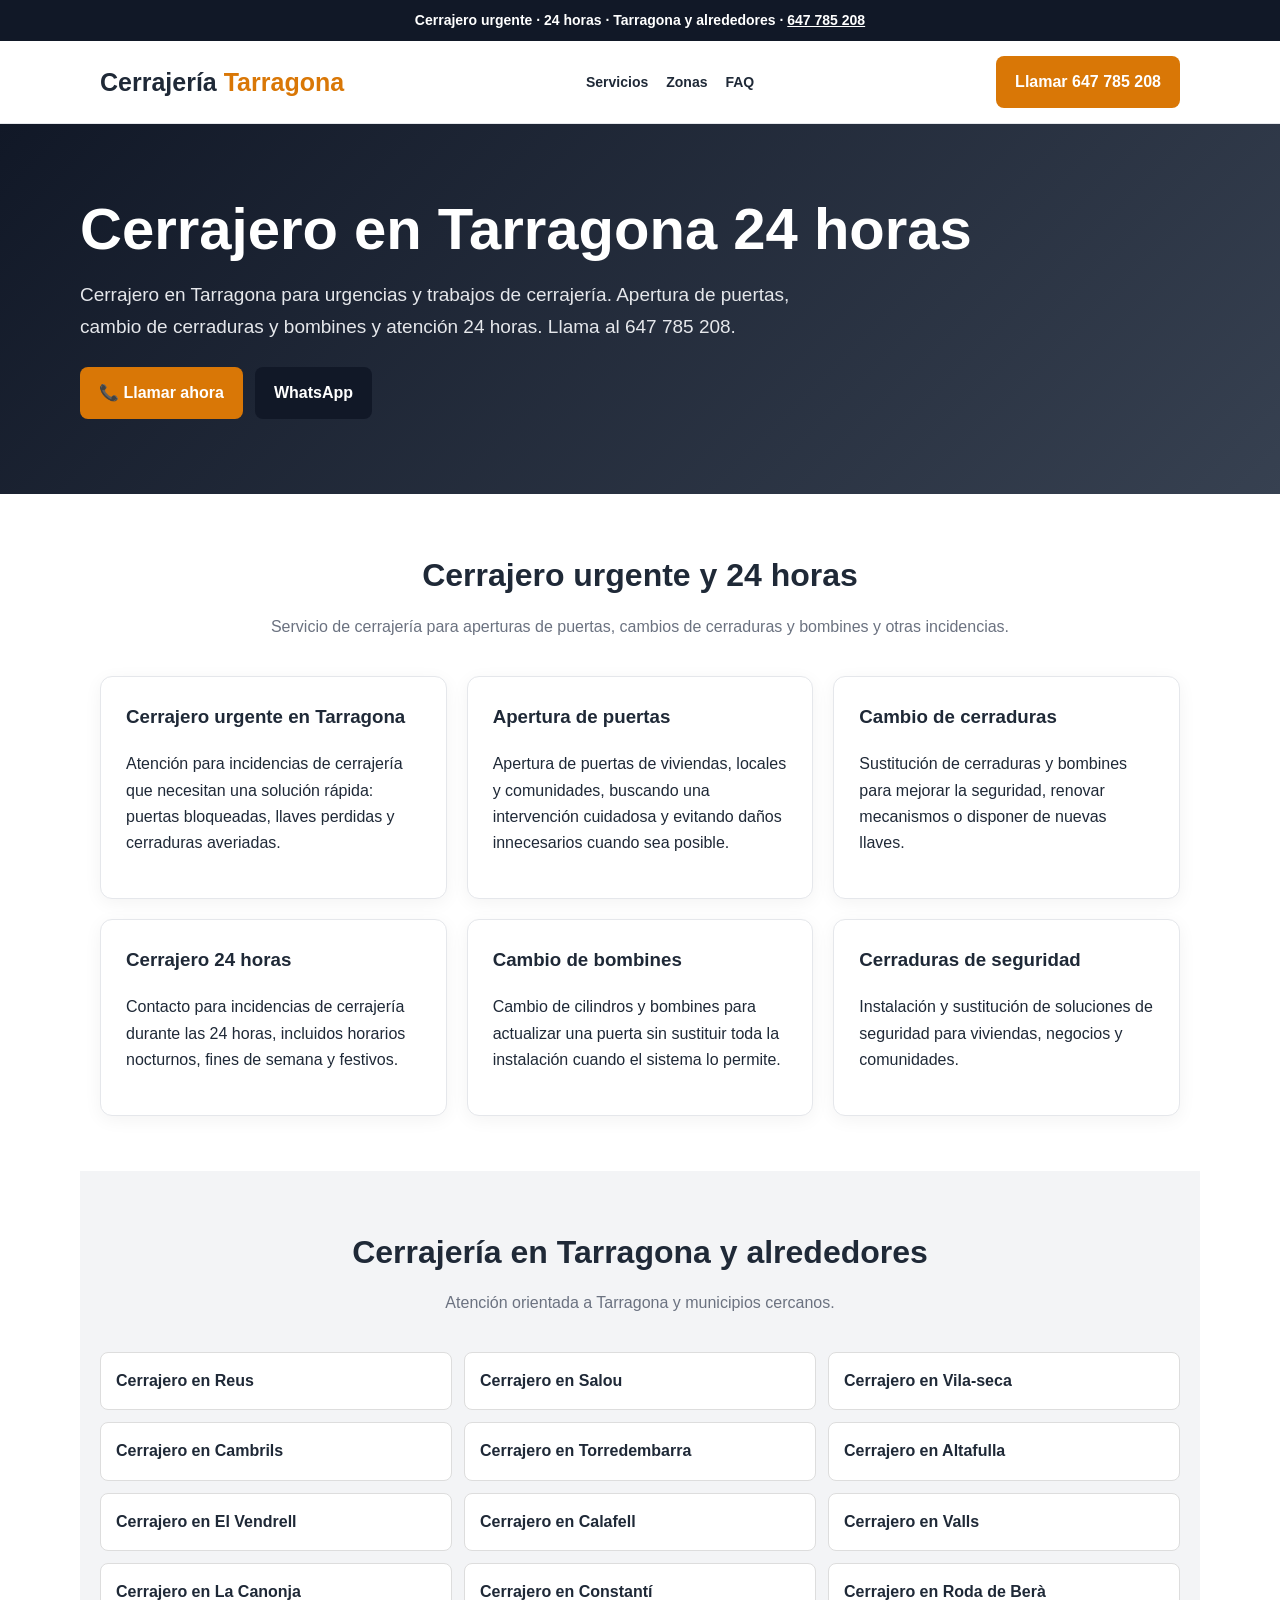
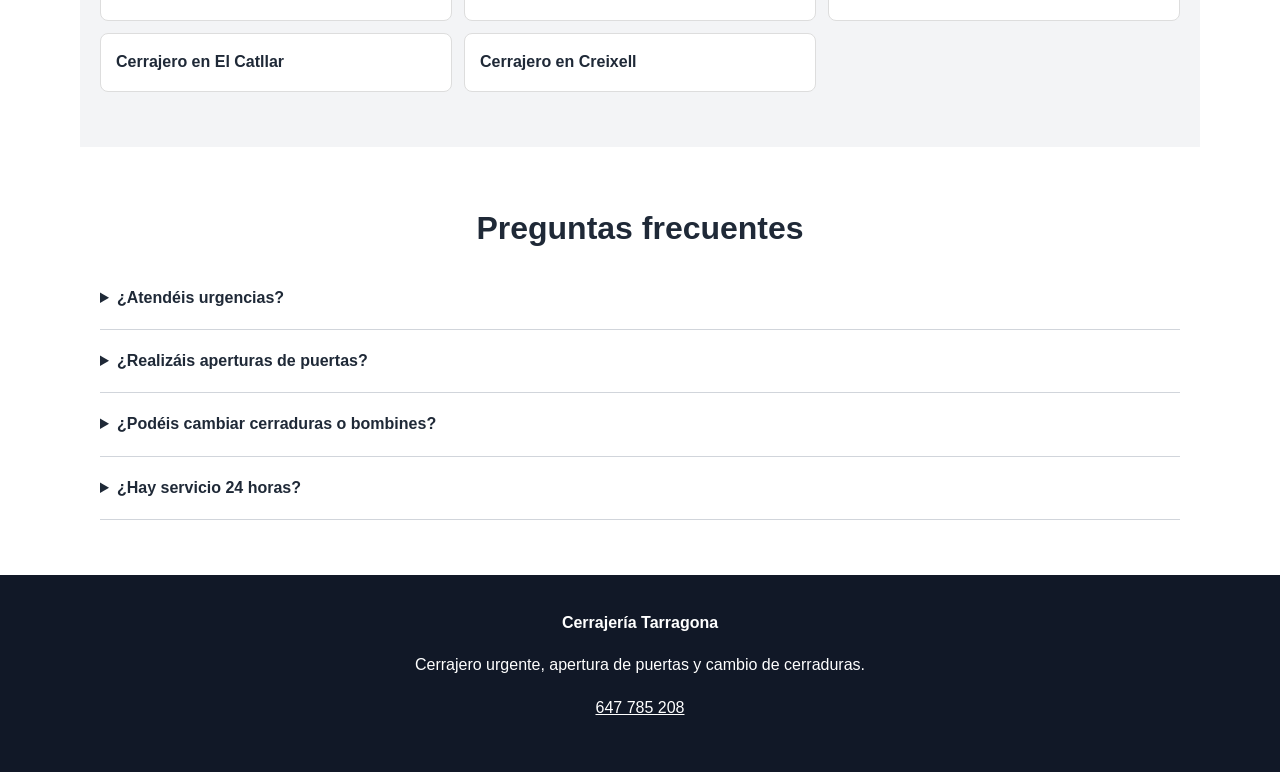
<file: index.html>
<!doctype html><html lang="es"><head>
<meta name="google-site-verification" content="i5IrOB_6kKQhUw2s4oigXmDRr3Qr61N-7sP2UrWyQsE" />
<meta charset="utf-8"><meta name="viewport" content="width=device-width,initial-scale=1"><title>Cerrajero Tarragona 24 horas | Apertura de puertas y cambio de cerraduras</title><meta name="description" content="Cerrajero en Tarragona 24 horas. Servicio urgente de apertura de puertas, cambio de cerraduras y bombines. Teléfono 647 785 208."><link rel="canonical" href="https://cerrajeria-tarragona.github.io/cerrajero/"><meta name="robots" content="index,follow"><meta property="og:title" content="Cerrajero Tarragona 24 horas | Apertura de puertas y cambio de cerraduras"><meta property="og:description" content="Cerrajero en Tarragona 24 horas. Servicio urgente de apertura de puertas, cambio de cerraduras y bombines. Teléfono 647 785 208."><meta property="og:url" content="https://cerrajeria-tarragona.github.io/cerrajero/"><link rel="stylesheet" href="style.css"><script type="application/ld+json">{"@context": "https://schema.org", "@type": "Locksmith", "name": "Cerrajero Tarragona", "url": "https://cerrajeria-tarragona.github.io/cerrajero/", "telephone": "+34647785208", "areaServed": {"@type": "City", "name": "Tarragona"}}</script></head><body><div class="top">Cerrajero urgente · 24 horas · Tarragona y alrededores · <a href="tel:+34647785208">647 785 208</a></div><header><nav class="nav"><a class="logo" href="https://cerrajeria-tarragona.github.io/cerrajero/">Cerrajería <span>Tarragona</span></a><div class="navlinks"><a href="https://cerrajeria-tarragona.github.io/cerrajero/#servicios">Servicios</a><a href="https://cerrajeria-tarragona.github.io/cerrajero/#zonas">Zonas</a><a href="https://cerrajeria-tarragona.github.io/cerrajero/#faq">FAQ</a></div><a class="btn" href="tel:+34647785208">Llamar 647 785 208</a></nav></header><section class="hero"><div class="hero-inner"><h1>Cerrajero en Tarragona 24 horas</h1><p>Cerrajero en Tarragona para urgencias y trabajos de cerrajería. Apertura de puertas, cambio de cerraduras y bombines y atención 24 horas. Llama al 647 785 208.</p><div class="actions"><a class="btn" href="tel:+34647785208">📞 Llamar ahora</a><a class="btn dark" href="https://wa.me/34647785208">WhatsApp</a></div></div></section><section class="section" id="servicios"><h2>Cerrajero urgente y 24 horas</h2><p class="lead">Servicio de cerrajería para aperturas de puertas, cambios de cerraduras y bombines y otras incidencias.</p><div class="grid"><article class="card"><h3>Cerrajero urgente en Tarragona</h3><p>Atención para incidencias de cerrajería que necesitan una solución rápida: puertas bloqueadas, llaves perdidas y cerraduras averiadas.</p></article><article class="card"><h3>Apertura de puertas</h3><p>Apertura de puertas de viviendas, locales y comunidades, buscando una intervención cuidadosa y evitando daños innecesarios cuando sea posible.</p></article><article class="card"><h3>Cambio de cerraduras</h3><p>Sustitución de cerraduras y bombines para mejorar la seguridad, renovar mecanismos o disponer de nuevas llaves.</p></article><article class="card"><h3>Cerrajero 24 horas</h3><p>Contacto para incidencias de cerrajería durante las 24 horas, incluidos horarios nocturnos, fines de semana y festivos.</p></article><article class="card"><h3>Cambio de bombines</h3><p>Cambio de cilindros y bombines para actualizar una puerta sin sustituir toda la instalación cuando el sistema lo permite.</p></article><article class="card"><h3>Cerraduras de seguridad</h3><p>Instalación y sustitución de soluciones de seguridad para viviendas, negocios y comunidades.</p></article></div></section><section class="section band" id="zonas"><h2>Cerrajería en Tarragona y alrededores</h2><p class="lead">Atención orientada a Tarragona y municipios cercanos.</p><div class="local-grid"><a href="https://cerrajeria-tarragona.github.io/cerrajero/barrios/reus/">Cerrajero en Reus</a><a href="https://cerrajeria-tarragona.github.io/cerrajero/barrios/salou/">Cerrajero en Salou</a><a href="https://cerrajeria-tarragona.github.io/cerrajero/barrios/vila-seca/">Cerrajero en Vila-seca</a><a href="https://cerrajeria-tarragona.github.io/cerrajero/barrios/cambrils/">Cerrajero en Cambrils</a><a href="https://cerrajeria-tarragona.github.io/cerrajero/barrios/torredembarra/">Cerrajero en Torredembarra</a><a href="https://cerrajeria-tarragona.github.io/cerrajero/barrios/altafulla/">Cerrajero en Altafulla</a><a href="https://cerrajeria-tarragona.github.io/cerrajero/barrios/el-vendrell/">Cerrajero en El Vendrell</a><a href="https://cerrajeria-tarragona.github.io/cerrajero/barrios/calafell/">Cerrajero en Calafell</a><a href="https://cerrajeria-tarragona.github.io/cerrajero/barrios/valls/">Cerrajero en Valls</a><a href="https://cerrajeria-tarragona.github.io/cerrajero/barrios/la-canonja/">Cerrajero en La Canonja</a><a href="https://cerrajeria-tarragona.github.io/cerrajero/barrios/constanti/">Cerrajero en Constantí</a><a href="https://cerrajeria-tarragona.github.io/cerrajero/barrios/roda-de-bera/">Cerrajero en Roda de Berà</a><a href="https://cerrajeria-tarragona.github.io/cerrajero/barrios/el-catllar/">Cerrajero en El Catllar</a><a href="https://cerrajeria-tarragona.github.io/cerrajero/barrios/creixell/">Cerrajero en Creixell</a></div></section><section class="section faq" id="faq"><h2>Preguntas frecuentes</h2><details><summary>¿Atendéis urgencias?</summary><p>Sí. Llama al 647 785 208 para consultar una intervención urgente.</p></details><details><summary>¿Realizáis aperturas de puertas?</summary><p>Sí, según el tipo de cerradura y la incidencia.</p></details><details><summary>¿Podéis cambiar cerraduras o bombines?</summary><p>Sí, realizamos cambios de cerraduras y bombines.</p></details><details><summary>¿Hay servicio 24 horas?</summary><p>Puedes llamar al 647 785 208 para consultar atención 24 horas.</p></details></section><footer><div class="footer-inner"><strong>Cerrajería Tarragona</strong><p>Cerrajero urgente, apertura de puertas y cambio de cerraduras.</p><p><a href="tel:+34647785208" style="color:#fff">647 785 208</a></p></div></footer><div class="sticky"><a class="call" href="tel:+34647785208">📞 Llamar</a><a class="wa" href="https://wa.me/34647785208">WhatsApp</a></div></body></html>
</file>
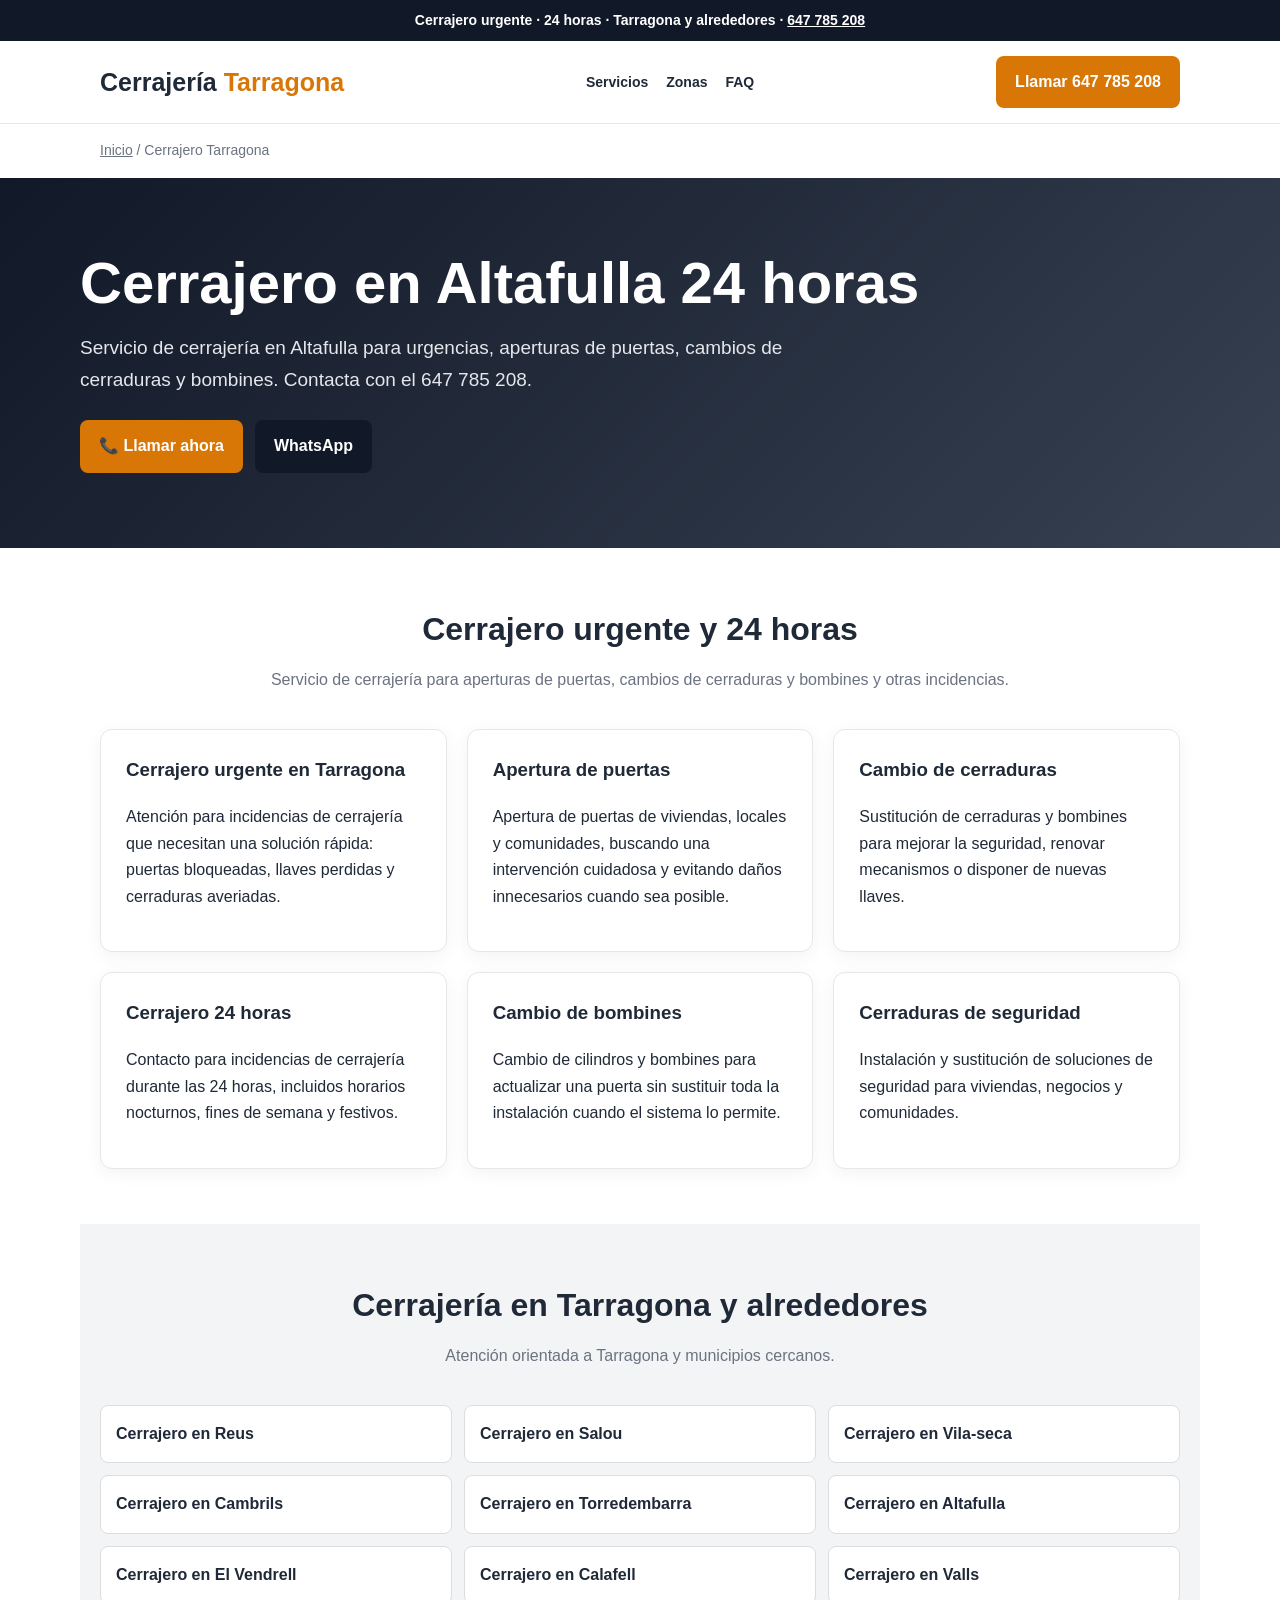
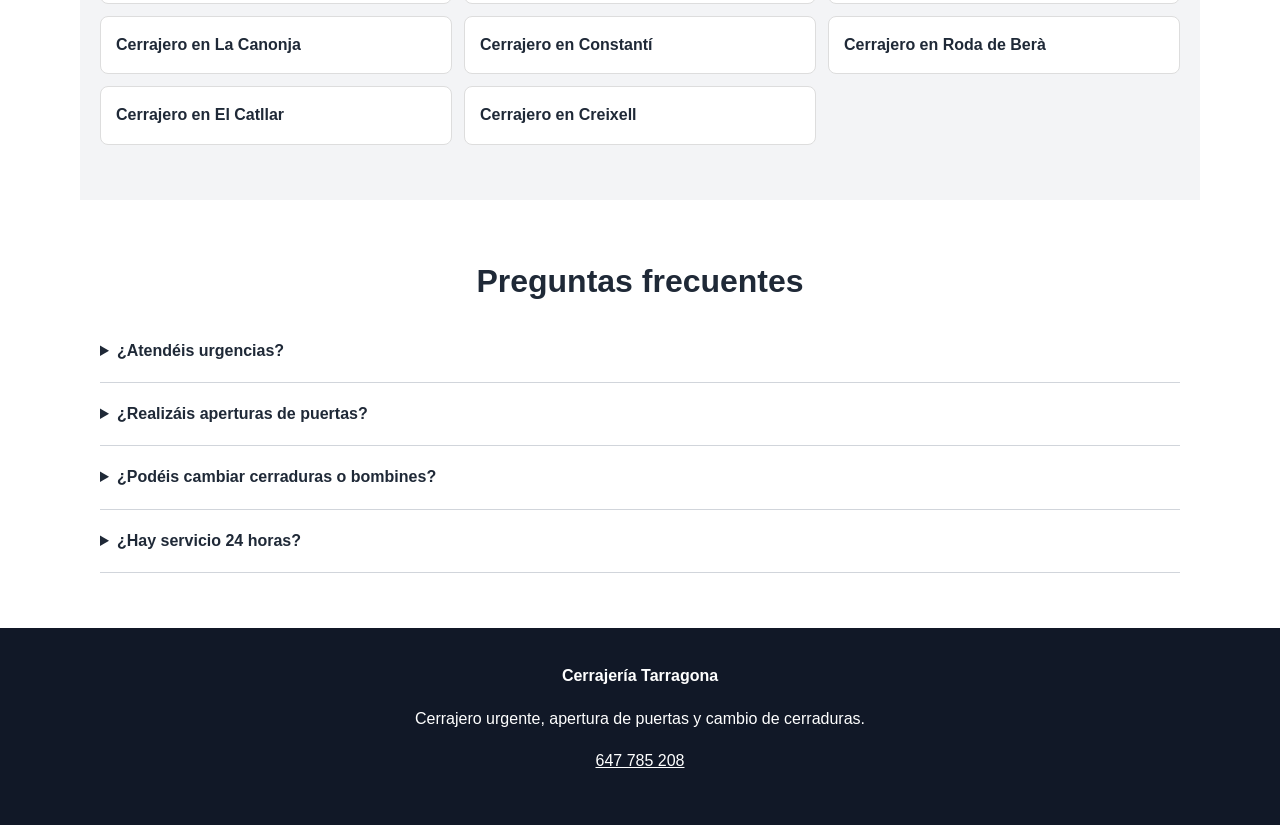
<file: barrios/altafulla/index.html>
<!doctype html><html lang="es"><head><meta charset="utf-8"><meta name="viewport" content="width=device-width,initial-scale=1"><title>Cerrajero en Altafulla 24 horas | Apertura y cambio de cerraduras</title><meta name="description" content="Cerrajero en Altafulla y alrededores. Servicio urgente 24 horas, apertura de puertas, cambio de cerraduras y bombines. Teléfono 647 785 208."><link rel="canonical" href="https://cerrajeria-tarragona.github.io/cerrajero/barrios/altafulla/"><meta name="robots" content="index,follow"><meta property="og:title" content="Cerrajero en Altafulla 24 horas | Apertura y cambio de cerraduras"><meta property="og:description" content="Cerrajero en Altafulla y alrededores. Servicio urgente 24 horas, apertura de puertas, cambio de cerraduras y bombines. Teléfono 647 785 208."><meta property="og:url" content="https://cerrajeria-tarragona.github.io/cerrajero/barrios/altafulla/"><link rel="stylesheet" href="../../style.css"><script type="application/ld+json">{"@context": "https://schema.org", "@type": "Locksmith", "name": "Cerrajero Tarragona", "url": "https://cerrajeria-tarragona.github.io/cerrajero/barrios/altafulla/", "telephone": "+34647785208", "areaServed": {"@type": "City", "name": "Altafulla"}}</script></head><body><div class="top">Cerrajero urgente · 24 horas · Tarragona y alrededores · <a href="tel:+34647785208">647 785 208</a></div><header><nav class="nav"><a class="logo" href="https://cerrajeria-tarragona.github.io/cerrajero/">Cerrajería <span>Tarragona</span></a><div class="navlinks"><a href="https://cerrajeria-tarragona.github.io/cerrajero/#servicios">Servicios</a><a href="https://cerrajeria-tarragona.github.io/cerrajero/#zonas">Zonas</a><a href="https://cerrajeria-tarragona.github.io/cerrajero/#faq">FAQ</a></div><a class="btn" href="tel:+34647785208">Llamar 647 785 208</a></nav></header><div class="breadcrumb"><a href="../../">Inicio</a> / Cerrajero Tarragona</div><section class="hero"><div class="hero-inner"><h1>Cerrajero en Altafulla 24 horas</h1><p>Servicio de cerrajería en Altafulla para urgencias, aperturas de puertas, cambios de cerraduras y bombines. Contacta con el 647 785 208.</p><div class="actions"><a class="btn" href="tel:+34647785208">📞 Llamar ahora</a><a class="btn dark" href="https://wa.me/34647785208">WhatsApp</a></div></div></section><section class="section" id="servicios"><h2>Cerrajero urgente y 24 horas</h2><p class="lead">Servicio de cerrajería para aperturas de puertas, cambios de cerraduras y bombines y otras incidencias.</p><div class="grid"><article class="card"><h3>Cerrajero urgente en Tarragona</h3><p>Atención para incidencias de cerrajería que necesitan una solución rápida: puertas bloqueadas, llaves perdidas y cerraduras averiadas.</p></article><article class="card"><h3>Apertura de puertas</h3><p>Apertura de puertas de viviendas, locales y comunidades, buscando una intervención cuidadosa y evitando daños innecesarios cuando sea posible.</p></article><article class="card"><h3>Cambio de cerraduras</h3><p>Sustitución de cerraduras y bombines para mejorar la seguridad, renovar mecanismos o disponer de nuevas llaves.</p></article><article class="card"><h3>Cerrajero 24 horas</h3><p>Contacto para incidencias de cerrajería durante las 24 horas, incluidos horarios nocturnos, fines de semana y festivos.</p></article><article class="card"><h3>Cambio de bombines</h3><p>Cambio de cilindros y bombines para actualizar una puerta sin sustituir toda la instalación cuando el sistema lo permite.</p></article><article class="card"><h3>Cerraduras de seguridad</h3><p>Instalación y sustitución de soluciones de seguridad para viviendas, negocios y comunidades.</p></article></div></section><section class="section band" id="zonas"><h2>Cerrajería en Tarragona y alrededores</h2><p class="lead">Atención orientada a Tarragona y municipios cercanos.</p><div class="local-grid"><a href="https://cerrajeria-tarragona.github.io/cerrajero/barrios/reus/">Cerrajero en Reus</a><a href="https://cerrajeria-tarragona.github.io/cerrajero/barrios/salou/">Cerrajero en Salou</a><a href="https://cerrajeria-tarragona.github.io/cerrajero/barrios/vila-seca/">Cerrajero en Vila-seca</a><a href="https://cerrajeria-tarragona.github.io/cerrajero/barrios/cambrils/">Cerrajero en Cambrils</a><a href="https://cerrajeria-tarragona.github.io/cerrajero/barrios/torredembarra/">Cerrajero en Torredembarra</a><a href="https://cerrajeria-tarragona.github.io/cerrajero/barrios/altafulla/">Cerrajero en Altafulla</a><a href="https://cerrajeria-tarragona.github.io/cerrajero/barrios/el-vendrell/">Cerrajero en El Vendrell</a><a href="https://cerrajeria-tarragona.github.io/cerrajero/barrios/calafell/">Cerrajero en Calafell</a><a href="https://cerrajeria-tarragona.github.io/cerrajero/barrios/valls/">Cerrajero en Valls</a><a href="https://cerrajeria-tarragona.github.io/cerrajero/barrios/la-canonja/">Cerrajero en La Canonja</a><a href="https://cerrajeria-tarragona.github.io/cerrajero/barrios/constanti/">Cerrajero en Constantí</a><a href="https://cerrajeria-tarragona.github.io/cerrajero/barrios/roda-de-bera/">Cerrajero en Roda de Berà</a><a href="https://cerrajeria-tarragona.github.io/cerrajero/barrios/el-catllar/">Cerrajero en El Catllar</a><a href="https://cerrajeria-tarragona.github.io/cerrajero/barrios/creixell/">Cerrajero en Creixell</a></div></section><section class="section faq" id="faq"><h2>Preguntas frecuentes</h2><details><summary>¿Atendéis urgencias?</summary><p>Sí. Llama al 647 785 208 para consultar una intervención urgente.</p></details><details><summary>¿Realizáis aperturas de puertas?</summary><p>Sí, según el tipo de cerradura y la incidencia.</p></details><details><summary>¿Podéis cambiar cerraduras o bombines?</summary><p>Sí, realizamos cambios de cerraduras y bombines.</p></details><details><summary>¿Hay servicio 24 horas?</summary><p>Puedes llamar al 647 785 208 para consultar atención 24 horas.</p></details></section><footer><div class="footer-inner"><strong>Cerrajería Tarragona</strong><p>Cerrajero urgente, apertura de puertas y cambio de cerraduras.</p><p><a href="tel:+34647785208" style="color:#fff">647 785 208</a></p></div></footer><div class="sticky"><a class="call" href="tel:+34647785208">📞 Llamar</a><a class="wa" href="https://wa.me/34647785208">WhatsApp</a></div></body></html>
</file>
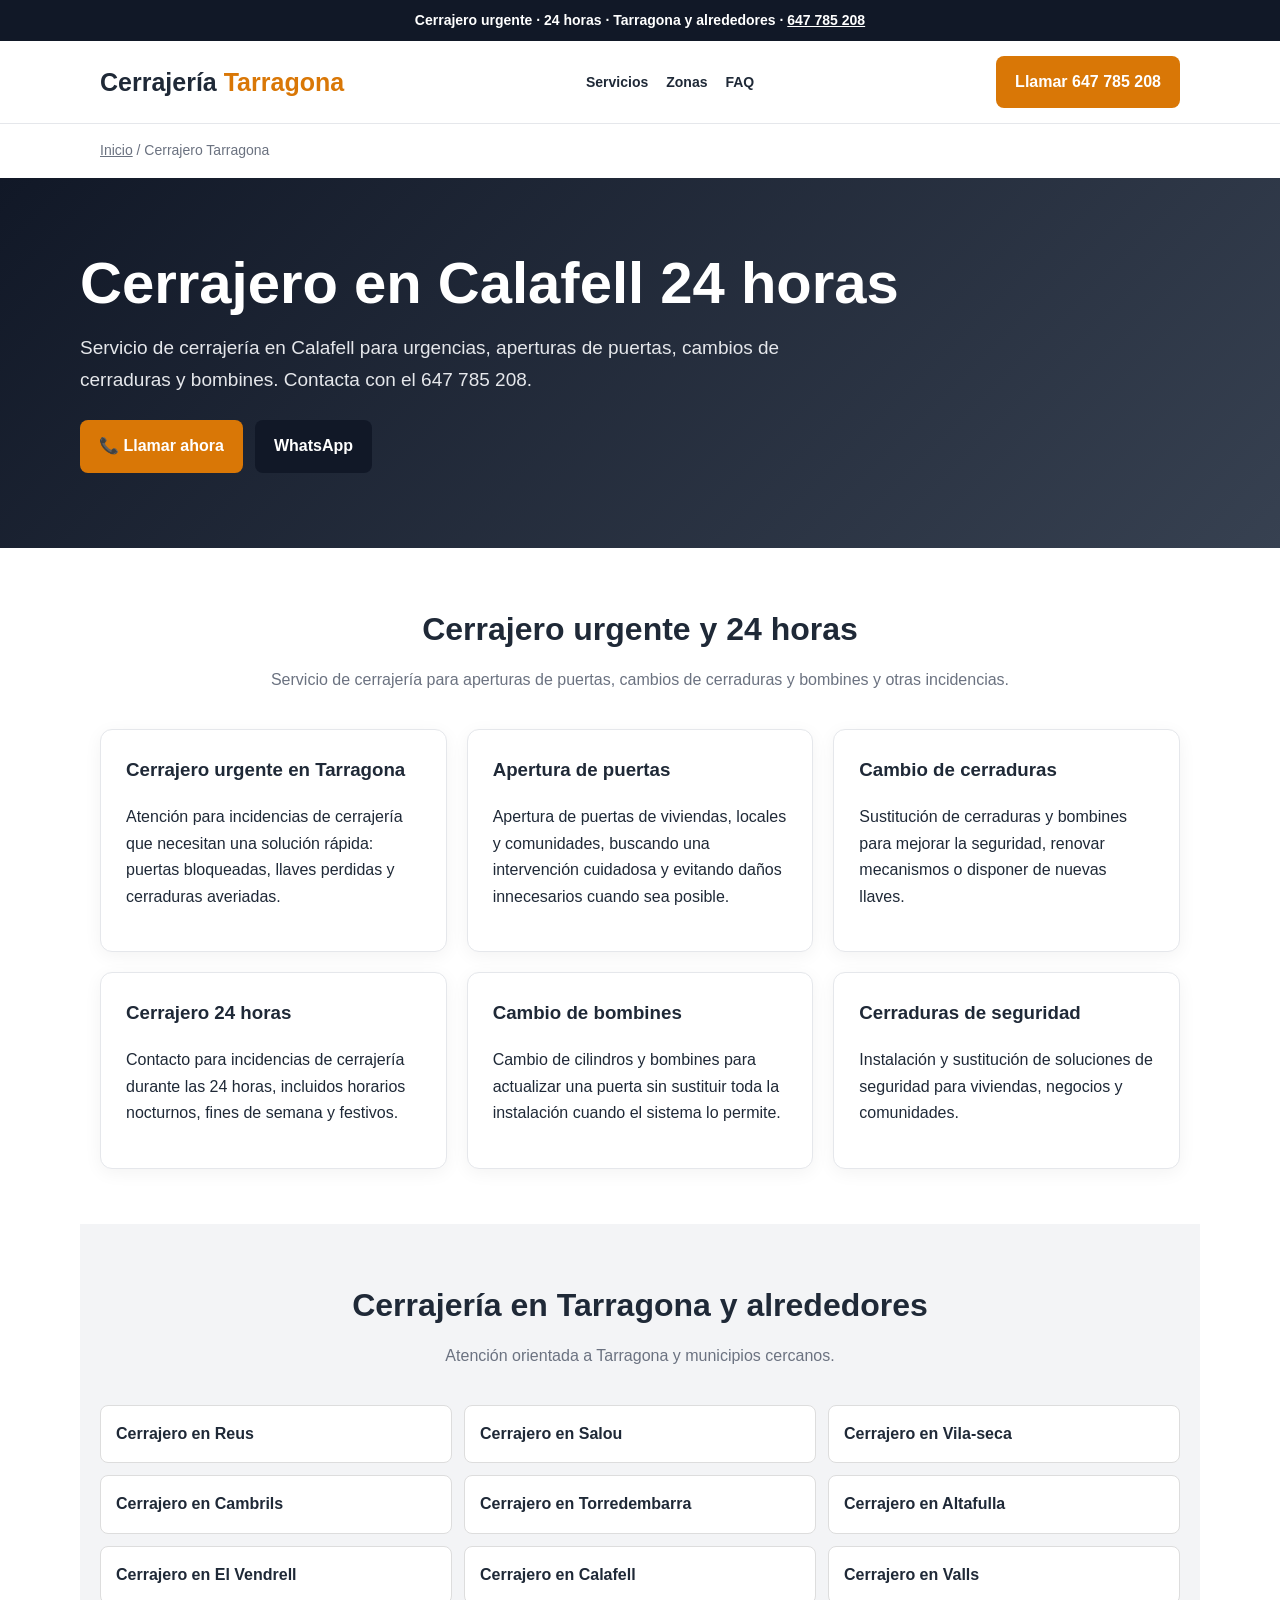
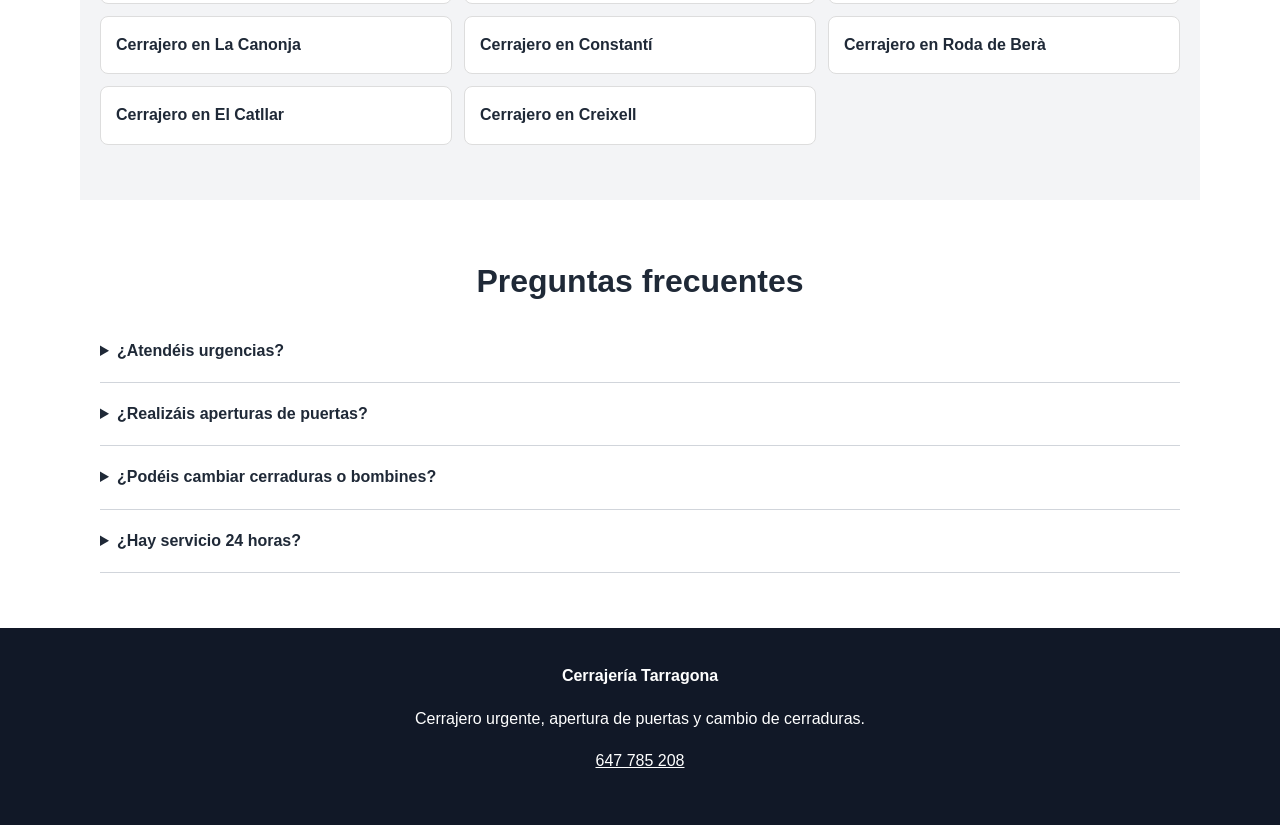
<file: barrios/calafell/index.html>
<!doctype html><html lang="es"><head><meta charset="utf-8"><meta name="viewport" content="width=device-width,initial-scale=1"><title>Cerrajero en Calafell 24 horas | Apertura y cambio de cerraduras</title><meta name="description" content="Cerrajero en Calafell y alrededores. Servicio urgente 24 horas, apertura de puertas, cambio de cerraduras y bombines. Teléfono 647 785 208."><link rel="canonical" href="https://cerrajeria-tarragona.github.io/cerrajero/barrios/calafell/"><meta name="robots" content="index,follow"><meta property="og:title" content="Cerrajero en Calafell 24 horas | Apertura y cambio de cerraduras"><meta property="og:description" content="Cerrajero en Calafell y alrededores. Servicio urgente 24 horas, apertura de puertas, cambio de cerraduras y bombines. Teléfono 647 785 208."><meta property="og:url" content="https://cerrajeria-tarragona.github.io/cerrajero/barrios/calafell/"><link rel="stylesheet" href="../../style.css"><script type="application/ld+json">{"@context": "https://schema.org", "@type": "Locksmith", "name": "Cerrajero Tarragona", "url": "https://cerrajeria-tarragona.github.io/cerrajero/barrios/calafell/", "telephone": "+34647785208", "areaServed": {"@type": "City", "name": "Calafell"}}</script></head><body><div class="top">Cerrajero urgente · 24 horas · Tarragona y alrededores · <a href="tel:+34647785208">647 785 208</a></div><header><nav class="nav"><a class="logo" href="https://cerrajeria-tarragona.github.io/cerrajero/">Cerrajería <span>Tarragona</span></a><div class="navlinks"><a href="https://cerrajeria-tarragona.github.io/cerrajero/#servicios">Servicios</a><a href="https://cerrajeria-tarragona.github.io/cerrajero/#zonas">Zonas</a><a href="https://cerrajeria-tarragona.github.io/cerrajero/#faq">FAQ</a></div><a class="btn" href="tel:+34647785208">Llamar 647 785 208</a></nav></header><div class="breadcrumb"><a href="../../">Inicio</a> / Cerrajero Tarragona</div><section class="hero"><div class="hero-inner"><h1>Cerrajero en Calafell 24 horas</h1><p>Servicio de cerrajería en Calafell para urgencias, aperturas de puertas, cambios de cerraduras y bombines. Contacta con el 647 785 208.</p><div class="actions"><a class="btn" href="tel:+34647785208">📞 Llamar ahora</a><a class="btn dark" href="https://wa.me/34647785208">WhatsApp</a></div></div></section><section class="section" id="servicios"><h2>Cerrajero urgente y 24 horas</h2><p class="lead">Servicio de cerrajería para aperturas de puertas, cambios de cerraduras y bombines y otras incidencias.</p><div class="grid"><article class="card"><h3>Cerrajero urgente en Tarragona</h3><p>Atención para incidencias de cerrajería que necesitan una solución rápida: puertas bloqueadas, llaves perdidas y cerraduras averiadas.</p></article><article class="card"><h3>Apertura de puertas</h3><p>Apertura de puertas de viviendas, locales y comunidades, buscando una intervención cuidadosa y evitando daños innecesarios cuando sea posible.</p></article><article class="card"><h3>Cambio de cerraduras</h3><p>Sustitución de cerraduras y bombines para mejorar la seguridad, renovar mecanismos o disponer de nuevas llaves.</p></article><article class="card"><h3>Cerrajero 24 horas</h3><p>Contacto para incidencias de cerrajería durante las 24 horas, incluidos horarios nocturnos, fines de semana y festivos.</p></article><article class="card"><h3>Cambio de bombines</h3><p>Cambio de cilindros y bombines para actualizar una puerta sin sustituir toda la instalación cuando el sistema lo permite.</p></article><article class="card"><h3>Cerraduras de seguridad</h3><p>Instalación y sustitución de soluciones de seguridad para viviendas, negocios y comunidades.</p></article></div></section><section class="section band" id="zonas"><h2>Cerrajería en Tarragona y alrededores</h2><p class="lead">Atención orientada a Tarragona y municipios cercanos.</p><div class="local-grid"><a href="https://cerrajeria-tarragona.github.io/cerrajero/barrios/reus/">Cerrajero en Reus</a><a href="https://cerrajeria-tarragona.github.io/cerrajero/barrios/salou/">Cerrajero en Salou</a><a href="https://cerrajeria-tarragona.github.io/cerrajero/barrios/vila-seca/">Cerrajero en Vila-seca</a><a href="https://cerrajeria-tarragona.github.io/cerrajero/barrios/cambrils/">Cerrajero en Cambrils</a><a href="https://cerrajeria-tarragona.github.io/cerrajero/barrios/torredembarra/">Cerrajero en Torredembarra</a><a href="https://cerrajeria-tarragona.github.io/cerrajero/barrios/altafulla/">Cerrajero en Altafulla</a><a href="https://cerrajeria-tarragona.github.io/cerrajero/barrios/el-vendrell/">Cerrajero en El Vendrell</a><a href="https://cerrajeria-tarragona.github.io/cerrajero/barrios/calafell/">Cerrajero en Calafell</a><a href="https://cerrajeria-tarragona.github.io/cerrajero/barrios/valls/">Cerrajero en Valls</a><a href="https://cerrajeria-tarragona.github.io/cerrajero/barrios/la-canonja/">Cerrajero en La Canonja</a><a href="https://cerrajeria-tarragona.github.io/cerrajero/barrios/constanti/">Cerrajero en Constantí</a><a href="https://cerrajeria-tarragona.github.io/cerrajero/barrios/roda-de-bera/">Cerrajero en Roda de Berà</a><a href="https://cerrajeria-tarragona.github.io/cerrajero/barrios/el-catllar/">Cerrajero en El Catllar</a><a href="https://cerrajeria-tarragona.github.io/cerrajero/barrios/creixell/">Cerrajero en Creixell</a></div></section><section class="section faq" id="faq"><h2>Preguntas frecuentes</h2><details><summary>¿Atendéis urgencias?</summary><p>Sí. Llama al 647 785 208 para consultar una intervención urgente.</p></details><details><summary>¿Realizáis aperturas de puertas?</summary><p>Sí, según el tipo de cerradura y la incidencia.</p></details><details><summary>¿Podéis cambiar cerraduras o bombines?</summary><p>Sí, realizamos cambios de cerraduras y bombines.</p></details><details><summary>¿Hay servicio 24 horas?</summary><p>Puedes llamar al 647 785 208 para consultar atención 24 horas.</p></details></section><footer><div class="footer-inner"><strong>Cerrajería Tarragona</strong><p>Cerrajero urgente, apertura de puertas y cambio de cerraduras.</p><p><a href="tel:+34647785208" style="color:#fff">647 785 208</a></p></div></footer><div class="sticky"><a class="call" href="tel:+34647785208">📞 Llamar</a><a class="wa" href="https://wa.me/34647785208">WhatsApp</a></div></body></html>
</file>
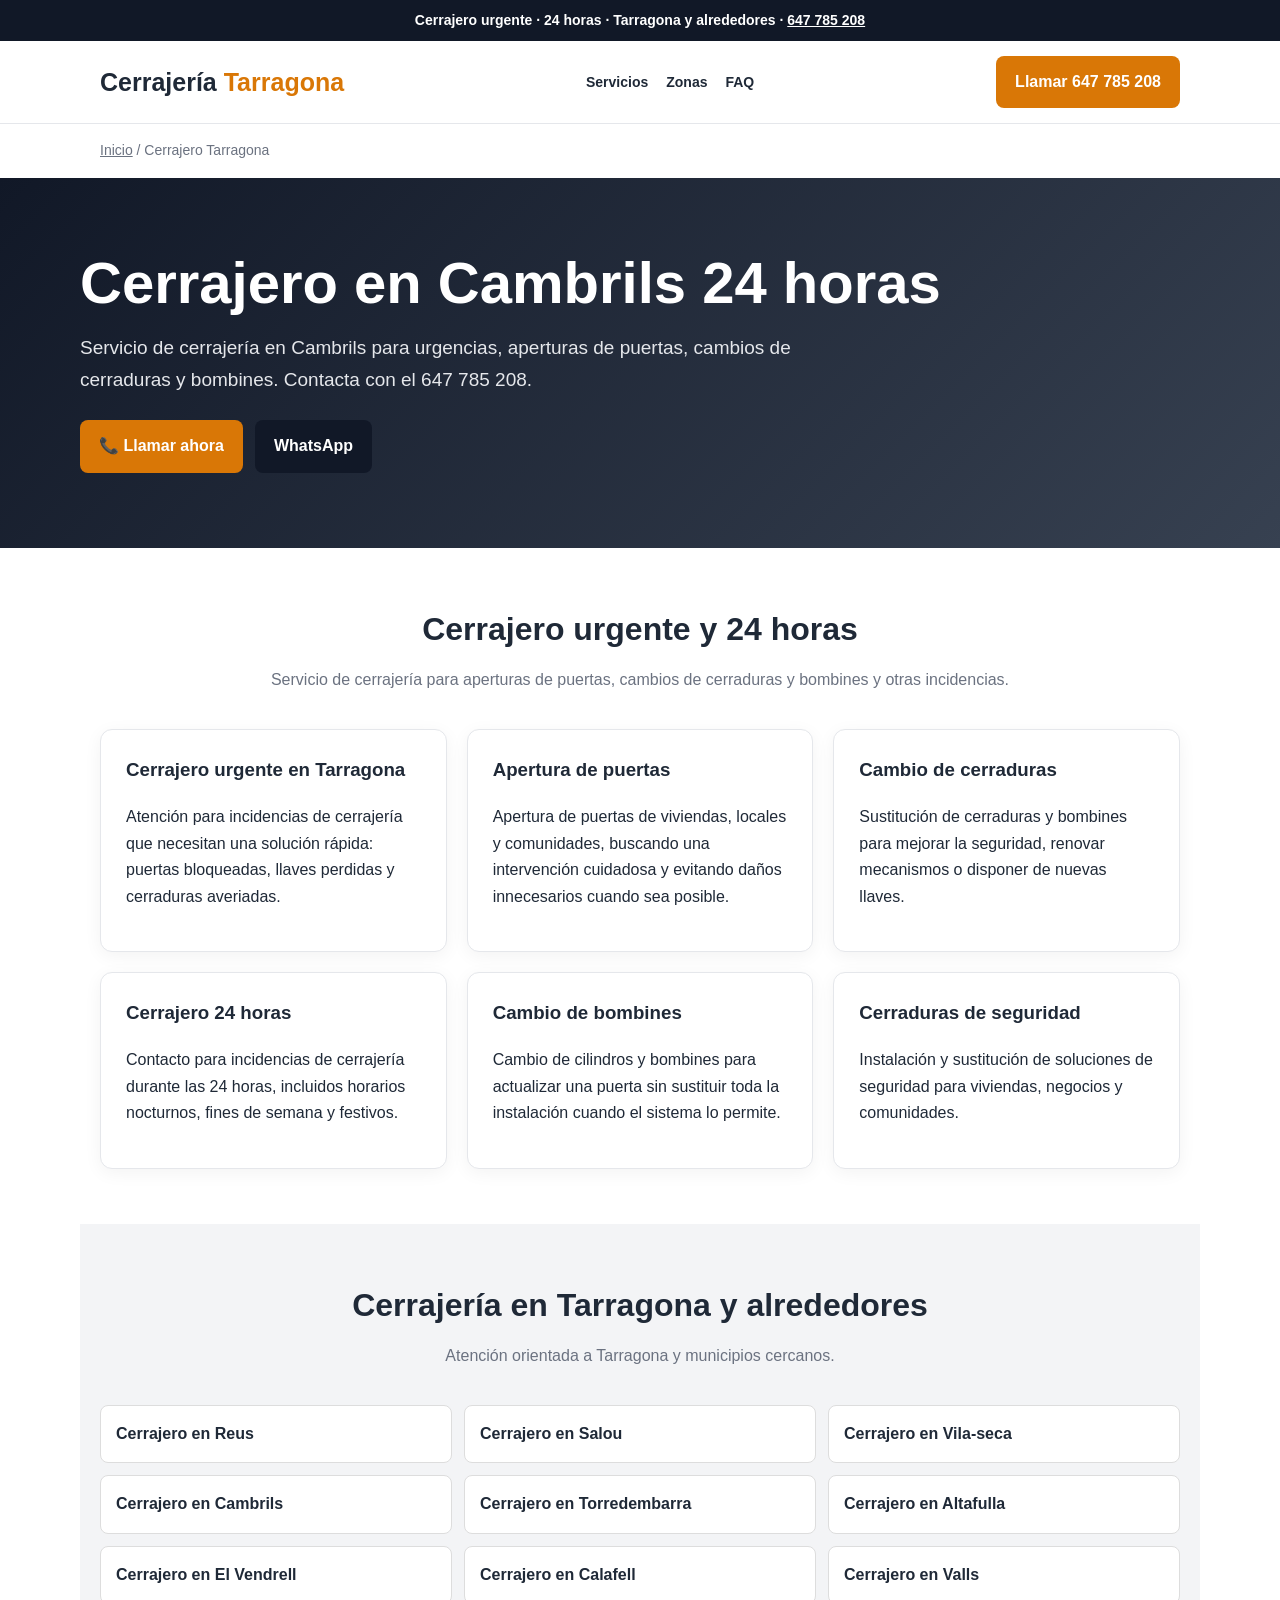
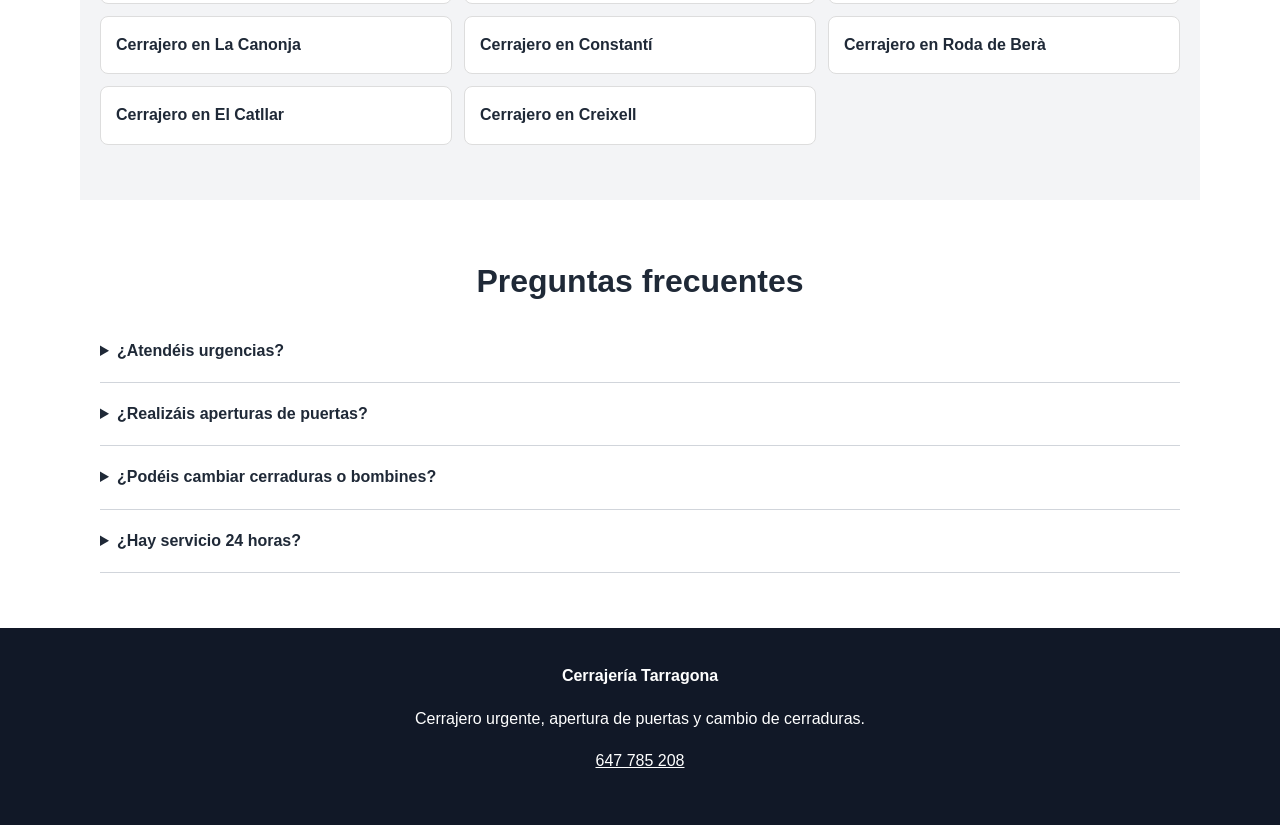
<file: barrios/cambrils/index.html>
<!doctype html><html lang="es"><head><meta charset="utf-8"><meta name="viewport" content="width=device-width,initial-scale=1"><title>Cerrajero en Cambrils 24 horas | Apertura y cambio de cerraduras</title><meta name="description" content="Cerrajero en Cambrils y alrededores. Servicio urgente 24 horas, apertura de puertas, cambio de cerraduras y bombines. Teléfono 647 785 208."><link rel="canonical" href="https://cerrajeria-tarragona.github.io/cerrajero/barrios/cambrils/"><meta name="robots" content="index,follow"><meta property="og:title" content="Cerrajero en Cambrils 24 horas | Apertura y cambio de cerraduras"><meta property="og:description" content="Cerrajero en Cambrils y alrededores. Servicio urgente 24 horas, apertura de puertas, cambio de cerraduras y bombines. Teléfono 647 785 208."><meta property="og:url" content="https://cerrajeria-tarragona.github.io/cerrajero/barrios/cambrils/"><link rel="stylesheet" href="../../style.css"><script type="application/ld+json">{"@context": "https://schema.org", "@type": "Locksmith", "name": "Cerrajero Tarragona", "url": "https://cerrajeria-tarragona.github.io/cerrajero/barrios/cambrils/", "telephone": "+34647785208", "areaServed": {"@type": "City", "name": "Cambrils"}}</script></head><body><div class="top">Cerrajero urgente · 24 horas · Tarragona y alrededores · <a href="tel:+34647785208">647 785 208</a></div><header><nav class="nav"><a class="logo" href="https://cerrajeria-tarragona.github.io/cerrajero/">Cerrajería <span>Tarragona</span></a><div class="navlinks"><a href="https://cerrajeria-tarragona.github.io/cerrajero/#servicios">Servicios</a><a href="https://cerrajeria-tarragona.github.io/cerrajero/#zonas">Zonas</a><a href="https://cerrajeria-tarragona.github.io/cerrajero/#faq">FAQ</a></div><a class="btn" href="tel:+34647785208">Llamar 647 785 208</a></nav></header><div class="breadcrumb"><a href="../../">Inicio</a> / Cerrajero Tarragona</div><section class="hero"><div class="hero-inner"><h1>Cerrajero en Cambrils 24 horas</h1><p>Servicio de cerrajería en Cambrils para urgencias, aperturas de puertas, cambios de cerraduras y bombines. Contacta con el 647 785 208.</p><div class="actions"><a class="btn" href="tel:+34647785208">📞 Llamar ahora</a><a class="btn dark" href="https://wa.me/34647785208">WhatsApp</a></div></div></section><section class="section" id="servicios"><h2>Cerrajero urgente y 24 horas</h2><p class="lead">Servicio de cerrajería para aperturas de puertas, cambios de cerraduras y bombines y otras incidencias.</p><div class="grid"><article class="card"><h3>Cerrajero urgente en Tarragona</h3><p>Atención para incidencias de cerrajería que necesitan una solución rápida: puertas bloqueadas, llaves perdidas y cerraduras averiadas.</p></article><article class="card"><h3>Apertura de puertas</h3><p>Apertura de puertas de viviendas, locales y comunidades, buscando una intervención cuidadosa y evitando daños innecesarios cuando sea posible.</p></article><article class="card"><h3>Cambio de cerraduras</h3><p>Sustitución de cerraduras y bombines para mejorar la seguridad, renovar mecanismos o disponer de nuevas llaves.</p></article><article class="card"><h3>Cerrajero 24 horas</h3><p>Contacto para incidencias de cerrajería durante las 24 horas, incluidos horarios nocturnos, fines de semana y festivos.</p></article><article class="card"><h3>Cambio de bombines</h3><p>Cambio de cilindros y bombines para actualizar una puerta sin sustituir toda la instalación cuando el sistema lo permite.</p></article><article class="card"><h3>Cerraduras de seguridad</h3><p>Instalación y sustitución de soluciones de seguridad para viviendas, negocios y comunidades.</p></article></div></section><section class="section band" id="zonas"><h2>Cerrajería en Tarragona y alrededores</h2><p class="lead">Atención orientada a Tarragona y municipios cercanos.</p><div class="local-grid"><a href="https://cerrajeria-tarragona.github.io/cerrajero/barrios/reus/">Cerrajero en Reus</a><a href="https://cerrajeria-tarragona.github.io/cerrajero/barrios/salou/">Cerrajero en Salou</a><a href="https://cerrajeria-tarragona.github.io/cerrajero/barrios/vila-seca/">Cerrajero en Vila-seca</a><a href="https://cerrajeria-tarragona.github.io/cerrajero/barrios/cambrils/">Cerrajero en Cambrils</a><a href="https://cerrajeria-tarragona.github.io/cerrajero/barrios/torredembarra/">Cerrajero en Torredembarra</a><a href="https://cerrajeria-tarragona.github.io/cerrajero/barrios/altafulla/">Cerrajero en Altafulla</a><a href="https://cerrajeria-tarragona.github.io/cerrajero/barrios/el-vendrell/">Cerrajero en El Vendrell</a><a href="https://cerrajeria-tarragona.github.io/cerrajero/barrios/calafell/">Cerrajero en Calafell</a><a href="https://cerrajeria-tarragona.github.io/cerrajero/barrios/valls/">Cerrajero en Valls</a><a href="https://cerrajeria-tarragona.github.io/cerrajero/barrios/la-canonja/">Cerrajero en La Canonja</a><a href="https://cerrajeria-tarragona.github.io/cerrajero/barrios/constanti/">Cerrajero en Constantí</a><a href="https://cerrajeria-tarragona.github.io/cerrajero/barrios/roda-de-bera/">Cerrajero en Roda de Berà</a><a href="https://cerrajeria-tarragona.github.io/cerrajero/barrios/el-catllar/">Cerrajero en El Catllar</a><a href="https://cerrajeria-tarragona.github.io/cerrajero/barrios/creixell/">Cerrajero en Creixell</a></div></section><section class="section faq" id="faq"><h2>Preguntas frecuentes</h2><details><summary>¿Atendéis urgencias?</summary><p>Sí. Llama al 647 785 208 para consultar una intervención urgente.</p></details><details><summary>¿Realizáis aperturas de puertas?</summary><p>Sí, según el tipo de cerradura y la incidencia.</p></details><details><summary>¿Podéis cambiar cerraduras o bombines?</summary><p>Sí, realizamos cambios de cerraduras y bombines.</p></details><details><summary>¿Hay servicio 24 horas?</summary><p>Puedes llamar al 647 785 208 para consultar atención 24 horas.</p></details></section><footer><div class="footer-inner"><strong>Cerrajería Tarragona</strong><p>Cerrajero urgente, apertura de puertas y cambio de cerraduras.</p><p><a href="tel:+34647785208" style="color:#fff">647 785 208</a></p></div></footer><div class="sticky"><a class="call" href="tel:+34647785208">📞 Llamar</a><a class="wa" href="https://wa.me/34647785208">WhatsApp</a></div></body></html>
</file>
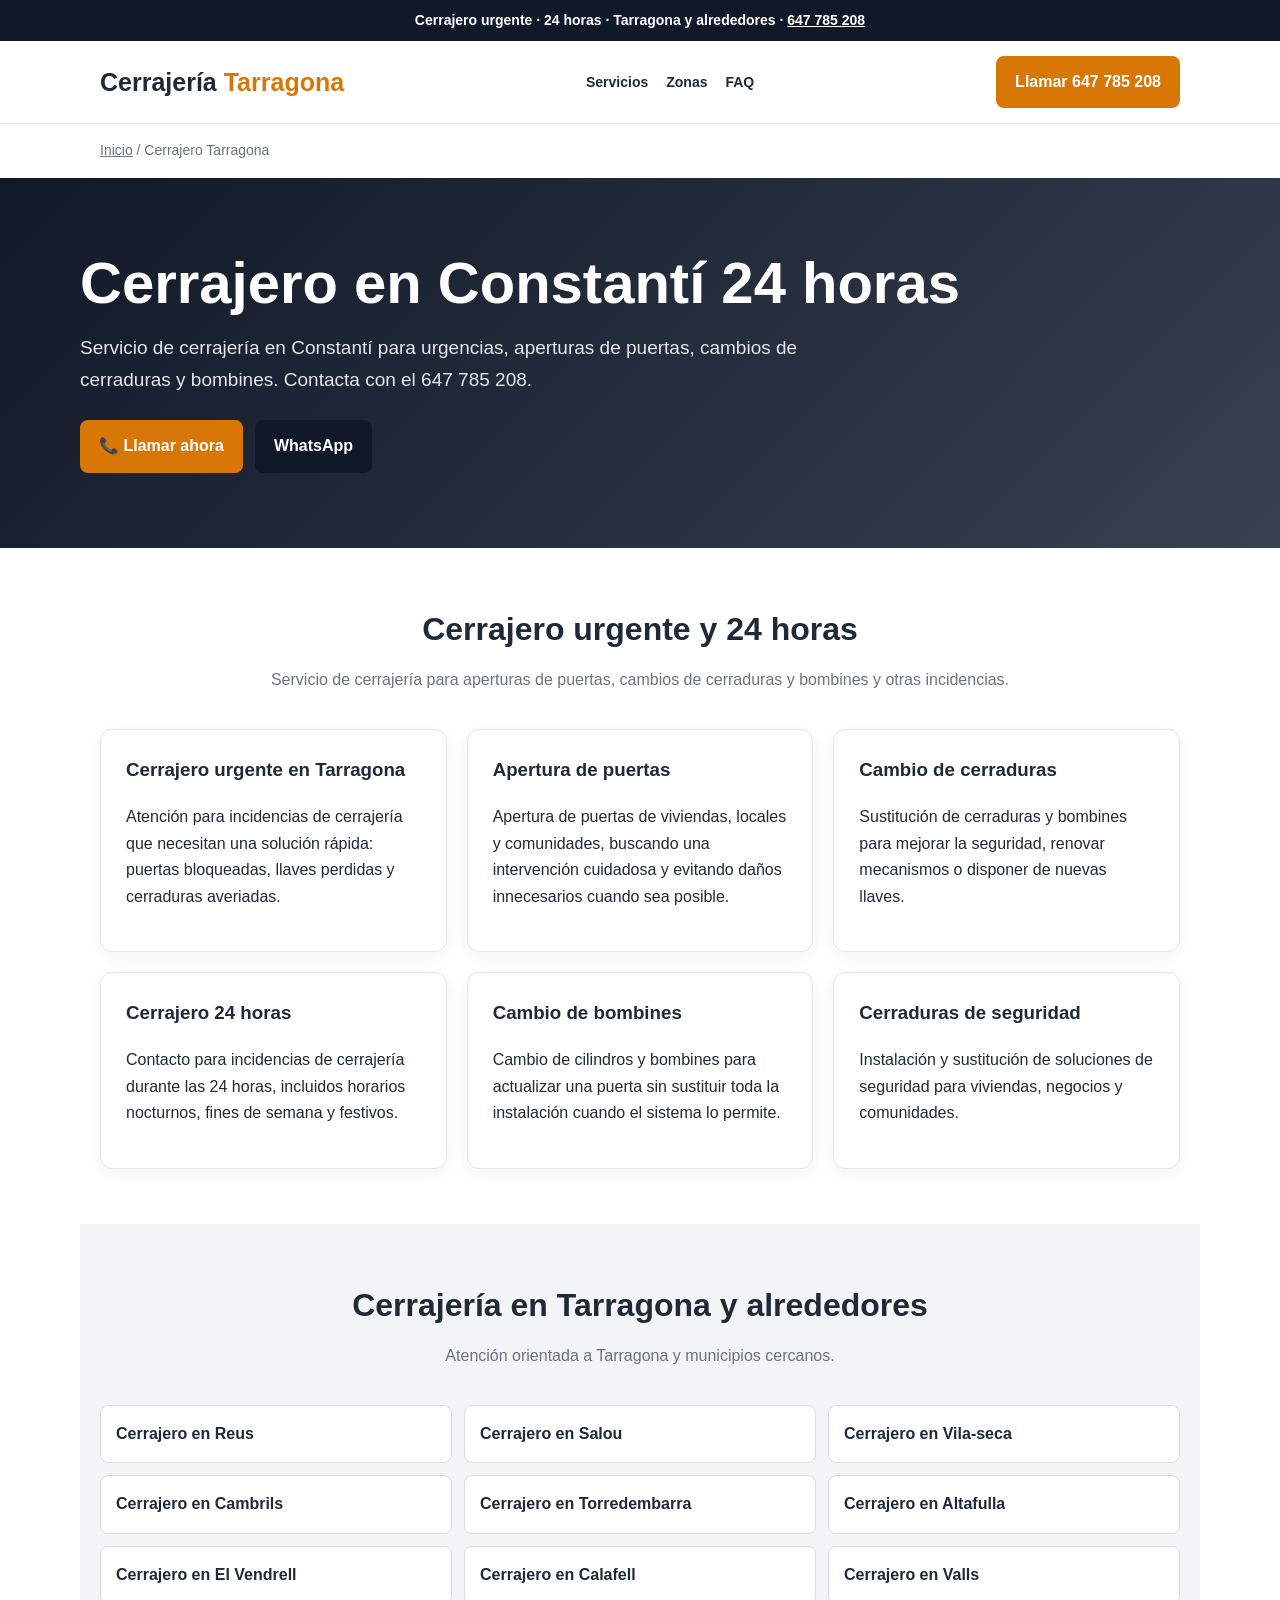
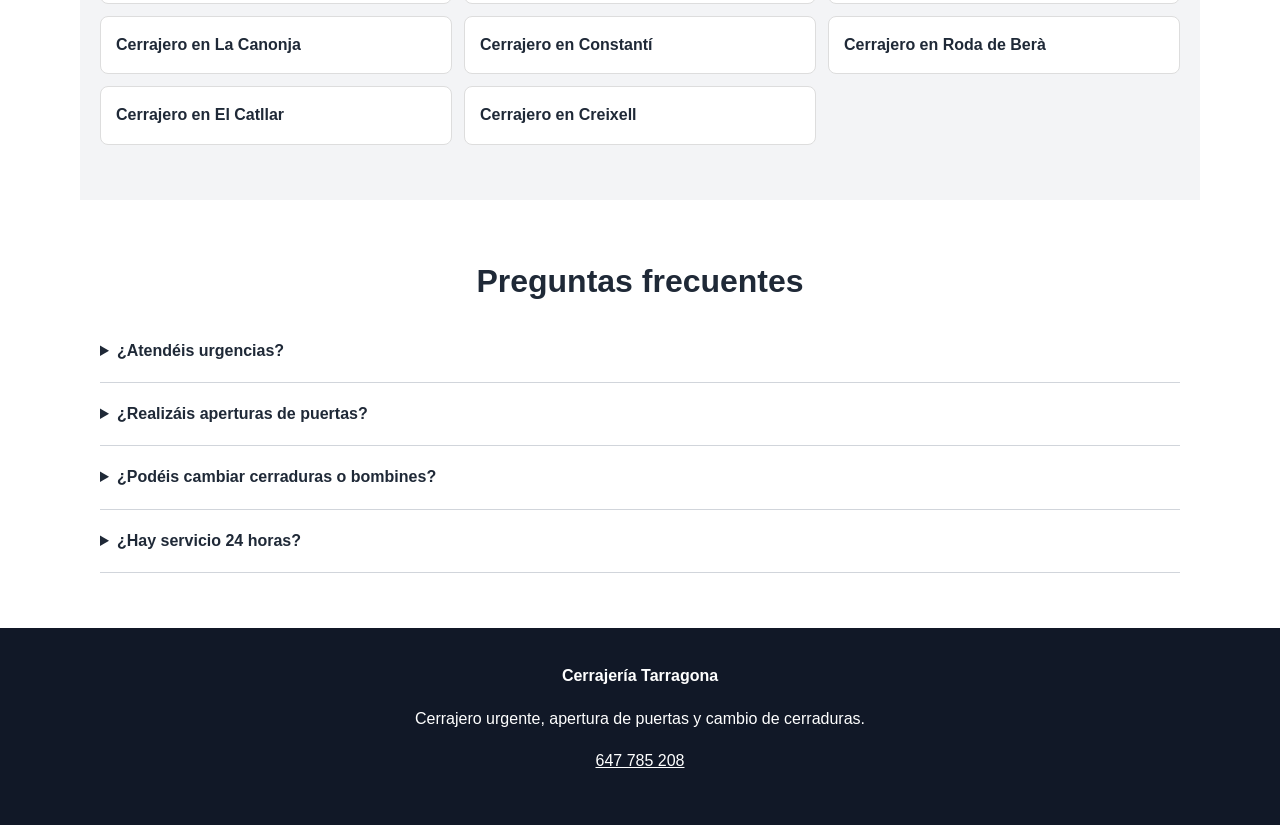
<file: barrios/constanti/index.html>
<!doctype html><html lang="es"><head><meta charset="utf-8"><meta name="viewport" content="width=device-width,initial-scale=1"><title>Cerrajero en Constantí 24 horas | Apertura y cambio de cerraduras</title><meta name="description" content="Cerrajero en Constantí y alrededores. Servicio urgente 24 horas, apertura de puertas, cambio de cerraduras y bombines. Teléfono 647 785 208."><link rel="canonical" href="https://cerrajeria-tarragona.github.io/cerrajero/barrios/constanti/"><meta name="robots" content="index,follow"><meta property="og:title" content="Cerrajero en Constantí 24 horas | Apertura y cambio de cerraduras"><meta property="og:description" content="Cerrajero en Constantí y alrededores. Servicio urgente 24 horas, apertura de puertas, cambio de cerraduras y bombines. Teléfono 647 785 208."><meta property="og:url" content="https://cerrajeria-tarragona.github.io/cerrajero/barrios/constanti/"><link rel="stylesheet" href="../../style.css"><script type="application/ld+json">{"@context": "https://schema.org", "@type": "Locksmith", "name": "Cerrajero Tarragona", "url": "https://cerrajeria-tarragona.github.io/cerrajero/barrios/constanti/", "telephone": "+34647785208", "areaServed": {"@type": "City", "name": "Constantí"}}</script></head><body><div class="top">Cerrajero urgente · 24 horas · Tarragona y alrededores · <a href="tel:+34647785208">647 785 208</a></div><header><nav class="nav"><a class="logo" href="https://cerrajeria-tarragona.github.io/cerrajero/">Cerrajería <span>Tarragona</span></a><div class="navlinks"><a href="https://cerrajeria-tarragona.github.io/cerrajero/#servicios">Servicios</a><a href="https://cerrajeria-tarragona.github.io/cerrajero/#zonas">Zonas</a><a href="https://cerrajeria-tarragona.github.io/cerrajero/#faq">FAQ</a></div><a class="btn" href="tel:+34647785208">Llamar 647 785 208</a></nav></header><div class="breadcrumb"><a href="../../">Inicio</a> / Cerrajero Tarragona</div><section class="hero"><div class="hero-inner"><h1>Cerrajero en Constantí 24 horas</h1><p>Servicio de cerrajería en Constantí para urgencias, aperturas de puertas, cambios de cerraduras y bombines. Contacta con el 647 785 208.</p><div class="actions"><a class="btn" href="tel:+34647785208">📞 Llamar ahora</a><a class="btn dark" href="https://wa.me/34647785208">WhatsApp</a></div></div></section><section class="section" id="servicios"><h2>Cerrajero urgente y 24 horas</h2><p class="lead">Servicio de cerrajería para aperturas de puertas, cambios de cerraduras y bombines y otras incidencias.</p><div class="grid"><article class="card"><h3>Cerrajero urgente en Tarragona</h3><p>Atención para incidencias de cerrajería que necesitan una solución rápida: puertas bloqueadas, llaves perdidas y cerraduras averiadas.</p></article><article class="card"><h3>Apertura de puertas</h3><p>Apertura de puertas de viviendas, locales y comunidades, buscando una intervención cuidadosa y evitando daños innecesarios cuando sea posible.</p></article><article class="card"><h3>Cambio de cerraduras</h3><p>Sustitución de cerraduras y bombines para mejorar la seguridad, renovar mecanismos o disponer de nuevas llaves.</p></article><article class="card"><h3>Cerrajero 24 horas</h3><p>Contacto para incidencias de cerrajería durante las 24 horas, incluidos horarios nocturnos, fines de semana y festivos.</p></article><article class="card"><h3>Cambio de bombines</h3><p>Cambio de cilindros y bombines para actualizar una puerta sin sustituir toda la instalación cuando el sistema lo permite.</p></article><article class="card"><h3>Cerraduras de seguridad</h3><p>Instalación y sustitución de soluciones de seguridad para viviendas, negocios y comunidades.</p></article></div></section><section class="section band" id="zonas"><h2>Cerrajería en Tarragona y alrededores</h2><p class="lead">Atención orientada a Tarragona y municipios cercanos.</p><div class="local-grid"><a href="https://cerrajeria-tarragona.github.io/cerrajero/barrios/reus/">Cerrajero en Reus</a><a href="https://cerrajeria-tarragona.github.io/cerrajero/barrios/salou/">Cerrajero en Salou</a><a href="https://cerrajeria-tarragona.github.io/cerrajero/barrios/vila-seca/">Cerrajero en Vila-seca</a><a href="https://cerrajeria-tarragona.github.io/cerrajero/barrios/cambrils/">Cerrajero en Cambrils</a><a href="https://cerrajeria-tarragona.github.io/cerrajero/barrios/torredembarra/">Cerrajero en Torredembarra</a><a href="https://cerrajeria-tarragona.github.io/cerrajero/barrios/altafulla/">Cerrajero en Altafulla</a><a href="https://cerrajeria-tarragona.github.io/cerrajero/barrios/el-vendrell/">Cerrajero en El Vendrell</a><a href="https://cerrajeria-tarragona.github.io/cerrajero/barrios/calafell/">Cerrajero en Calafell</a><a href="https://cerrajeria-tarragona.github.io/cerrajero/barrios/valls/">Cerrajero en Valls</a><a href="https://cerrajeria-tarragona.github.io/cerrajero/barrios/la-canonja/">Cerrajero en La Canonja</a><a href="https://cerrajeria-tarragona.github.io/cerrajero/barrios/constanti/">Cerrajero en Constantí</a><a href="https://cerrajeria-tarragona.github.io/cerrajero/barrios/roda-de-bera/">Cerrajero en Roda de Berà</a><a href="https://cerrajeria-tarragona.github.io/cerrajero/barrios/el-catllar/">Cerrajero en El Catllar</a><a href="https://cerrajeria-tarragona.github.io/cerrajero/barrios/creixell/">Cerrajero en Creixell</a></div></section><section class="section faq" id="faq"><h2>Preguntas frecuentes</h2><details><summary>¿Atendéis urgencias?</summary><p>Sí. Llama al 647 785 208 para consultar una intervención urgente.</p></details><details><summary>¿Realizáis aperturas de puertas?</summary><p>Sí, según el tipo de cerradura y la incidencia.</p></details><details><summary>¿Podéis cambiar cerraduras o bombines?</summary><p>Sí, realizamos cambios de cerraduras y bombines.</p></details><details><summary>¿Hay servicio 24 horas?</summary><p>Puedes llamar al 647 785 208 para consultar atención 24 horas.</p></details></section><footer><div class="footer-inner"><strong>Cerrajería Tarragona</strong><p>Cerrajero urgente, apertura de puertas y cambio de cerraduras.</p><p><a href="tel:+34647785208" style="color:#fff">647 785 208</a></p></div></footer><div class="sticky"><a class="call" href="tel:+34647785208">📞 Llamar</a><a class="wa" href="https://wa.me/34647785208">WhatsApp</a></div></body></html>
</file>
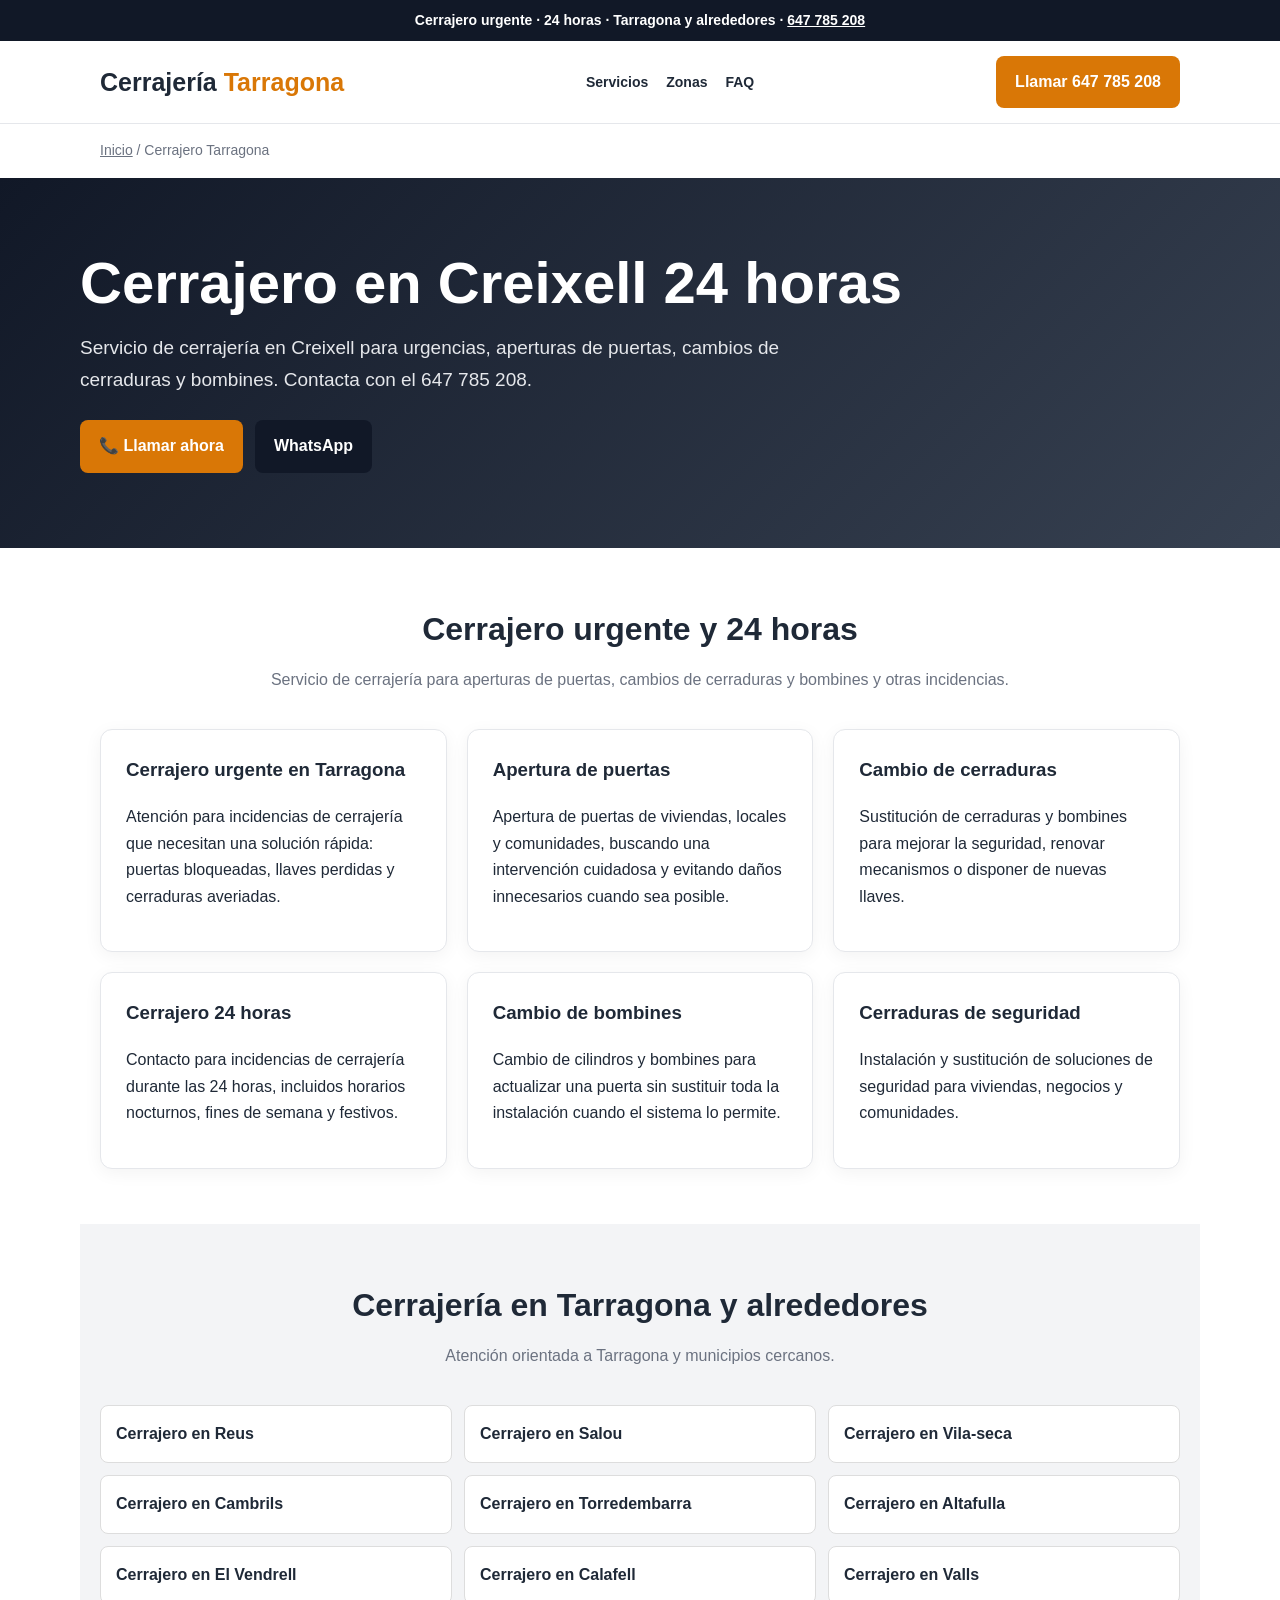
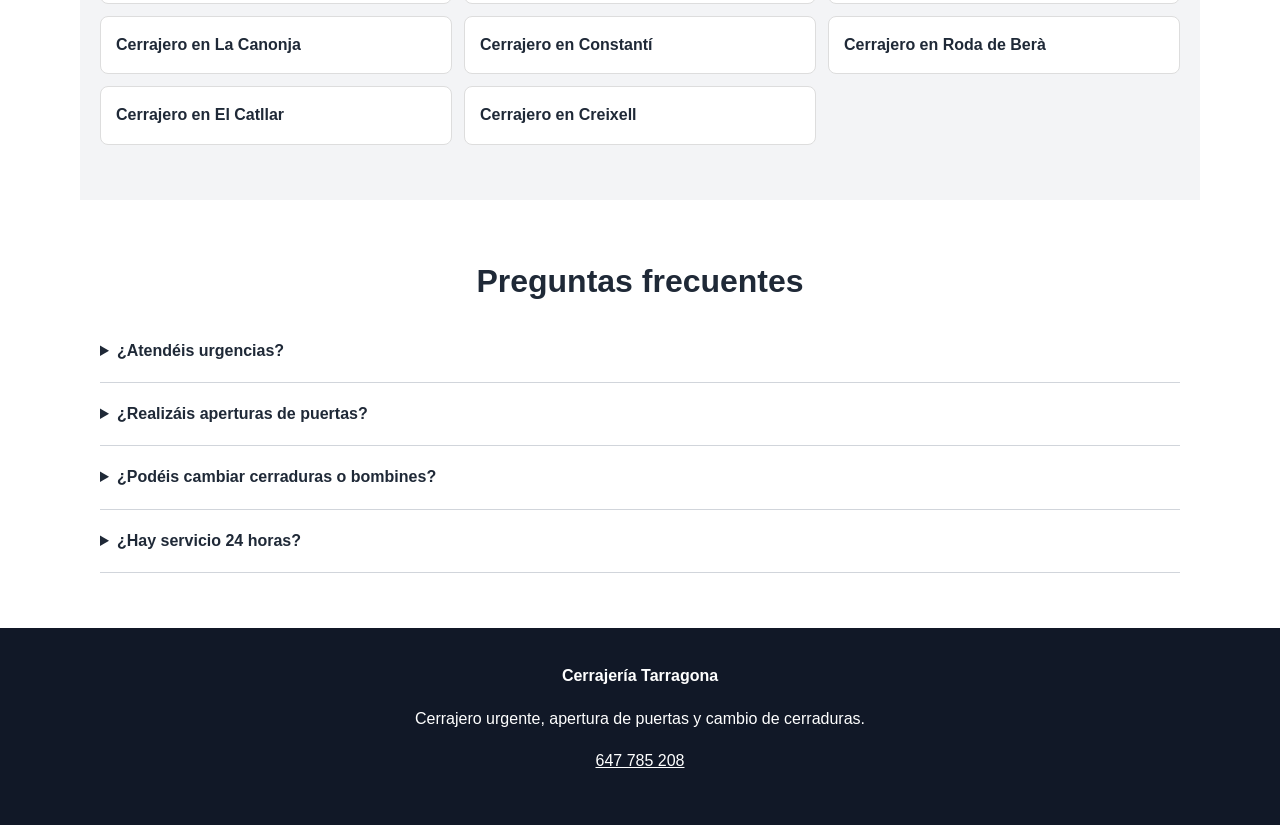
<file: barrios/creixell/index.html>
<!doctype html><html lang="es"><head><meta charset="utf-8"><meta name="viewport" content="width=device-width,initial-scale=1"><title>Cerrajero en Creixell 24 horas | Apertura y cambio de cerraduras</title><meta name="description" content="Cerrajero en Creixell y alrededores. Servicio urgente 24 horas, apertura de puertas, cambio de cerraduras y bombines. Teléfono 647 785 208."><link rel="canonical" href="https://cerrajeria-tarragona.github.io/cerrajero/barrios/creixell/"><meta name="robots" content="index,follow"><meta property="og:title" content="Cerrajero en Creixell 24 horas | Apertura y cambio de cerraduras"><meta property="og:description" content="Cerrajero en Creixell y alrededores. Servicio urgente 24 horas, apertura de puertas, cambio de cerraduras y bombines. Teléfono 647 785 208."><meta property="og:url" content="https://cerrajeria-tarragona.github.io/cerrajero/barrios/creixell/"><link rel="stylesheet" href="../../style.css"><script type="application/ld+json">{"@context": "https://schema.org", "@type": "Locksmith", "name": "Cerrajero Tarragona", "url": "https://cerrajeria-tarragona.github.io/cerrajero/barrios/creixell/", "telephone": "+34647785208", "areaServed": {"@type": "City", "name": "Creixell"}}</script></head><body><div class="top">Cerrajero urgente · 24 horas · Tarragona y alrededores · <a href="tel:+34647785208">647 785 208</a></div><header><nav class="nav"><a class="logo" href="https://cerrajeria-tarragona.github.io/cerrajero/">Cerrajería <span>Tarragona</span></a><div class="navlinks"><a href="https://cerrajeria-tarragona.github.io/cerrajero/#servicios">Servicios</a><a href="https://cerrajeria-tarragona.github.io/cerrajero/#zonas">Zonas</a><a href="https://cerrajeria-tarragona.github.io/cerrajero/#faq">FAQ</a></div><a class="btn" href="tel:+34647785208">Llamar 647 785 208</a></nav></header><div class="breadcrumb"><a href="../../">Inicio</a> / Cerrajero Tarragona</div><section class="hero"><div class="hero-inner"><h1>Cerrajero en Creixell 24 horas</h1><p>Servicio de cerrajería en Creixell para urgencias, aperturas de puertas, cambios de cerraduras y bombines. Contacta con el 647 785 208.</p><div class="actions"><a class="btn" href="tel:+34647785208">📞 Llamar ahora</a><a class="btn dark" href="https://wa.me/34647785208">WhatsApp</a></div></div></section><section class="section" id="servicios"><h2>Cerrajero urgente y 24 horas</h2><p class="lead">Servicio de cerrajería para aperturas de puertas, cambios de cerraduras y bombines y otras incidencias.</p><div class="grid"><article class="card"><h3>Cerrajero urgente en Tarragona</h3><p>Atención para incidencias de cerrajería que necesitan una solución rápida: puertas bloqueadas, llaves perdidas y cerraduras averiadas.</p></article><article class="card"><h3>Apertura de puertas</h3><p>Apertura de puertas de viviendas, locales y comunidades, buscando una intervención cuidadosa y evitando daños innecesarios cuando sea posible.</p></article><article class="card"><h3>Cambio de cerraduras</h3><p>Sustitución de cerraduras y bombines para mejorar la seguridad, renovar mecanismos o disponer de nuevas llaves.</p></article><article class="card"><h3>Cerrajero 24 horas</h3><p>Contacto para incidencias de cerrajería durante las 24 horas, incluidos horarios nocturnos, fines de semana y festivos.</p></article><article class="card"><h3>Cambio de bombines</h3><p>Cambio de cilindros y bombines para actualizar una puerta sin sustituir toda la instalación cuando el sistema lo permite.</p></article><article class="card"><h3>Cerraduras de seguridad</h3><p>Instalación y sustitución de soluciones de seguridad para viviendas, negocios y comunidades.</p></article></div></section><section class="section band" id="zonas"><h2>Cerrajería en Tarragona y alrededores</h2><p class="lead">Atención orientada a Tarragona y municipios cercanos.</p><div class="local-grid"><a href="https://cerrajeria-tarragona.github.io/cerrajero/barrios/reus/">Cerrajero en Reus</a><a href="https://cerrajeria-tarragona.github.io/cerrajero/barrios/salou/">Cerrajero en Salou</a><a href="https://cerrajeria-tarragona.github.io/cerrajero/barrios/vila-seca/">Cerrajero en Vila-seca</a><a href="https://cerrajeria-tarragona.github.io/cerrajero/barrios/cambrils/">Cerrajero en Cambrils</a><a href="https://cerrajeria-tarragona.github.io/cerrajero/barrios/torredembarra/">Cerrajero en Torredembarra</a><a href="https://cerrajeria-tarragona.github.io/cerrajero/barrios/altafulla/">Cerrajero en Altafulla</a><a href="https://cerrajeria-tarragona.github.io/cerrajero/barrios/el-vendrell/">Cerrajero en El Vendrell</a><a href="https://cerrajeria-tarragona.github.io/cerrajero/barrios/calafell/">Cerrajero en Calafell</a><a href="https://cerrajeria-tarragona.github.io/cerrajero/barrios/valls/">Cerrajero en Valls</a><a href="https://cerrajeria-tarragona.github.io/cerrajero/barrios/la-canonja/">Cerrajero en La Canonja</a><a href="https://cerrajeria-tarragona.github.io/cerrajero/barrios/constanti/">Cerrajero en Constantí</a><a href="https://cerrajeria-tarragona.github.io/cerrajero/barrios/roda-de-bera/">Cerrajero en Roda de Berà</a><a href="https://cerrajeria-tarragona.github.io/cerrajero/barrios/el-catllar/">Cerrajero en El Catllar</a><a href="https://cerrajeria-tarragona.github.io/cerrajero/barrios/creixell/">Cerrajero en Creixell</a></div></section><section class="section faq" id="faq"><h2>Preguntas frecuentes</h2><details><summary>¿Atendéis urgencias?</summary><p>Sí. Llama al 647 785 208 para consultar una intervención urgente.</p></details><details><summary>¿Realizáis aperturas de puertas?</summary><p>Sí, según el tipo de cerradura y la incidencia.</p></details><details><summary>¿Podéis cambiar cerraduras o bombines?</summary><p>Sí, realizamos cambios de cerraduras y bombines.</p></details><details><summary>¿Hay servicio 24 horas?</summary><p>Puedes llamar al 647 785 208 para consultar atención 24 horas.</p></details></section><footer><div class="footer-inner"><strong>Cerrajería Tarragona</strong><p>Cerrajero urgente, apertura de puertas y cambio de cerraduras.</p><p><a href="tel:+34647785208" style="color:#fff">647 785 208</a></p></div></footer><div class="sticky"><a class="call" href="tel:+34647785208">📞 Llamar</a><a class="wa" href="https://wa.me/34647785208">WhatsApp</a></div></body></html>
</file>
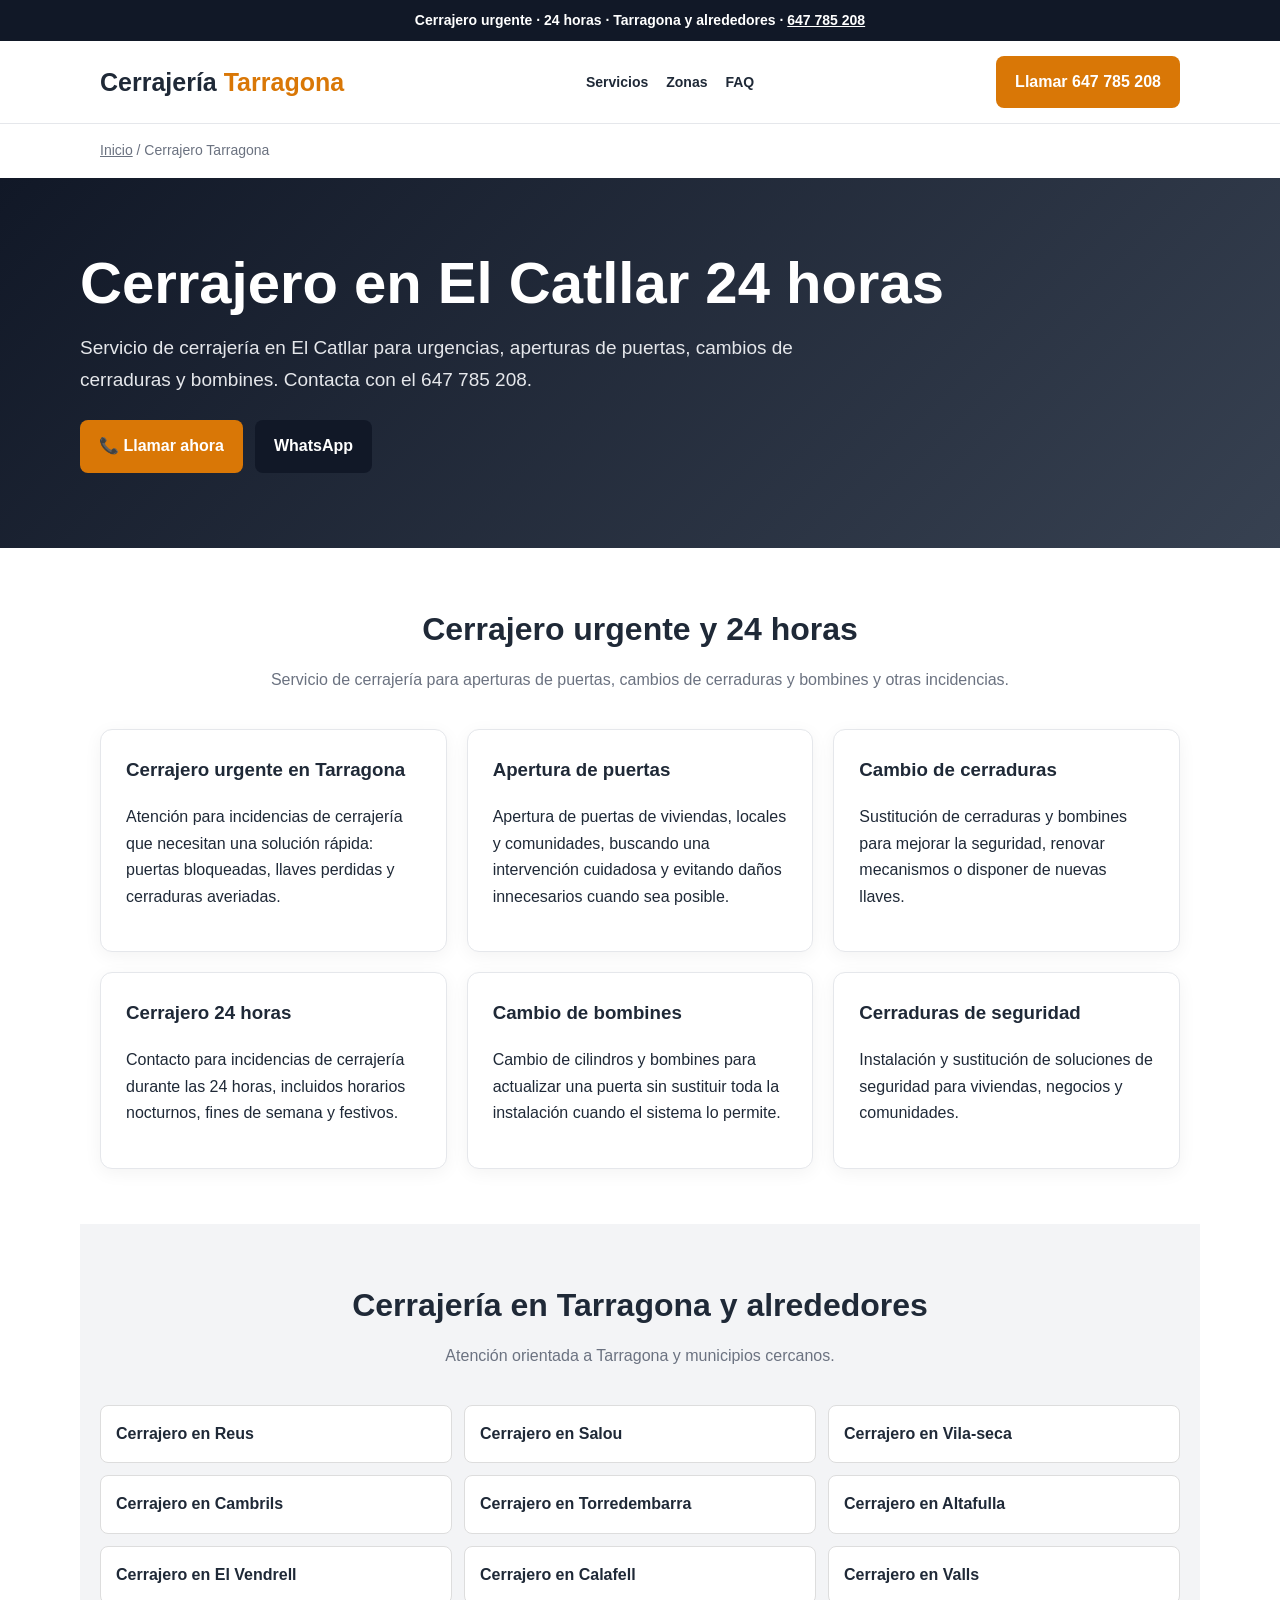
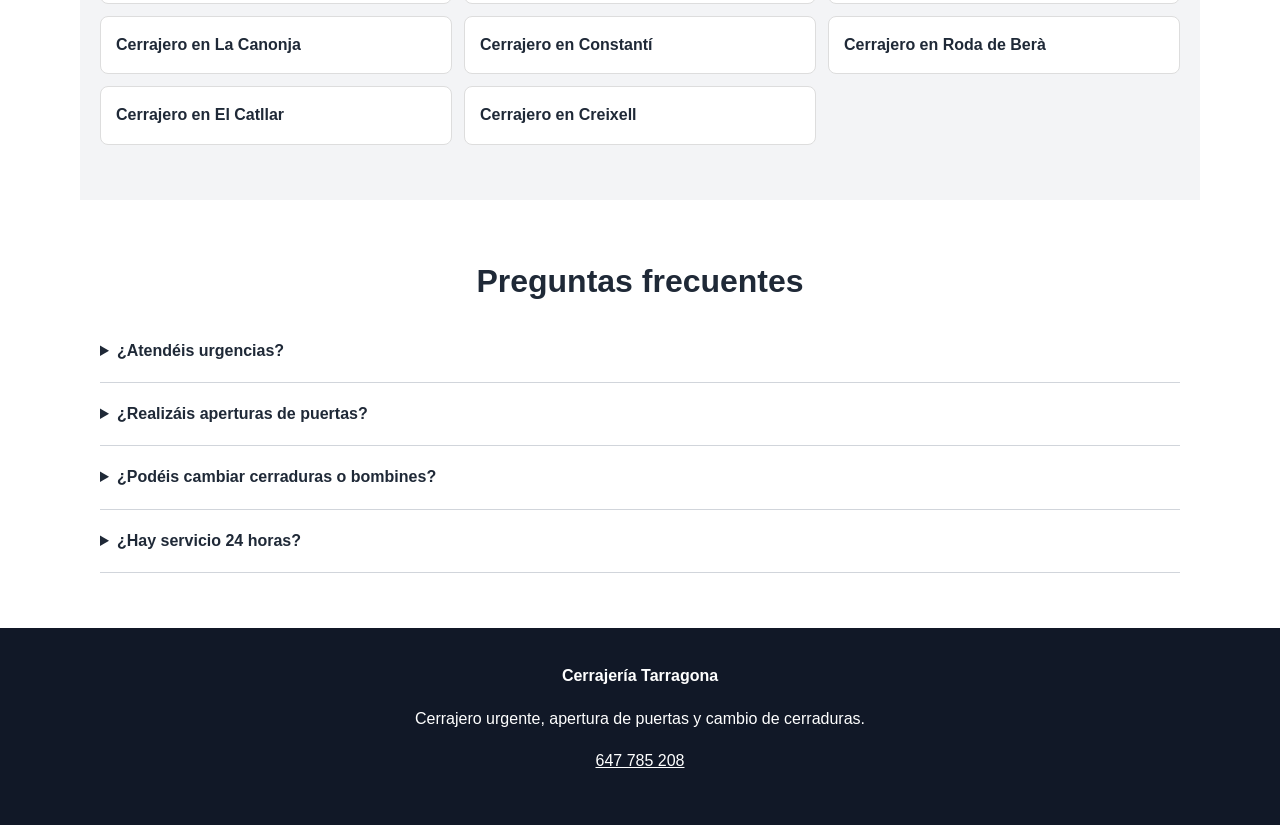
<file: barrios/el-catllar/index.html>
<!doctype html><html lang="es"><head><meta charset="utf-8"><meta name="viewport" content="width=device-width,initial-scale=1"><title>Cerrajero en El Catllar 24 horas | Apertura y cambio de cerraduras</title><meta name="description" content="Cerrajero en El Catllar y alrededores. Servicio urgente 24 horas, apertura de puertas, cambio de cerraduras y bombines. Teléfono 647 785 208."><link rel="canonical" href="https://cerrajeria-tarragona.github.io/cerrajero/barrios/el-catllar/"><meta name="robots" content="index,follow"><meta property="og:title" content="Cerrajero en El Catllar 24 horas | Apertura y cambio de cerraduras"><meta property="og:description" content="Cerrajero en El Catllar y alrededores. Servicio urgente 24 horas, apertura de puertas, cambio de cerraduras y bombines. Teléfono 647 785 208."><meta property="og:url" content="https://cerrajeria-tarragona.github.io/cerrajero/barrios/el-catllar/"><link rel="stylesheet" href="../../style.css"><script type="application/ld+json">{"@context": "https://schema.org", "@type": "Locksmith", "name": "Cerrajero Tarragona", "url": "https://cerrajeria-tarragona.github.io/cerrajero/barrios/el-catllar/", "telephone": "+34647785208", "areaServed": {"@type": "City", "name": "El Catllar"}}</script></head><body><div class="top">Cerrajero urgente · 24 horas · Tarragona y alrededores · <a href="tel:+34647785208">647 785 208</a></div><header><nav class="nav"><a class="logo" href="https://cerrajeria-tarragona.github.io/cerrajero/">Cerrajería <span>Tarragona</span></a><div class="navlinks"><a href="https://cerrajeria-tarragona.github.io/cerrajero/#servicios">Servicios</a><a href="https://cerrajeria-tarragona.github.io/cerrajero/#zonas">Zonas</a><a href="https://cerrajeria-tarragona.github.io/cerrajero/#faq">FAQ</a></div><a class="btn" href="tel:+34647785208">Llamar 647 785 208</a></nav></header><div class="breadcrumb"><a href="../../">Inicio</a> / Cerrajero Tarragona</div><section class="hero"><div class="hero-inner"><h1>Cerrajero en El Catllar 24 horas</h1><p>Servicio de cerrajería en El Catllar para urgencias, aperturas de puertas, cambios de cerraduras y bombines. Contacta con el 647 785 208.</p><div class="actions"><a class="btn" href="tel:+34647785208">📞 Llamar ahora</a><a class="btn dark" href="https://wa.me/34647785208">WhatsApp</a></div></div></section><section class="section" id="servicios"><h2>Cerrajero urgente y 24 horas</h2><p class="lead">Servicio de cerrajería para aperturas de puertas, cambios de cerraduras y bombines y otras incidencias.</p><div class="grid"><article class="card"><h3>Cerrajero urgente en Tarragona</h3><p>Atención para incidencias de cerrajería que necesitan una solución rápida: puertas bloqueadas, llaves perdidas y cerraduras averiadas.</p></article><article class="card"><h3>Apertura de puertas</h3><p>Apertura de puertas de viviendas, locales y comunidades, buscando una intervención cuidadosa y evitando daños innecesarios cuando sea posible.</p></article><article class="card"><h3>Cambio de cerraduras</h3><p>Sustitución de cerraduras y bombines para mejorar la seguridad, renovar mecanismos o disponer de nuevas llaves.</p></article><article class="card"><h3>Cerrajero 24 horas</h3><p>Contacto para incidencias de cerrajería durante las 24 horas, incluidos horarios nocturnos, fines de semana y festivos.</p></article><article class="card"><h3>Cambio de bombines</h3><p>Cambio de cilindros y bombines para actualizar una puerta sin sustituir toda la instalación cuando el sistema lo permite.</p></article><article class="card"><h3>Cerraduras de seguridad</h3><p>Instalación y sustitución de soluciones de seguridad para viviendas, negocios y comunidades.</p></article></div></section><section class="section band" id="zonas"><h2>Cerrajería en Tarragona y alrededores</h2><p class="lead">Atención orientada a Tarragona y municipios cercanos.</p><div class="local-grid"><a href="https://cerrajeria-tarragona.github.io/cerrajero/barrios/reus/">Cerrajero en Reus</a><a href="https://cerrajeria-tarragona.github.io/cerrajero/barrios/salou/">Cerrajero en Salou</a><a href="https://cerrajeria-tarragona.github.io/cerrajero/barrios/vila-seca/">Cerrajero en Vila-seca</a><a href="https://cerrajeria-tarragona.github.io/cerrajero/barrios/cambrils/">Cerrajero en Cambrils</a><a href="https://cerrajeria-tarragona.github.io/cerrajero/barrios/torredembarra/">Cerrajero en Torredembarra</a><a href="https://cerrajeria-tarragona.github.io/cerrajero/barrios/altafulla/">Cerrajero en Altafulla</a><a href="https://cerrajeria-tarragona.github.io/cerrajero/barrios/el-vendrell/">Cerrajero en El Vendrell</a><a href="https://cerrajeria-tarragona.github.io/cerrajero/barrios/calafell/">Cerrajero en Calafell</a><a href="https://cerrajeria-tarragona.github.io/cerrajero/barrios/valls/">Cerrajero en Valls</a><a href="https://cerrajeria-tarragona.github.io/cerrajero/barrios/la-canonja/">Cerrajero en La Canonja</a><a href="https://cerrajeria-tarragona.github.io/cerrajero/barrios/constanti/">Cerrajero en Constantí</a><a href="https://cerrajeria-tarragona.github.io/cerrajero/barrios/roda-de-bera/">Cerrajero en Roda de Berà</a><a href="https://cerrajeria-tarragona.github.io/cerrajero/barrios/el-catllar/">Cerrajero en El Catllar</a><a href="https://cerrajeria-tarragona.github.io/cerrajero/barrios/creixell/">Cerrajero en Creixell</a></div></section><section class="section faq" id="faq"><h2>Preguntas frecuentes</h2><details><summary>¿Atendéis urgencias?</summary><p>Sí. Llama al 647 785 208 para consultar una intervención urgente.</p></details><details><summary>¿Realizáis aperturas de puertas?</summary><p>Sí, según el tipo de cerradura y la incidencia.</p></details><details><summary>¿Podéis cambiar cerraduras o bombines?</summary><p>Sí, realizamos cambios de cerraduras y bombines.</p></details><details><summary>¿Hay servicio 24 horas?</summary><p>Puedes llamar al 647 785 208 para consultar atención 24 horas.</p></details></section><footer><div class="footer-inner"><strong>Cerrajería Tarragona</strong><p>Cerrajero urgente, apertura de puertas y cambio de cerraduras.</p><p><a href="tel:+34647785208" style="color:#fff">647 785 208</a></p></div></footer><div class="sticky"><a class="call" href="tel:+34647785208">📞 Llamar</a><a class="wa" href="https://wa.me/34647785208">WhatsApp</a></div></body></html>
</file>
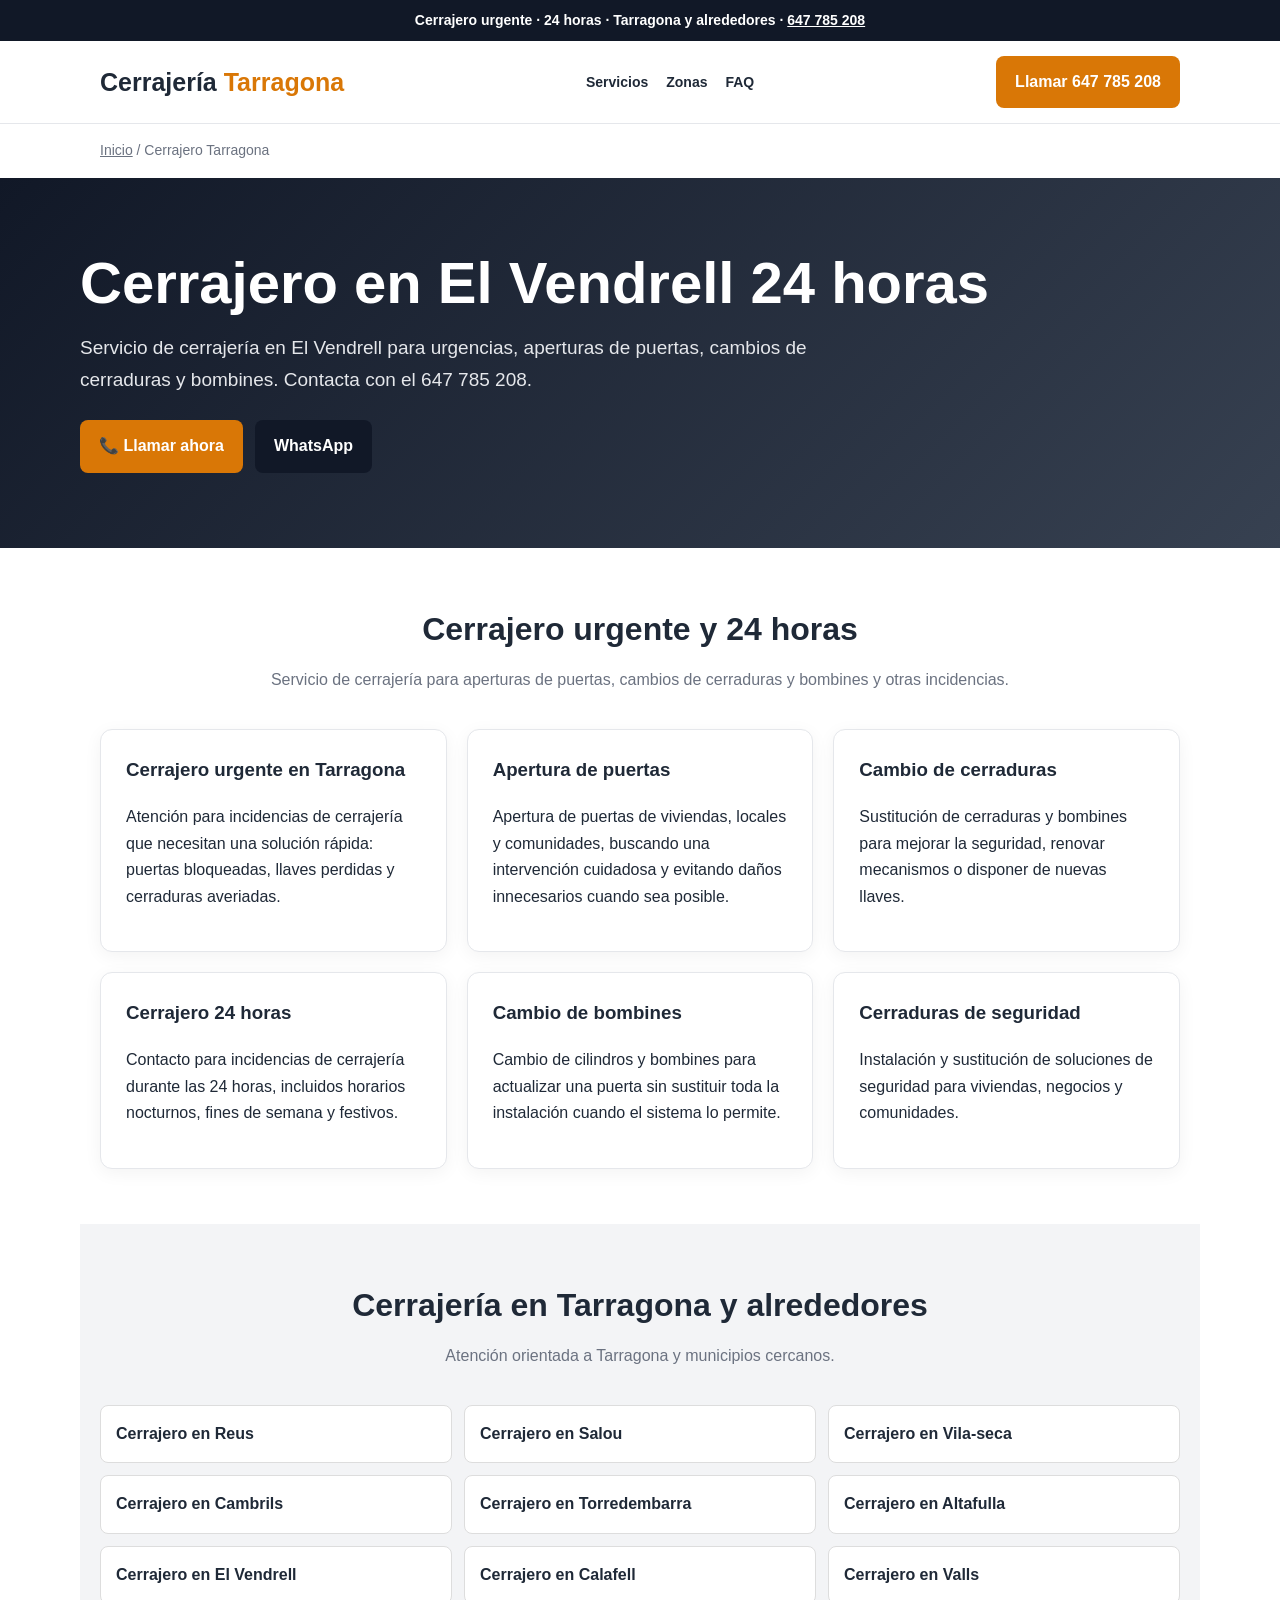
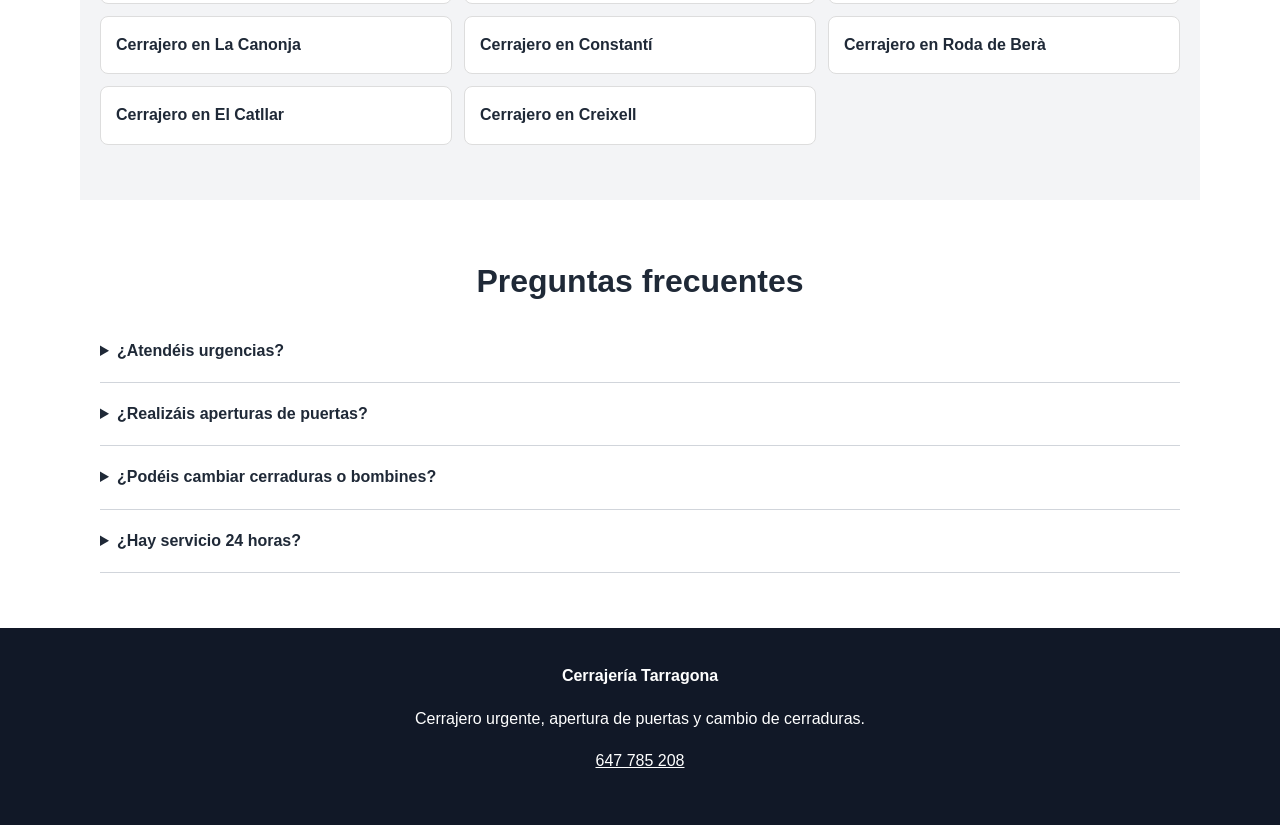
<file: barrios/el-vendrell/index.html>
<!doctype html><html lang="es"><head><meta charset="utf-8"><meta name="viewport" content="width=device-width,initial-scale=1"><title>Cerrajero en El Vendrell 24 horas | Apertura y cambio de cerraduras</title><meta name="description" content="Cerrajero en El Vendrell y alrededores. Servicio urgente 24 horas, apertura de puertas, cambio de cerraduras y bombines. Teléfono 647 785 208."><link rel="canonical" href="https://cerrajeria-tarragona.github.io/cerrajero/barrios/el-vendrell/"><meta name="robots" content="index,follow"><meta property="og:title" content="Cerrajero en El Vendrell 24 horas | Apertura y cambio de cerraduras"><meta property="og:description" content="Cerrajero en El Vendrell y alrededores. Servicio urgente 24 horas, apertura de puertas, cambio de cerraduras y bombines. Teléfono 647 785 208."><meta property="og:url" content="https://cerrajeria-tarragona.github.io/cerrajero/barrios/el-vendrell/"><link rel="stylesheet" href="../../style.css"><script type="application/ld+json">{"@context": "https://schema.org", "@type": "Locksmith", "name": "Cerrajero Tarragona", "url": "https://cerrajeria-tarragona.github.io/cerrajero/barrios/el-vendrell/", "telephone": "+34647785208", "areaServed": {"@type": "City", "name": "El Vendrell"}}</script></head><body><div class="top">Cerrajero urgente · 24 horas · Tarragona y alrededores · <a href="tel:+34647785208">647 785 208</a></div><header><nav class="nav"><a class="logo" href="https://cerrajeria-tarragona.github.io/cerrajero/">Cerrajería <span>Tarragona</span></a><div class="navlinks"><a href="https://cerrajeria-tarragona.github.io/cerrajero/#servicios">Servicios</a><a href="https://cerrajeria-tarragona.github.io/cerrajero/#zonas">Zonas</a><a href="https://cerrajeria-tarragona.github.io/cerrajero/#faq">FAQ</a></div><a class="btn" href="tel:+34647785208">Llamar 647 785 208</a></nav></header><div class="breadcrumb"><a href="../../">Inicio</a> / Cerrajero Tarragona</div><section class="hero"><div class="hero-inner"><h1>Cerrajero en El Vendrell 24 horas</h1><p>Servicio de cerrajería en El Vendrell para urgencias, aperturas de puertas, cambios de cerraduras y bombines. Contacta con el 647 785 208.</p><div class="actions"><a class="btn" href="tel:+34647785208">📞 Llamar ahora</a><a class="btn dark" href="https://wa.me/34647785208">WhatsApp</a></div></div></section><section class="section" id="servicios"><h2>Cerrajero urgente y 24 horas</h2><p class="lead">Servicio de cerrajería para aperturas de puertas, cambios de cerraduras y bombines y otras incidencias.</p><div class="grid"><article class="card"><h3>Cerrajero urgente en Tarragona</h3><p>Atención para incidencias de cerrajería que necesitan una solución rápida: puertas bloqueadas, llaves perdidas y cerraduras averiadas.</p></article><article class="card"><h3>Apertura de puertas</h3><p>Apertura de puertas de viviendas, locales y comunidades, buscando una intervención cuidadosa y evitando daños innecesarios cuando sea posible.</p></article><article class="card"><h3>Cambio de cerraduras</h3><p>Sustitución de cerraduras y bombines para mejorar la seguridad, renovar mecanismos o disponer de nuevas llaves.</p></article><article class="card"><h3>Cerrajero 24 horas</h3><p>Contacto para incidencias de cerrajería durante las 24 horas, incluidos horarios nocturnos, fines de semana y festivos.</p></article><article class="card"><h3>Cambio de bombines</h3><p>Cambio de cilindros y bombines para actualizar una puerta sin sustituir toda la instalación cuando el sistema lo permite.</p></article><article class="card"><h3>Cerraduras de seguridad</h3><p>Instalación y sustitución de soluciones de seguridad para viviendas, negocios y comunidades.</p></article></div></section><section class="section band" id="zonas"><h2>Cerrajería en Tarragona y alrededores</h2><p class="lead">Atención orientada a Tarragona y municipios cercanos.</p><div class="local-grid"><a href="https://cerrajeria-tarragona.github.io/cerrajero/barrios/reus/">Cerrajero en Reus</a><a href="https://cerrajeria-tarragona.github.io/cerrajero/barrios/salou/">Cerrajero en Salou</a><a href="https://cerrajeria-tarragona.github.io/cerrajero/barrios/vila-seca/">Cerrajero en Vila-seca</a><a href="https://cerrajeria-tarragona.github.io/cerrajero/barrios/cambrils/">Cerrajero en Cambrils</a><a href="https://cerrajeria-tarragona.github.io/cerrajero/barrios/torredembarra/">Cerrajero en Torredembarra</a><a href="https://cerrajeria-tarragona.github.io/cerrajero/barrios/altafulla/">Cerrajero en Altafulla</a><a href="https://cerrajeria-tarragona.github.io/cerrajero/barrios/el-vendrell/">Cerrajero en El Vendrell</a><a href="https://cerrajeria-tarragona.github.io/cerrajero/barrios/calafell/">Cerrajero en Calafell</a><a href="https://cerrajeria-tarragona.github.io/cerrajero/barrios/valls/">Cerrajero en Valls</a><a href="https://cerrajeria-tarragona.github.io/cerrajero/barrios/la-canonja/">Cerrajero en La Canonja</a><a href="https://cerrajeria-tarragona.github.io/cerrajero/barrios/constanti/">Cerrajero en Constantí</a><a href="https://cerrajeria-tarragona.github.io/cerrajero/barrios/roda-de-bera/">Cerrajero en Roda de Berà</a><a href="https://cerrajeria-tarragona.github.io/cerrajero/barrios/el-catllar/">Cerrajero en El Catllar</a><a href="https://cerrajeria-tarragona.github.io/cerrajero/barrios/creixell/">Cerrajero en Creixell</a></div></section><section class="section faq" id="faq"><h2>Preguntas frecuentes</h2><details><summary>¿Atendéis urgencias?</summary><p>Sí. Llama al 647 785 208 para consultar una intervención urgente.</p></details><details><summary>¿Realizáis aperturas de puertas?</summary><p>Sí, según el tipo de cerradura y la incidencia.</p></details><details><summary>¿Podéis cambiar cerraduras o bombines?</summary><p>Sí, realizamos cambios de cerraduras y bombines.</p></details><details><summary>¿Hay servicio 24 horas?</summary><p>Puedes llamar al 647 785 208 para consultar atención 24 horas.</p></details></section><footer><div class="footer-inner"><strong>Cerrajería Tarragona</strong><p>Cerrajero urgente, apertura de puertas y cambio de cerraduras.</p><p><a href="tel:+34647785208" style="color:#fff">647 785 208</a></p></div></footer><div class="sticky"><a class="call" href="tel:+34647785208">📞 Llamar</a><a class="wa" href="https://wa.me/34647785208">WhatsApp</a></div></body></html>
</file>
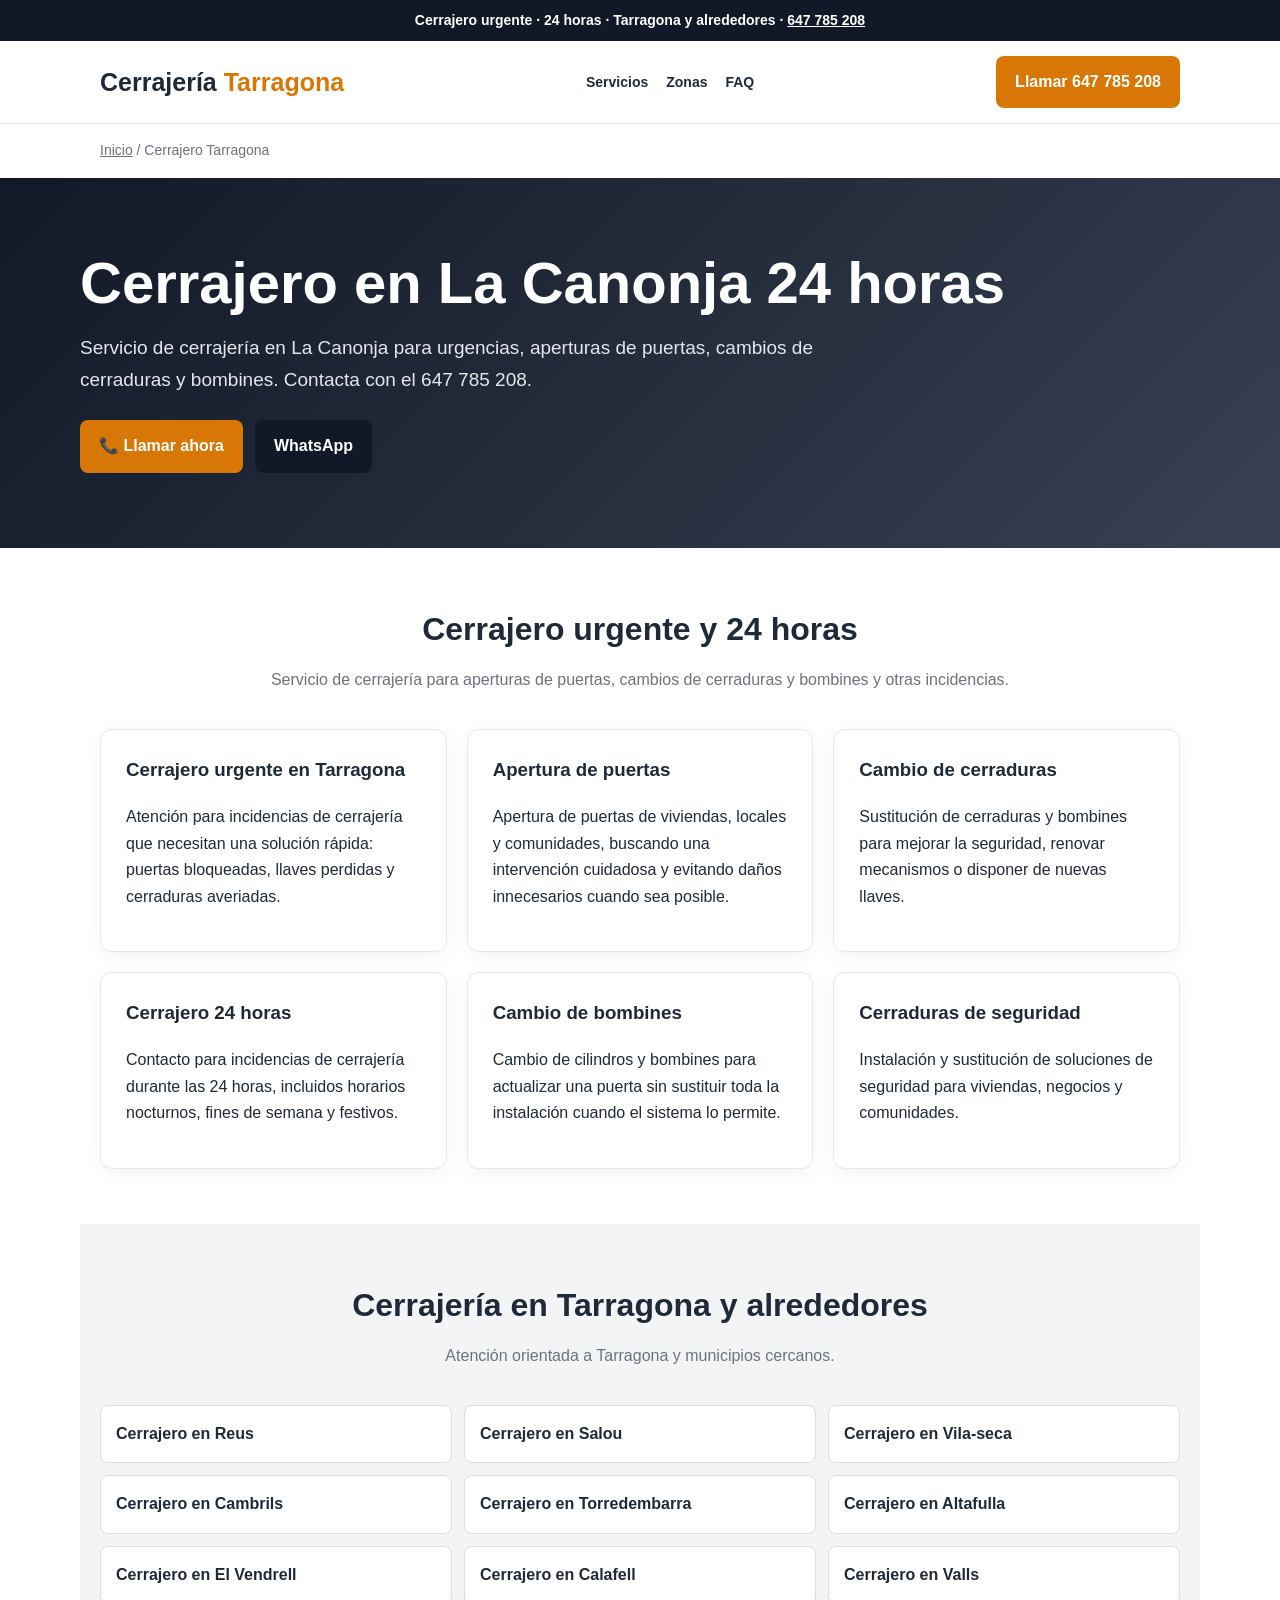
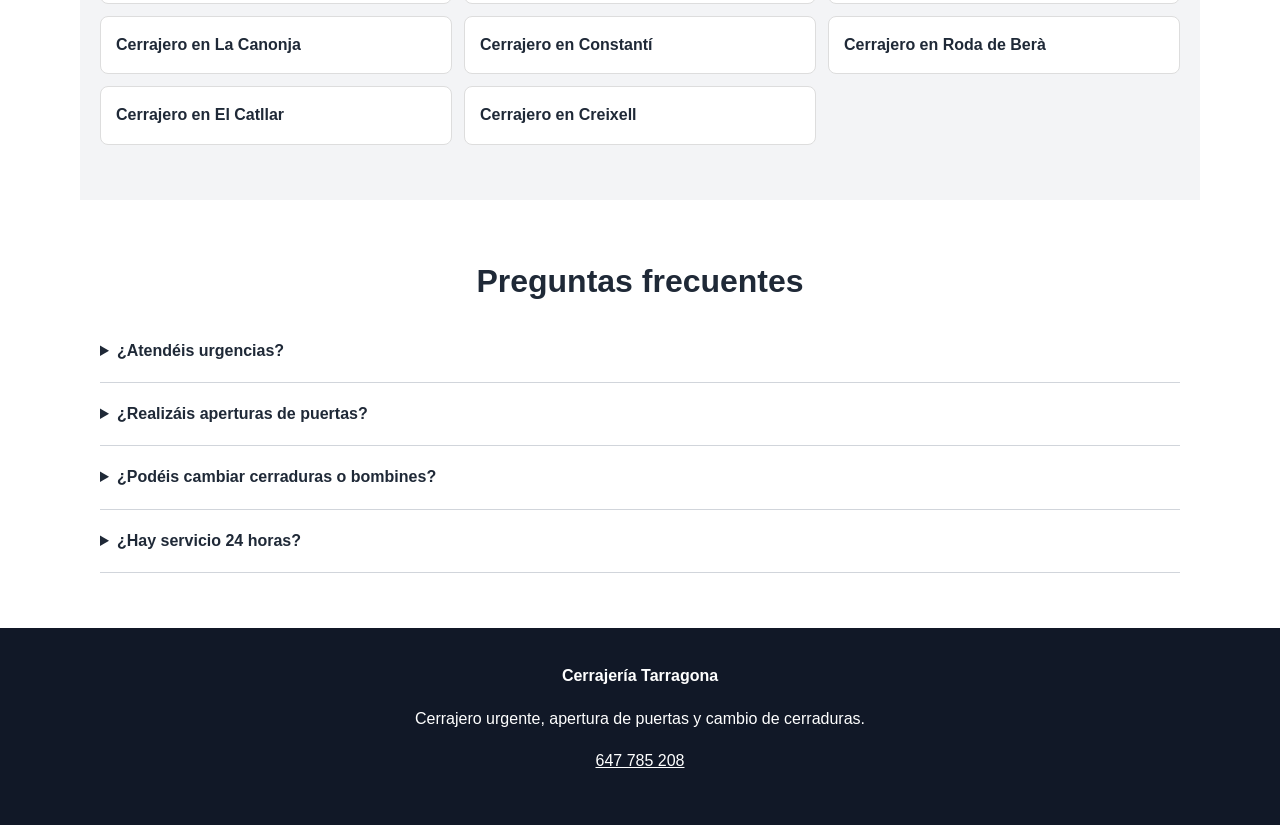
<file: barrios/la-canonja/index.html>
<!doctype html><html lang="es"><head><meta charset="utf-8"><meta name="viewport" content="width=device-width,initial-scale=1"><title>Cerrajero en La Canonja 24 horas | Apertura y cambio de cerraduras</title><meta name="description" content="Cerrajero en La Canonja y alrededores. Servicio urgente 24 horas, apertura de puertas, cambio de cerraduras y bombines. Teléfono 647 785 208."><link rel="canonical" href="https://cerrajeria-tarragona.github.io/cerrajero/barrios/la-canonja/"><meta name="robots" content="index,follow"><meta property="og:title" content="Cerrajero en La Canonja 24 horas | Apertura y cambio de cerraduras"><meta property="og:description" content="Cerrajero en La Canonja y alrededores. Servicio urgente 24 horas, apertura de puertas, cambio de cerraduras y bombines. Teléfono 647 785 208."><meta property="og:url" content="https://cerrajeria-tarragona.github.io/cerrajero/barrios/la-canonja/"><link rel="stylesheet" href="../../style.css"><script type="application/ld+json">{"@context": "https://schema.org", "@type": "Locksmith", "name": "Cerrajero Tarragona", "url": "https://cerrajeria-tarragona.github.io/cerrajero/barrios/la-canonja/", "telephone": "+34647785208", "areaServed": {"@type": "City", "name": "La Canonja"}}</script></head><body><div class="top">Cerrajero urgente · 24 horas · Tarragona y alrededores · <a href="tel:+34647785208">647 785 208</a></div><header><nav class="nav"><a class="logo" href="https://cerrajeria-tarragona.github.io/cerrajero/">Cerrajería <span>Tarragona</span></a><div class="navlinks"><a href="https://cerrajeria-tarragona.github.io/cerrajero/#servicios">Servicios</a><a href="https://cerrajeria-tarragona.github.io/cerrajero/#zonas">Zonas</a><a href="https://cerrajeria-tarragona.github.io/cerrajero/#faq">FAQ</a></div><a class="btn" href="tel:+34647785208">Llamar 647 785 208</a></nav></header><div class="breadcrumb"><a href="../../">Inicio</a> / Cerrajero Tarragona</div><section class="hero"><div class="hero-inner"><h1>Cerrajero en La Canonja 24 horas</h1><p>Servicio de cerrajería en La Canonja para urgencias, aperturas de puertas, cambios de cerraduras y bombines. Contacta con el 647 785 208.</p><div class="actions"><a class="btn" href="tel:+34647785208">📞 Llamar ahora</a><a class="btn dark" href="https://wa.me/34647785208">WhatsApp</a></div></div></section><section class="section" id="servicios"><h2>Cerrajero urgente y 24 horas</h2><p class="lead">Servicio de cerrajería para aperturas de puertas, cambios de cerraduras y bombines y otras incidencias.</p><div class="grid"><article class="card"><h3>Cerrajero urgente en Tarragona</h3><p>Atención para incidencias de cerrajería que necesitan una solución rápida: puertas bloqueadas, llaves perdidas y cerraduras averiadas.</p></article><article class="card"><h3>Apertura de puertas</h3><p>Apertura de puertas de viviendas, locales y comunidades, buscando una intervención cuidadosa y evitando daños innecesarios cuando sea posible.</p></article><article class="card"><h3>Cambio de cerraduras</h3><p>Sustitución de cerraduras y bombines para mejorar la seguridad, renovar mecanismos o disponer de nuevas llaves.</p></article><article class="card"><h3>Cerrajero 24 horas</h3><p>Contacto para incidencias de cerrajería durante las 24 horas, incluidos horarios nocturnos, fines de semana y festivos.</p></article><article class="card"><h3>Cambio de bombines</h3><p>Cambio de cilindros y bombines para actualizar una puerta sin sustituir toda la instalación cuando el sistema lo permite.</p></article><article class="card"><h3>Cerraduras de seguridad</h3><p>Instalación y sustitución de soluciones de seguridad para viviendas, negocios y comunidades.</p></article></div></section><section class="section band" id="zonas"><h2>Cerrajería en Tarragona y alrededores</h2><p class="lead">Atención orientada a Tarragona y municipios cercanos.</p><div class="local-grid"><a href="https://cerrajeria-tarragona.github.io/cerrajero/barrios/reus/">Cerrajero en Reus</a><a href="https://cerrajeria-tarragona.github.io/cerrajero/barrios/salou/">Cerrajero en Salou</a><a href="https://cerrajeria-tarragona.github.io/cerrajero/barrios/vila-seca/">Cerrajero en Vila-seca</a><a href="https://cerrajeria-tarragona.github.io/cerrajero/barrios/cambrils/">Cerrajero en Cambrils</a><a href="https://cerrajeria-tarragona.github.io/cerrajero/barrios/torredembarra/">Cerrajero en Torredembarra</a><a href="https://cerrajeria-tarragona.github.io/cerrajero/barrios/altafulla/">Cerrajero en Altafulla</a><a href="https://cerrajeria-tarragona.github.io/cerrajero/barrios/el-vendrell/">Cerrajero en El Vendrell</a><a href="https://cerrajeria-tarragona.github.io/cerrajero/barrios/calafell/">Cerrajero en Calafell</a><a href="https://cerrajeria-tarragona.github.io/cerrajero/barrios/valls/">Cerrajero en Valls</a><a href="https://cerrajeria-tarragona.github.io/cerrajero/barrios/la-canonja/">Cerrajero en La Canonja</a><a href="https://cerrajeria-tarragona.github.io/cerrajero/barrios/constanti/">Cerrajero en Constantí</a><a href="https://cerrajeria-tarragona.github.io/cerrajero/barrios/roda-de-bera/">Cerrajero en Roda de Berà</a><a href="https://cerrajeria-tarragona.github.io/cerrajero/barrios/el-catllar/">Cerrajero en El Catllar</a><a href="https://cerrajeria-tarragona.github.io/cerrajero/barrios/creixell/">Cerrajero en Creixell</a></div></section><section class="section faq" id="faq"><h2>Preguntas frecuentes</h2><details><summary>¿Atendéis urgencias?</summary><p>Sí. Llama al 647 785 208 para consultar una intervención urgente.</p></details><details><summary>¿Realizáis aperturas de puertas?</summary><p>Sí, según el tipo de cerradura y la incidencia.</p></details><details><summary>¿Podéis cambiar cerraduras o bombines?</summary><p>Sí, realizamos cambios de cerraduras y bombines.</p></details><details><summary>¿Hay servicio 24 horas?</summary><p>Puedes llamar al 647 785 208 para consultar atención 24 horas.</p></details></section><footer><div class="footer-inner"><strong>Cerrajería Tarragona</strong><p>Cerrajero urgente, apertura de puertas y cambio de cerraduras.</p><p><a href="tel:+34647785208" style="color:#fff">647 785 208</a></p></div></footer><div class="sticky"><a class="call" href="tel:+34647785208">📞 Llamar</a><a class="wa" href="https://wa.me/34647785208">WhatsApp</a></div></body></html>
</file>
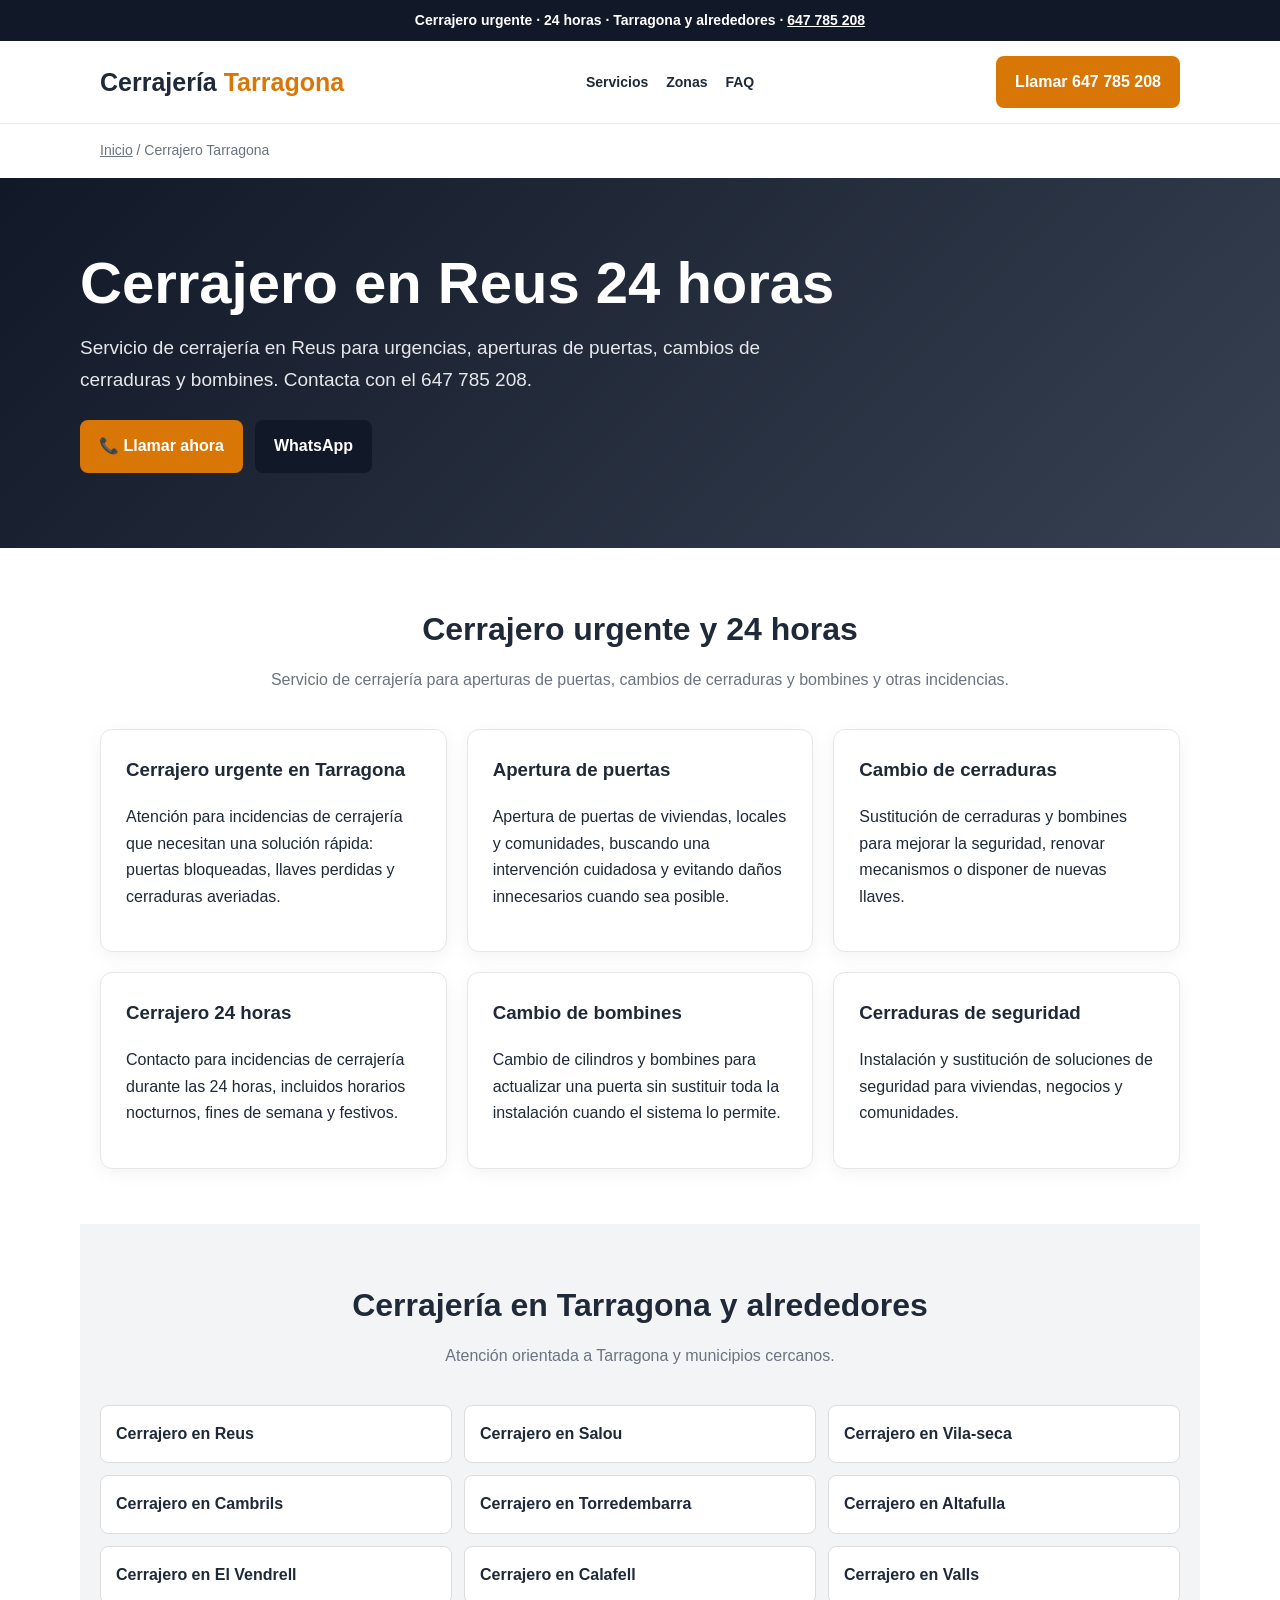
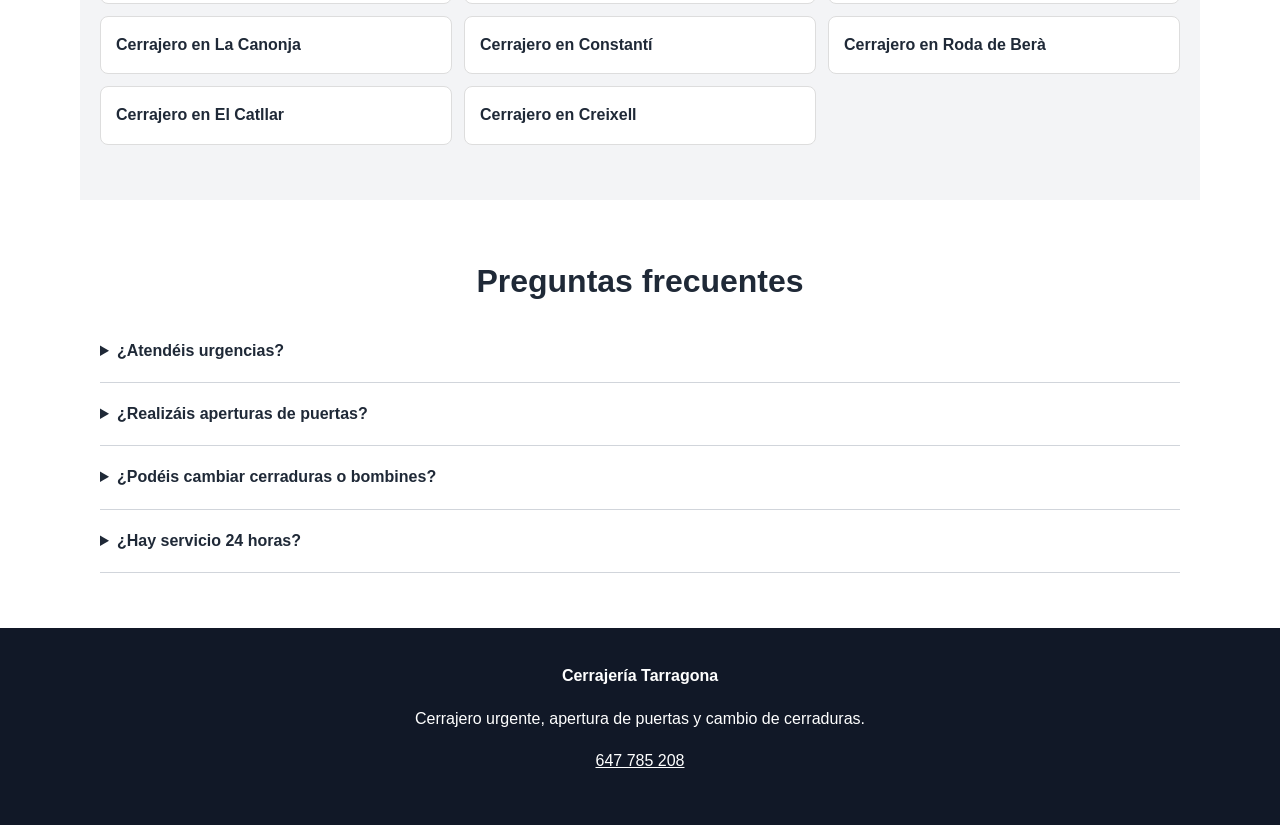
<file: barrios/reus/index.html>
<!doctype html><html lang="es"><head><meta charset="utf-8"><meta name="viewport" content="width=device-width,initial-scale=1"><title>Cerrajero en Reus 24 horas | Apertura y cambio de cerraduras</title><meta name="description" content="Cerrajero en Reus y alrededores. Servicio urgente 24 horas, apertura de puertas, cambio de cerraduras y bombines. Teléfono 647 785 208."><link rel="canonical" href="https://cerrajeria-tarragona.github.io/cerrajero/barrios/reus/"><meta name="robots" content="index,follow"><meta property="og:title" content="Cerrajero en Reus 24 horas | Apertura y cambio de cerraduras"><meta property="og:description" content="Cerrajero en Reus y alrededores. Servicio urgente 24 horas, apertura de puertas, cambio de cerraduras y bombines. Teléfono 647 785 208."><meta property="og:url" content="https://cerrajeria-tarragona.github.io/cerrajero/barrios/reus/"><link rel="stylesheet" href="../../style.css"><script type="application/ld+json">{"@context": "https://schema.org", "@type": "Locksmith", "name": "Cerrajero Tarragona", "url": "https://cerrajeria-tarragona.github.io/cerrajero/barrios/reus/", "telephone": "+34647785208", "areaServed": {"@type": "City", "name": "Reus"}}</script></head><body><div class="top">Cerrajero urgente · 24 horas · Tarragona y alrededores · <a href="tel:+34647785208">647 785 208</a></div><header><nav class="nav"><a class="logo" href="https://cerrajeria-tarragona.github.io/cerrajero/">Cerrajería <span>Tarragona</span></a><div class="navlinks"><a href="https://cerrajeria-tarragona.github.io/cerrajero/#servicios">Servicios</a><a href="https://cerrajeria-tarragona.github.io/cerrajero/#zonas">Zonas</a><a href="https://cerrajeria-tarragona.github.io/cerrajero/#faq">FAQ</a></div><a class="btn" href="tel:+34647785208">Llamar 647 785 208</a></nav></header><div class="breadcrumb"><a href="../../">Inicio</a> / Cerrajero Tarragona</div><section class="hero"><div class="hero-inner"><h1>Cerrajero en Reus 24 horas</h1><p>Servicio de cerrajería en Reus para urgencias, aperturas de puertas, cambios de cerraduras y bombines. Contacta con el 647 785 208.</p><div class="actions"><a class="btn" href="tel:+34647785208">📞 Llamar ahora</a><a class="btn dark" href="https://wa.me/34647785208">WhatsApp</a></div></div></section><section class="section" id="servicios"><h2>Cerrajero urgente y 24 horas</h2><p class="lead">Servicio de cerrajería para aperturas de puertas, cambios de cerraduras y bombines y otras incidencias.</p><div class="grid"><article class="card"><h3>Cerrajero urgente en Tarragona</h3><p>Atención para incidencias de cerrajería que necesitan una solución rápida: puertas bloqueadas, llaves perdidas y cerraduras averiadas.</p></article><article class="card"><h3>Apertura de puertas</h3><p>Apertura de puertas de viviendas, locales y comunidades, buscando una intervención cuidadosa y evitando daños innecesarios cuando sea posible.</p></article><article class="card"><h3>Cambio de cerraduras</h3><p>Sustitución de cerraduras y bombines para mejorar la seguridad, renovar mecanismos o disponer de nuevas llaves.</p></article><article class="card"><h3>Cerrajero 24 horas</h3><p>Contacto para incidencias de cerrajería durante las 24 horas, incluidos horarios nocturnos, fines de semana y festivos.</p></article><article class="card"><h3>Cambio de bombines</h3><p>Cambio de cilindros y bombines para actualizar una puerta sin sustituir toda la instalación cuando el sistema lo permite.</p></article><article class="card"><h3>Cerraduras de seguridad</h3><p>Instalación y sustitución de soluciones de seguridad para viviendas, negocios y comunidades.</p></article></div></section><section class="section band" id="zonas"><h2>Cerrajería en Tarragona y alrededores</h2><p class="lead">Atención orientada a Tarragona y municipios cercanos.</p><div class="local-grid"><a href="https://cerrajeria-tarragona.github.io/cerrajero/barrios/reus/">Cerrajero en Reus</a><a href="https://cerrajeria-tarragona.github.io/cerrajero/barrios/salou/">Cerrajero en Salou</a><a href="https://cerrajeria-tarragona.github.io/cerrajero/barrios/vila-seca/">Cerrajero en Vila-seca</a><a href="https://cerrajeria-tarragona.github.io/cerrajero/barrios/cambrils/">Cerrajero en Cambrils</a><a href="https://cerrajeria-tarragona.github.io/cerrajero/barrios/torredembarra/">Cerrajero en Torredembarra</a><a href="https://cerrajeria-tarragona.github.io/cerrajero/barrios/altafulla/">Cerrajero en Altafulla</a><a href="https://cerrajeria-tarragona.github.io/cerrajero/barrios/el-vendrell/">Cerrajero en El Vendrell</a><a href="https://cerrajeria-tarragona.github.io/cerrajero/barrios/calafell/">Cerrajero en Calafell</a><a href="https://cerrajeria-tarragona.github.io/cerrajero/barrios/valls/">Cerrajero en Valls</a><a href="https://cerrajeria-tarragona.github.io/cerrajero/barrios/la-canonja/">Cerrajero en La Canonja</a><a href="https://cerrajeria-tarragona.github.io/cerrajero/barrios/constanti/">Cerrajero en Constantí</a><a href="https://cerrajeria-tarragona.github.io/cerrajero/barrios/roda-de-bera/">Cerrajero en Roda de Berà</a><a href="https://cerrajeria-tarragona.github.io/cerrajero/barrios/el-catllar/">Cerrajero en El Catllar</a><a href="https://cerrajeria-tarragona.github.io/cerrajero/barrios/creixell/">Cerrajero en Creixell</a></div></section><section class="section faq" id="faq"><h2>Preguntas frecuentes</h2><details><summary>¿Atendéis urgencias?</summary><p>Sí. Llama al 647 785 208 para consultar una intervención urgente.</p></details><details><summary>¿Realizáis aperturas de puertas?</summary><p>Sí, según el tipo de cerradura y la incidencia.</p></details><details><summary>¿Podéis cambiar cerraduras o bombines?</summary><p>Sí, realizamos cambios de cerraduras y bombines.</p></details><details><summary>¿Hay servicio 24 horas?</summary><p>Puedes llamar al 647 785 208 para consultar atención 24 horas.</p></details></section><footer><div class="footer-inner"><strong>Cerrajería Tarragona</strong><p>Cerrajero urgente, apertura de puertas y cambio de cerraduras.</p><p><a href="tel:+34647785208" style="color:#fff">647 785 208</a></p></div></footer><div class="sticky"><a class="call" href="tel:+34647785208">📞 Llamar</a><a class="wa" href="https://wa.me/34647785208">WhatsApp</a></div></body></html>
</file>
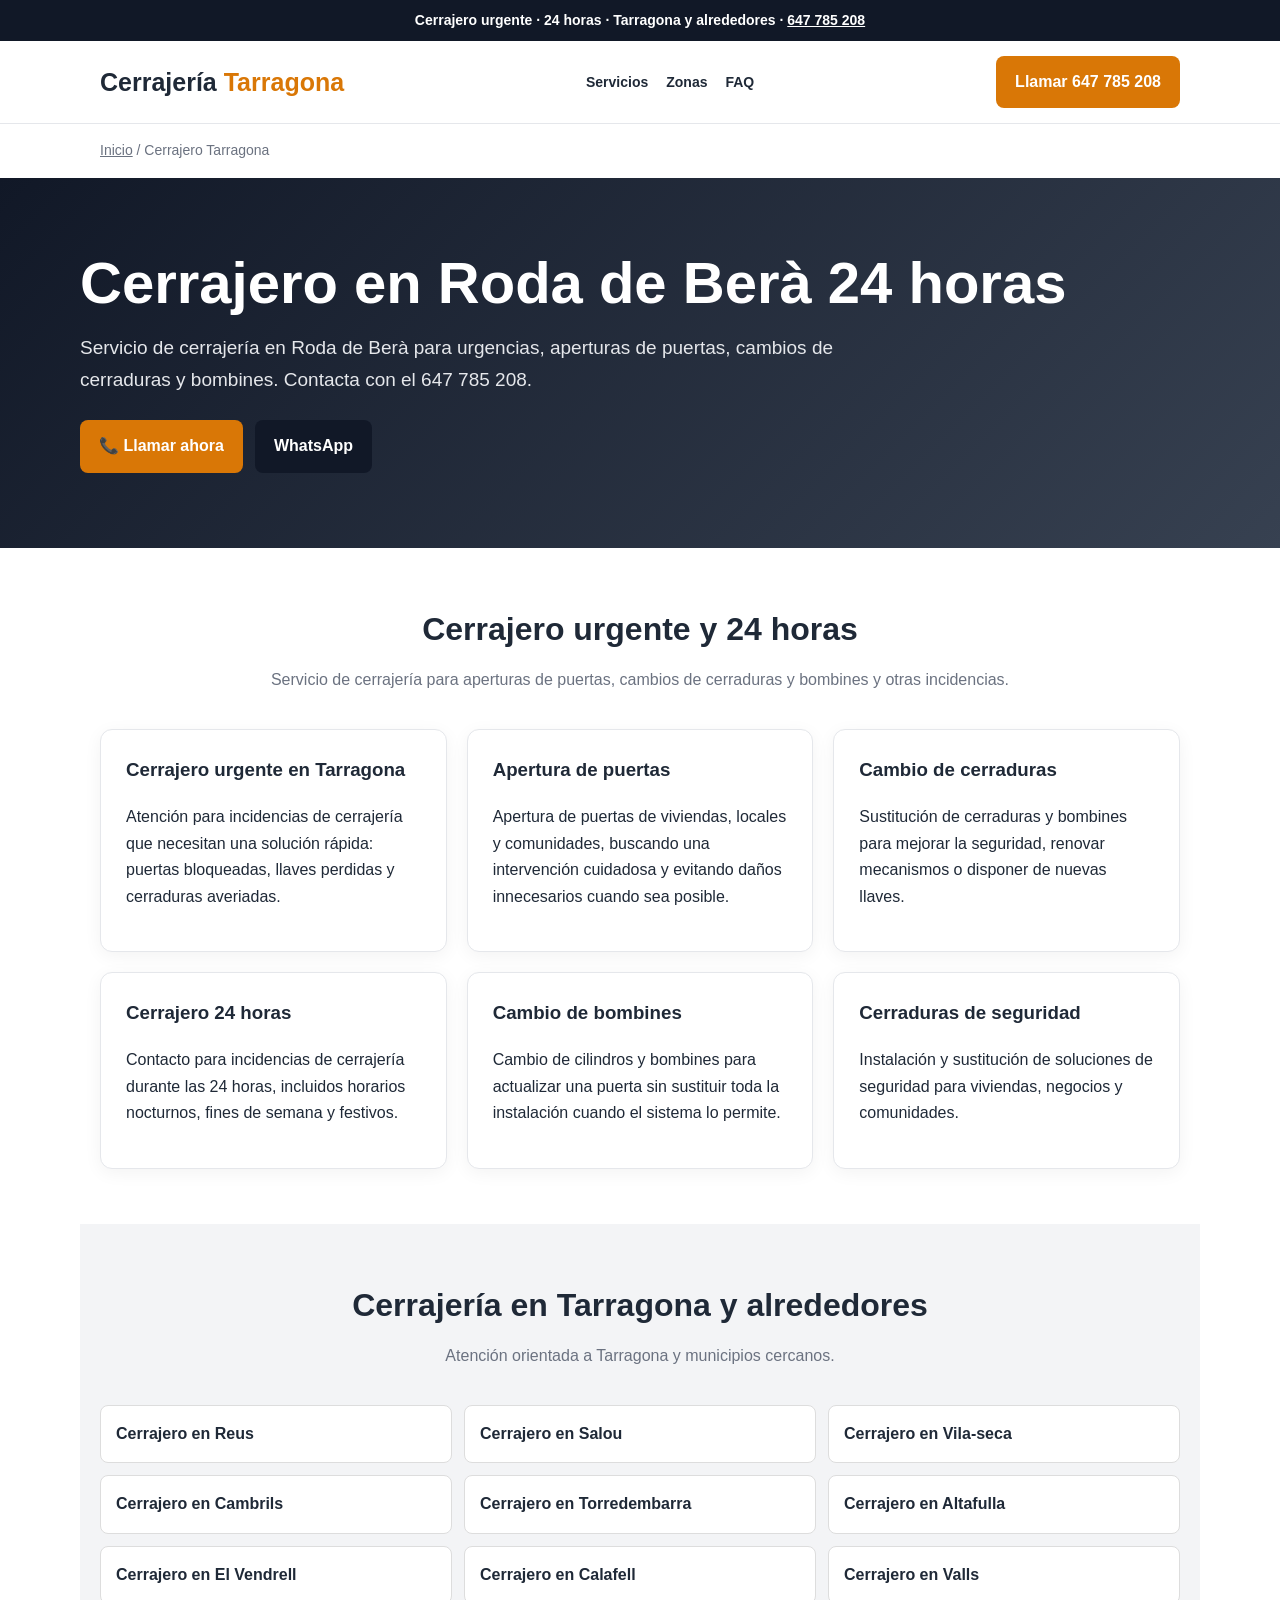
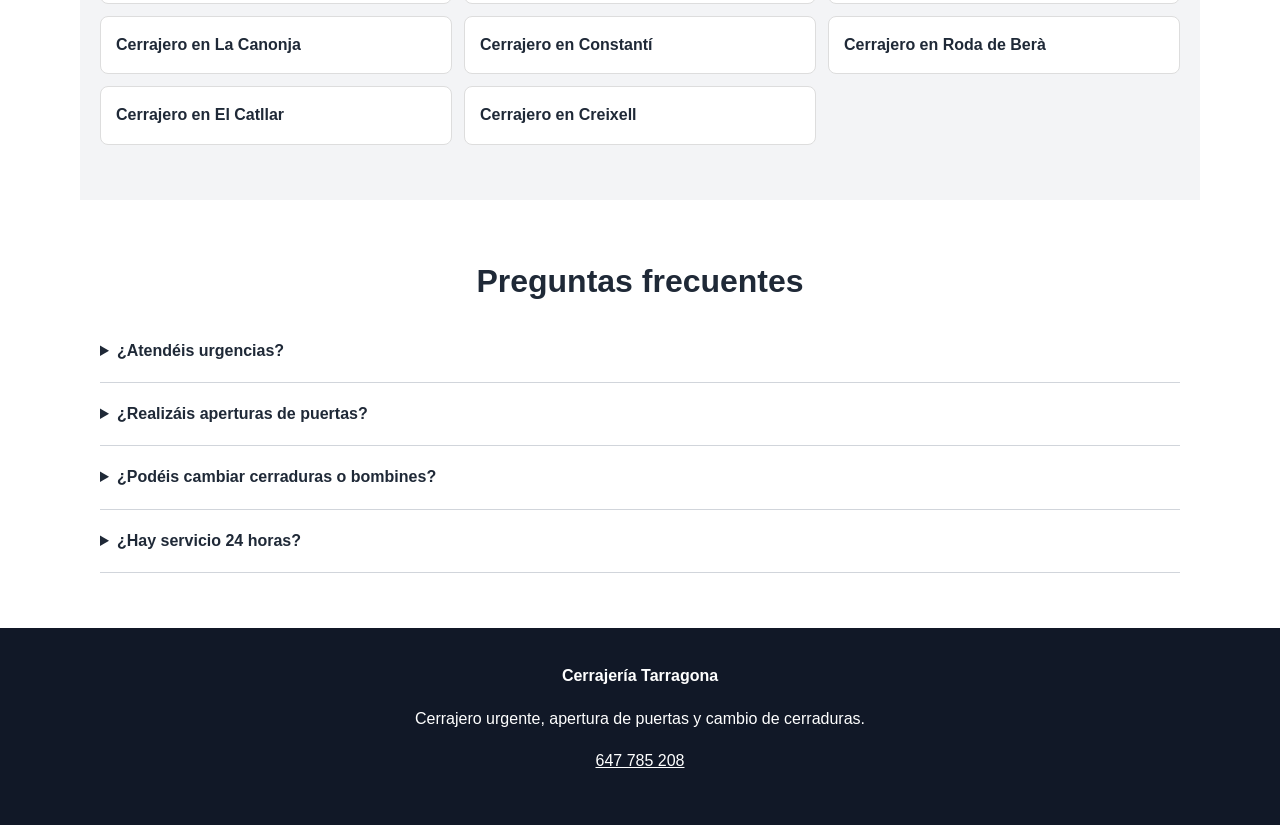
<file: barrios/roda-de-bera/index.html>
<!doctype html><html lang="es"><head><meta charset="utf-8"><meta name="viewport" content="width=device-width,initial-scale=1"><title>Cerrajero en Roda de Berà 24 horas | Apertura y cambio de cerraduras</title><meta name="description" content="Cerrajero en Roda de Berà y alrededores. Servicio urgente 24 horas, apertura de puertas, cambio de cerraduras y bombines. Teléfono 647 785 208."><link rel="canonical" href="https://cerrajeria-tarragona.github.io/cerrajero/barrios/roda-de-bera/"><meta name="robots" content="index,follow"><meta property="og:title" content="Cerrajero en Roda de Berà 24 horas | Apertura y cambio de cerraduras"><meta property="og:description" content="Cerrajero en Roda de Berà y alrededores. Servicio urgente 24 horas, apertura de puertas, cambio de cerraduras y bombines. Teléfono 647 785 208."><meta property="og:url" content="https://cerrajeria-tarragona.github.io/cerrajero/barrios/roda-de-bera/"><link rel="stylesheet" href="../../style.css"><script type="application/ld+json">{"@context": "https://schema.org", "@type": "Locksmith", "name": "Cerrajero Tarragona", "url": "https://cerrajeria-tarragona.github.io/cerrajero/barrios/roda-de-bera/", "telephone": "+34647785208", "areaServed": {"@type": "City", "name": "Roda de Berà"}}</script></head><body><div class="top">Cerrajero urgente · 24 horas · Tarragona y alrededores · <a href="tel:+34647785208">647 785 208</a></div><header><nav class="nav"><a class="logo" href="https://cerrajeria-tarragona.github.io/cerrajero/">Cerrajería <span>Tarragona</span></a><div class="navlinks"><a href="https://cerrajeria-tarragona.github.io/cerrajero/#servicios">Servicios</a><a href="https://cerrajeria-tarragona.github.io/cerrajero/#zonas">Zonas</a><a href="https://cerrajeria-tarragona.github.io/cerrajero/#faq">FAQ</a></div><a class="btn" href="tel:+34647785208">Llamar 647 785 208</a></nav></header><div class="breadcrumb"><a href="../../">Inicio</a> / Cerrajero Tarragona</div><section class="hero"><div class="hero-inner"><h1>Cerrajero en Roda de Berà 24 horas</h1><p>Servicio de cerrajería en Roda de Berà para urgencias, aperturas de puertas, cambios de cerraduras y bombines. Contacta con el 647 785 208.</p><div class="actions"><a class="btn" href="tel:+34647785208">📞 Llamar ahora</a><a class="btn dark" href="https://wa.me/34647785208">WhatsApp</a></div></div></section><section class="section" id="servicios"><h2>Cerrajero urgente y 24 horas</h2><p class="lead">Servicio de cerrajería para aperturas de puertas, cambios de cerraduras y bombines y otras incidencias.</p><div class="grid"><article class="card"><h3>Cerrajero urgente en Tarragona</h3><p>Atención para incidencias de cerrajería que necesitan una solución rápida: puertas bloqueadas, llaves perdidas y cerraduras averiadas.</p></article><article class="card"><h3>Apertura de puertas</h3><p>Apertura de puertas de viviendas, locales y comunidades, buscando una intervención cuidadosa y evitando daños innecesarios cuando sea posible.</p></article><article class="card"><h3>Cambio de cerraduras</h3><p>Sustitución de cerraduras y bombines para mejorar la seguridad, renovar mecanismos o disponer de nuevas llaves.</p></article><article class="card"><h3>Cerrajero 24 horas</h3><p>Contacto para incidencias de cerrajería durante las 24 horas, incluidos horarios nocturnos, fines de semana y festivos.</p></article><article class="card"><h3>Cambio de bombines</h3><p>Cambio de cilindros y bombines para actualizar una puerta sin sustituir toda la instalación cuando el sistema lo permite.</p></article><article class="card"><h3>Cerraduras de seguridad</h3><p>Instalación y sustitución de soluciones de seguridad para viviendas, negocios y comunidades.</p></article></div></section><section class="section band" id="zonas"><h2>Cerrajería en Tarragona y alrededores</h2><p class="lead">Atención orientada a Tarragona y municipios cercanos.</p><div class="local-grid"><a href="https://cerrajeria-tarragona.github.io/cerrajero/barrios/reus/">Cerrajero en Reus</a><a href="https://cerrajeria-tarragona.github.io/cerrajero/barrios/salou/">Cerrajero en Salou</a><a href="https://cerrajeria-tarragona.github.io/cerrajero/barrios/vila-seca/">Cerrajero en Vila-seca</a><a href="https://cerrajeria-tarragona.github.io/cerrajero/barrios/cambrils/">Cerrajero en Cambrils</a><a href="https://cerrajeria-tarragona.github.io/cerrajero/barrios/torredembarra/">Cerrajero en Torredembarra</a><a href="https://cerrajeria-tarragona.github.io/cerrajero/barrios/altafulla/">Cerrajero en Altafulla</a><a href="https://cerrajeria-tarragona.github.io/cerrajero/barrios/el-vendrell/">Cerrajero en El Vendrell</a><a href="https://cerrajeria-tarragona.github.io/cerrajero/barrios/calafell/">Cerrajero en Calafell</a><a href="https://cerrajeria-tarragona.github.io/cerrajero/barrios/valls/">Cerrajero en Valls</a><a href="https://cerrajeria-tarragona.github.io/cerrajero/barrios/la-canonja/">Cerrajero en La Canonja</a><a href="https://cerrajeria-tarragona.github.io/cerrajero/barrios/constanti/">Cerrajero en Constantí</a><a href="https://cerrajeria-tarragona.github.io/cerrajero/barrios/roda-de-bera/">Cerrajero en Roda de Berà</a><a href="https://cerrajeria-tarragona.github.io/cerrajero/barrios/el-catllar/">Cerrajero en El Catllar</a><a href="https://cerrajeria-tarragona.github.io/cerrajero/barrios/creixell/">Cerrajero en Creixell</a></div></section><section class="section faq" id="faq"><h2>Preguntas frecuentes</h2><details><summary>¿Atendéis urgencias?</summary><p>Sí. Llama al 647 785 208 para consultar una intervención urgente.</p></details><details><summary>¿Realizáis aperturas de puertas?</summary><p>Sí, según el tipo de cerradura y la incidencia.</p></details><details><summary>¿Podéis cambiar cerraduras o bombines?</summary><p>Sí, realizamos cambios de cerraduras y bombines.</p></details><details><summary>¿Hay servicio 24 horas?</summary><p>Puedes llamar al 647 785 208 para consultar atención 24 horas.</p></details></section><footer><div class="footer-inner"><strong>Cerrajería Tarragona</strong><p>Cerrajero urgente, apertura de puertas y cambio de cerraduras.</p><p><a href="tel:+34647785208" style="color:#fff">647 785 208</a></p></div></footer><div class="sticky"><a class="call" href="tel:+34647785208">📞 Llamar</a><a class="wa" href="https://wa.me/34647785208">WhatsApp</a></div></body></html>
</file>
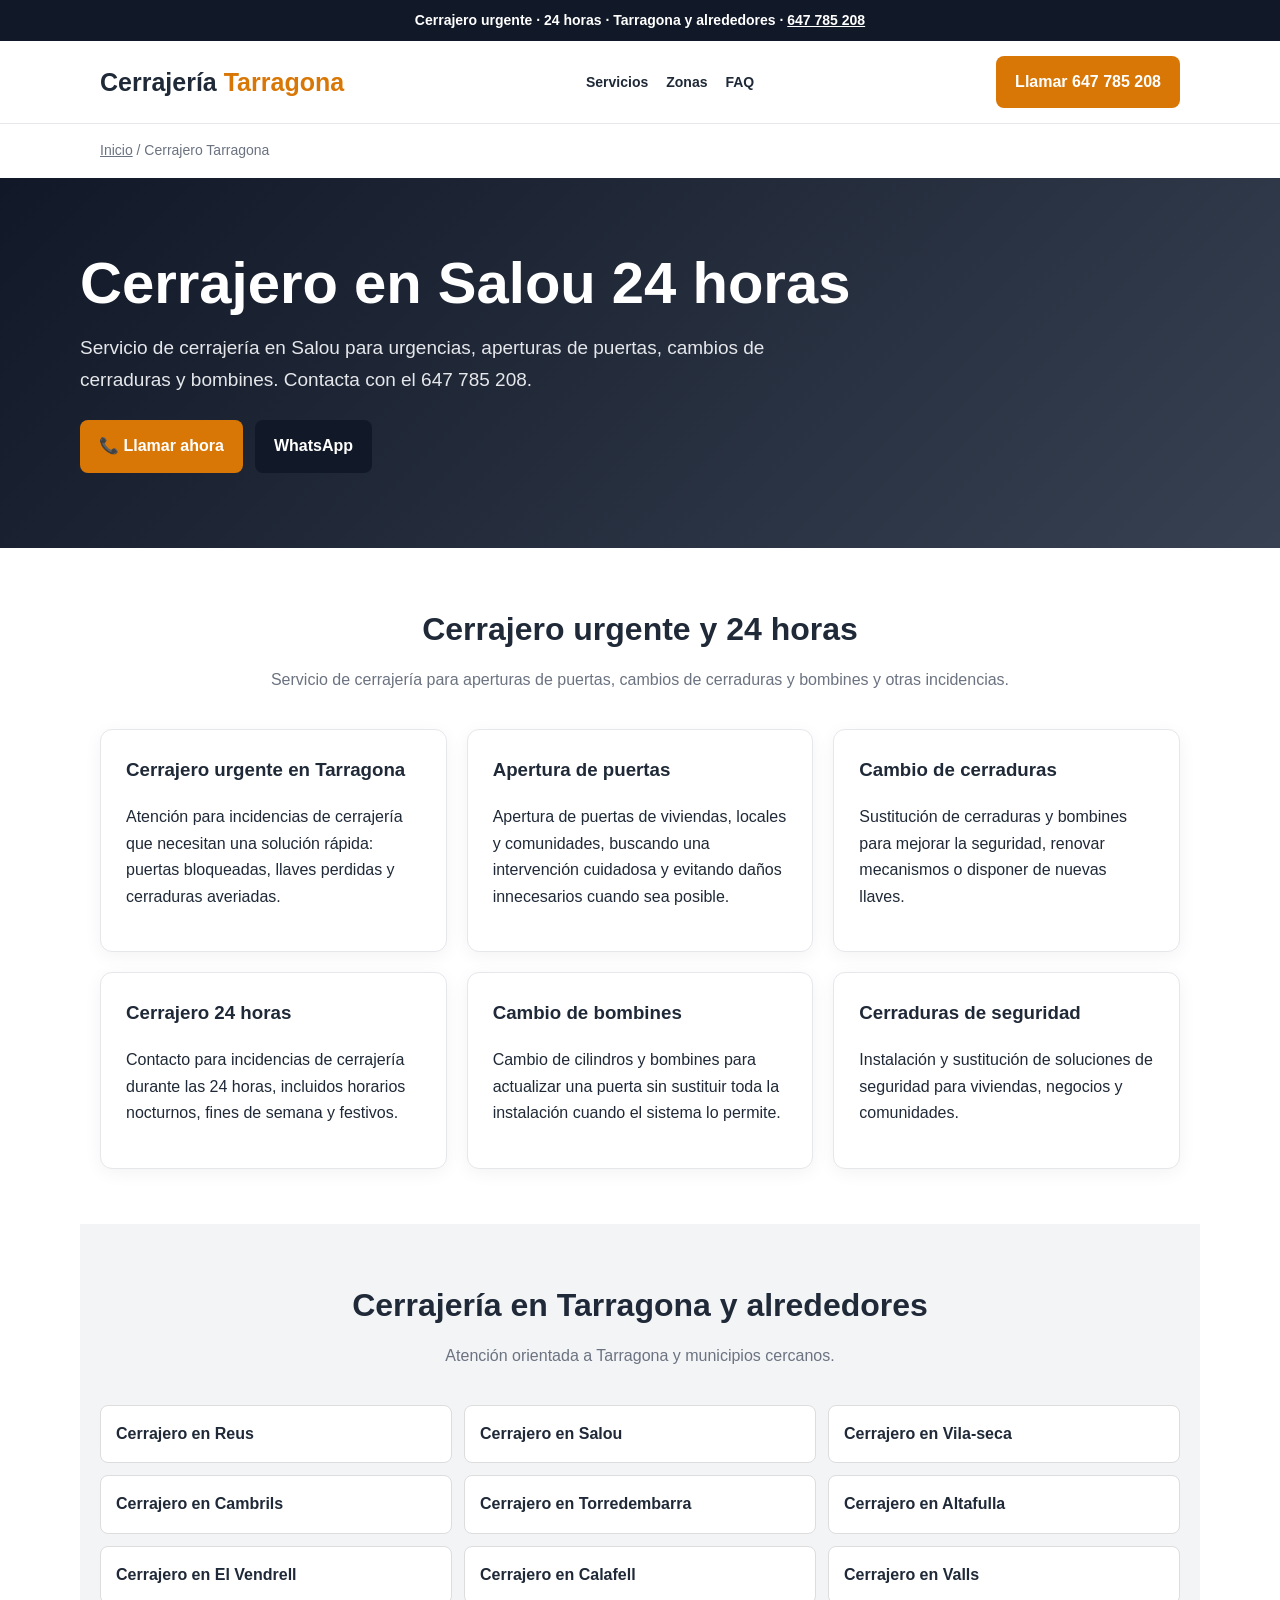
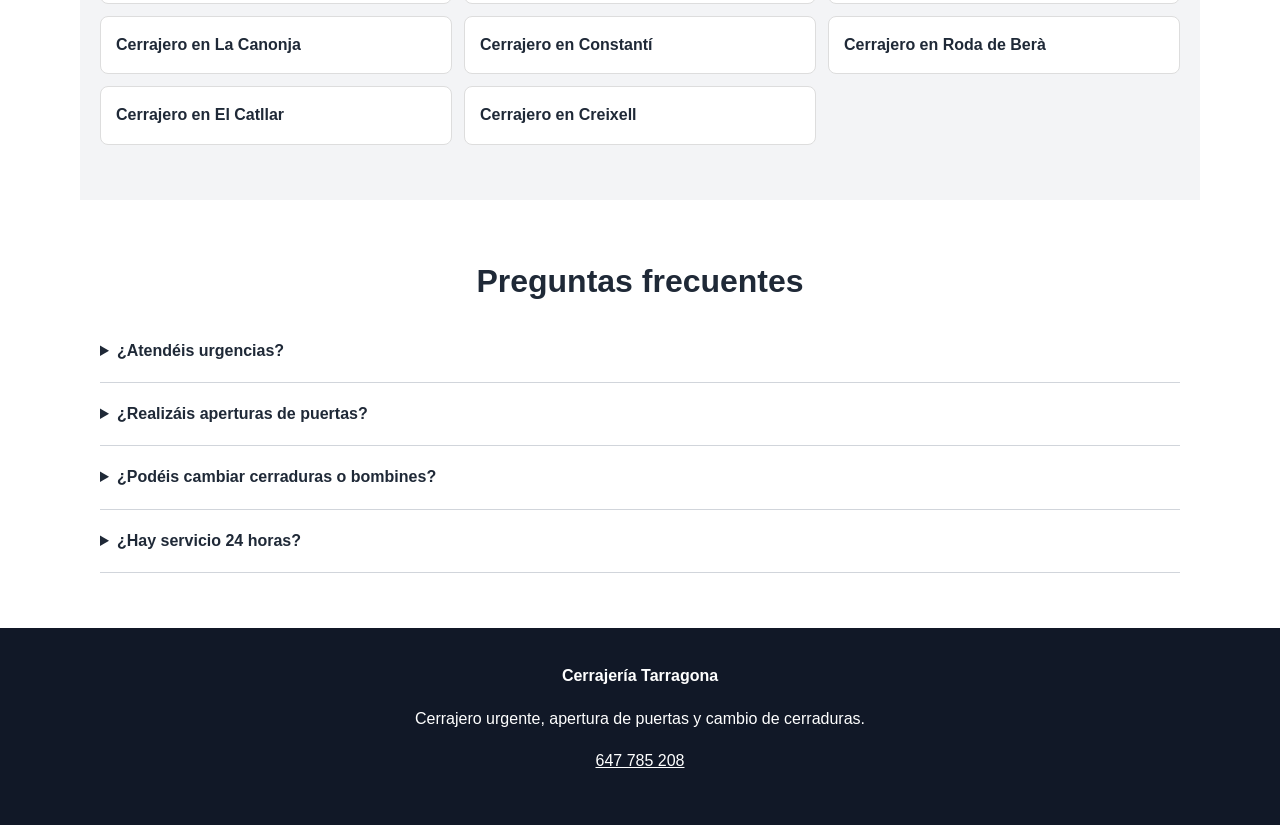
<file: barrios/salou/index.html>
<!doctype html><html lang="es"><head><meta charset="utf-8"><meta name="viewport" content="width=device-width,initial-scale=1"><title>Cerrajero en Salou 24 horas | Apertura y cambio de cerraduras</title><meta name="description" content="Cerrajero en Salou y alrededores. Servicio urgente 24 horas, apertura de puertas, cambio de cerraduras y bombines. Teléfono 647 785 208."><link rel="canonical" href="https://cerrajeria-tarragona.github.io/cerrajero/barrios/salou/"><meta name="robots" content="index,follow"><meta property="og:title" content="Cerrajero en Salou 24 horas | Apertura y cambio de cerraduras"><meta property="og:description" content="Cerrajero en Salou y alrededores. Servicio urgente 24 horas, apertura de puertas, cambio de cerraduras y bombines. Teléfono 647 785 208."><meta property="og:url" content="https://cerrajeria-tarragona.github.io/cerrajero/barrios/salou/"><link rel="stylesheet" href="../../style.css"><script type="application/ld+json">{"@context": "https://schema.org", "@type": "Locksmith", "name": "Cerrajero Tarragona", "url": "https://cerrajeria-tarragona.github.io/cerrajero/barrios/salou/", "telephone": "+34647785208", "areaServed": {"@type": "City", "name": "Salou"}}</script></head><body><div class="top">Cerrajero urgente · 24 horas · Tarragona y alrededores · <a href="tel:+34647785208">647 785 208</a></div><header><nav class="nav"><a class="logo" href="https://cerrajeria-tarragona.github.io/cerrajero/">Cerrajería <span>Tarragona</span></a><div class="navlinks"><a href="https://cerrajeria-tarragona.github.io/cerrajero/#servicios">Servicios</a><a href="https://cerrajeria-tarragona.github.io/cerrajero/#zonas">Zonas</a><a href="https://cerrajeria-tarragona.github.io/cerrajero/#faq">FAQ</a></div><a class="btn" href="tel:+34647785208">Llamar 647 785 208</a></nav></header><div class="breadcrumb"><a href="../../">Inicio</a> / Cerrajero Tarragona</div><section class="hero"><div class="hero-inner"><h1>Cerrajero en Salou 24 horas</h1><p>Servicio de cerrajería en Salou para urgencias, aperturas de puertas, cambios de cerraduras y bombines. Contacta con el 647 785 208.</p><div class="actions"><a class="btn" href="tel:+34647785208">📞 Llamar ahora</a><a class="btn dark" href="https://wa.me/34647785208">WhatsApp</a></div></div></section><section class="section" id="servicios"><h2>Cerrajero urgente y 24 horas</h2><p class="lead">Servicio de cerrajería para aperturas de puertas, cambios de cerraduras y bombines y otras incidencias.</p><div class="grid"><article class="card"><h3>Cerrajero urgente en Tarragona</h3><p>Atención para incidencias de cerrajería que necesitan una solución rápida: puertas bloqueadas, llaves perdidas y cerraduras averiadas.</p></article><article class="card"><h3>Apertura de puertas</h3><p>Apertura de puertas de viviendas, locales y comunidades, buscando una intervención cuidadosa y evitando daños innecesarios cuando sea posible.</p></article><article class="card"><h3>Cambio de cerraduras</h3><p>Sustitución de cerraduras y bombines para mejorar la seguridad, renovar mecanismos o disponer de nuevas llaves.</p></article><article class="card"><h3>Cerrajero 24 horas</h3><p>Contacto para incidencias de cerrajería durante las 24 horas, incluidos horarios nocturnos, fines de semana y festivos.</p></article><article class="card"><h3>Cambio de bombines</h3><p>Cambio de cilindros y bombines para actualizar una puerta sin sustituir toda la instalación cuando el sistema lo permite.</p></article><article class="card"><h3>Cerraduras de seguridad</h3><p>Instalación y sustitución de soluciones de seguridad para viviendas, negocios y comunidades.</p></article></div></section><section class="section band" id="zonas"><h2>Cerrajería en Tarragona y alrededores</h2><p class="lead">Atención orientada a Tarragona y municipios cercanos.</p><div class="local-grid"><a href="https://cerrajeria-tarragona.github.io/cerrajero/barrios/reus/">Cerrajero en Reus</a><a href="https://cerrajeria-tarragona.github.io/cerrajero/barrios/salou/">Cerrajero en Salou</a><a href="https://cerrajeria-tarragona.github.io/cerrajero/barrios/vila-seca/">Cerrajero en Vila-seca</a><a href="https://cerrajeria-tarragona.github.io/cerrajero/barrios/cambrils/">Cerrajero en Cambrils</a><a href="https://cerrajeria-tarragona.github.io/cerrajero/barrios/torredembarra/">Cerrajero en Torredembarra</a><a href="https://cerrajeria-tarragona.github.io/cerrajero/barrios/altafulla/">Cerrajero en Altafulla</a><a href="https://cerrajeria-tarragona.github.io/cerrajero/barrios/el-vendrell/">Cerrajero en El Vendrell</a><a href="https://cerrajeria-tarragona.github.io/cerrajero/barrios/calafell/">Cerrajero en Calafell</a><a href="https://cerrajeria-tarragona.github.io/cerrajero/barrios/valls/">Cerrajero en Valls</a><a href="https://cerrajeria-tarragona.github.io/cerrajero/barrios/la-canonja/">Cerrajero en La Canonja</a><a href="https://cerrajeria-tarragona.github.io/cerrajero/barrios/constanti/">Cerrajero en Constantí</a><a href="https://cerrajeria-tarragona.github.io/cerrajero/barrios/roda-de-bera/">Cerrajero en Roda de Berà</a><a href="https://cerrajeria-tarragona.github.io/cerrajero/barrios/el-catllar/">Cerrajero en El Catllar</a><a href="https://cerrajeria-tarragona.github.io/cerrajero/barrios/creixell/">Cerrajero en Creixell</a></div></section><section class="section faq" id="faq"><h2>Preguntas frecuentes</h2><details><summary>¿Atendéis urgencias?</summary><p>Sí. Llama al 647 785 208 para consultar una intervención urgente.</p></details><details><summary>¿Realizáis aperturas de puertas?</summary><p>Sí, según el tipo de cerradura y la incidencia.</p></details><details><summary>¿Podéis cambiar cerraduras o bombines?</summary><p>Sí, realizamos cambios de cerraduras y bombines.</p></details><details><summary>¿Hay servicio 24 horas?</summary><p>Puedes llamar al 647 785 208 para consultar atención 24 horas.</p></details></section><footer><div class="footer-inner"><strong>Cerrajería Tarragona</strong><p>Cerrajero urgente, apertura de puertas y cambio de cerraduras.</p><p><a href="tel:+34647785208" style="color:#fff">647 785 208</a></p></div></footer><div class="sticky"><a class="call" href="tel:+34647785208">📞 Llamar</a><a class="wa" href="https://wa.me/34647785208">WhatsApp</a></div></body></html>
</file>
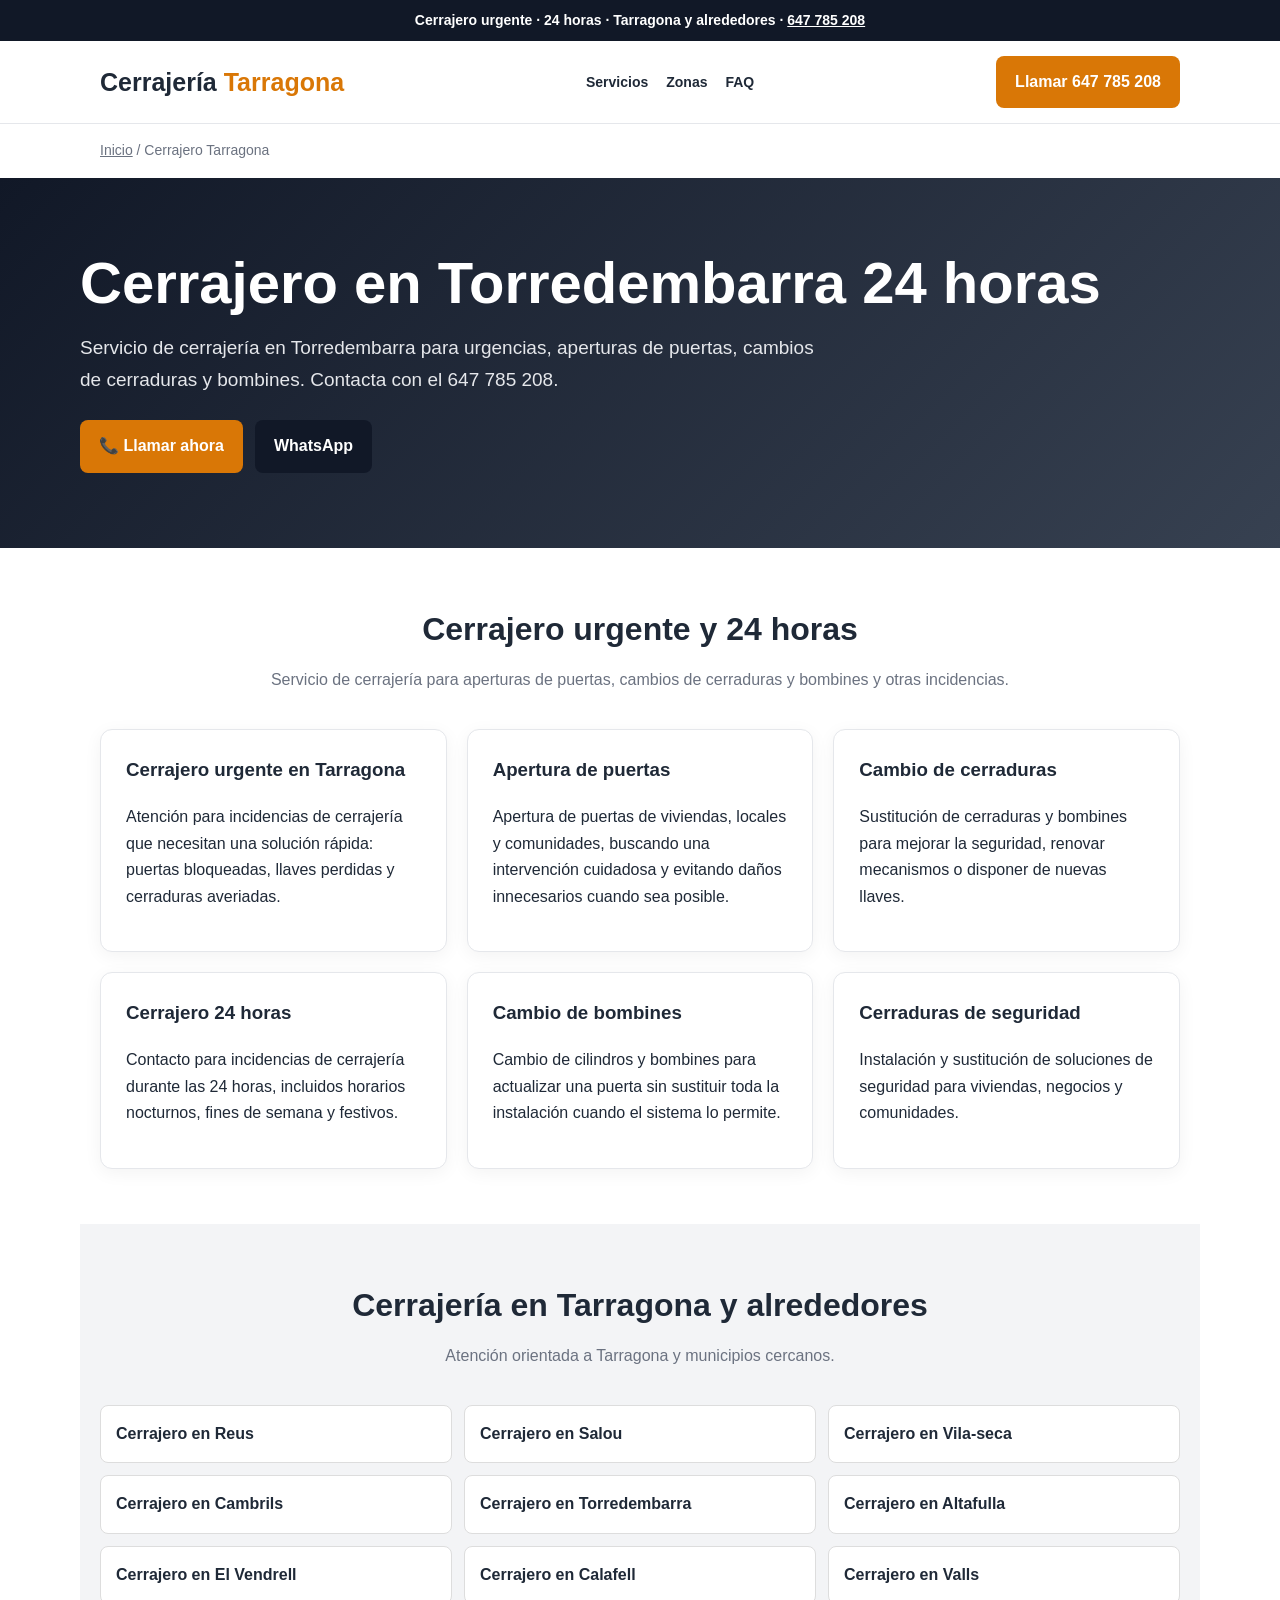
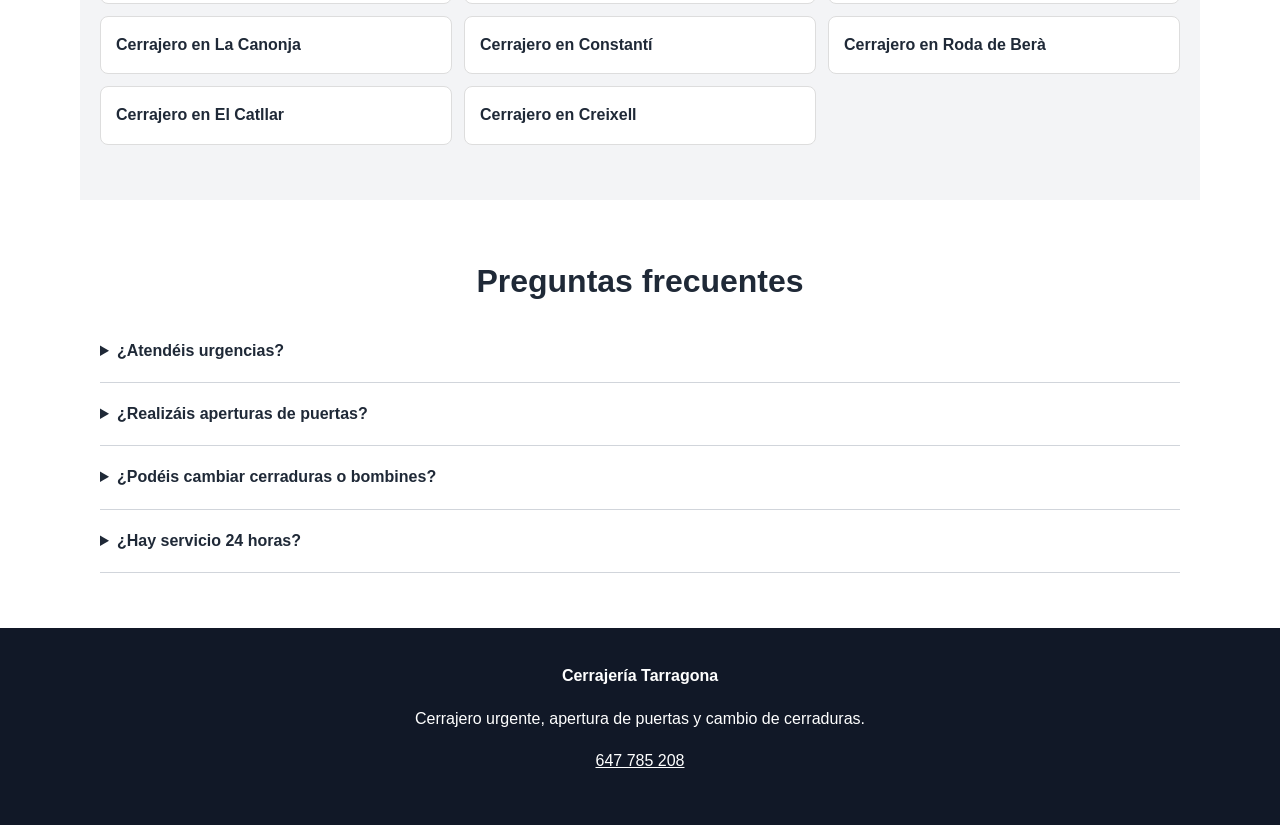
<file: barrios/torredembarra/index.html>
<!doctype html><html lang="es"><head><meta charset="utf-8"><meta name="viewport" content="width=device-width,initial-scale=1"><title>Cerrajero en Torredembarra 24 horas | Apertura y cambio de cerraduras</title><meta name="description" content="Cerrajero en Torredembarra y alrededores. Servicio urgente 24 horas, apertura de puertas, cambio de cerraduras y bombines. Teléfono 647 785 208."><link rel="canonical" href="https://cerrajeria-tarragona.github.io/cerrajero/barrios/torredembarra/"><meta name="robots" content="index,follow"><meta property="og:title" content="Cerrajero en Torredembarra 24 horas | Apertura y cambio de cerraduras"><meta property="og:description" content="Cerrajero en Torredembarra y alrededores. Servicio urgente 24 horas, apertura de puertas, cambio de cerraduras y bombines. Teléfono 647 785 208."><meta property="og:url" content="https://cerrajeria-tarragona.github.io/cerrajero/barrios/torredembarra/"><link rel="stylesheet" href="../../style.css"><script type="application/ld+json">{"@context": "https://schema.org", "@type": "Locksmith", "name": "Cerrajero Tarragona", "url": "https://cerrajeria-tarragona.github.io/cerrajero/barrios/torredembarra/", "telephone": "+34647785208", "areaServed": {"@type": "City", "name": "Torredembarra"}}</script></head><body><div class="top">Cerrajero urgente · 24 horas · Tarragona y alrededores · <a href="tel:+34647785208">647 785 208</a></div><header><nav class="nav"><a class="logo" href="https://cerrajeria-tarragona.github.io/cerrajero/">Cerrajería <span>Tarragona</span></a><div class="navlinks"><a href="https://cerrajeria-tarragona.github.io/cerrajero/#servicios">Servicios</a><a href="https://cerrajeria-tarragona.github.io/cerrajero/#zonas">Zonas</a><a href="https://cerrajeria-tarragona.github.io/cerrajero/#faq">FAQ</a></div><a class="btn" href="tel:+34647785208">Llamar 647 785 208</a></nav></header><div class="breadcrumb"><a href="../../">Inicio</a> / Cerrajero Tarragona</div><section class="hero"><div class="hero-inner"><h1>Cerrajero en Torredembarra 24 horas</h1><p>Servicio de cerrajería en Torredembarra para urgencias, aperturas de puertas, cambios de cerraduras y bombines. Contacta con el 647 785 208.</p><div class="actions"><a class="btn" href="tel:+34647785208">📞 Llamar ahora</a><a class="btn dark" href="https://wa.me/34647785208">WhatsApp</a></div></div></section><section class="section" id="servicios"><h2>Cerrajero urgente y 24 horas</h2><p class="lead">Servicio de cerrajería para aperturas de puertas, cambios de cerraduras y bombines y otras incidencias.</p><div class="grid"><article class="card"><h3>Cerrajero urgente en Tarragona</h3><p>Atención para incidencias de cerrajería que necesitan una solución rápida: puertas bloqueadas, llaves perdidas y cerraduras averiadas.</p></article><article class="card"><h3>Apertura de puertas</h3><p>Apertura de puertas de viviendas, locales y comunidades, buscando una intervención cuidadosa y evitando daños innecesarios cuando sea posible.</p></article><article class="card"><h3>Cambio de cerraduras</h3><p>Sustitución de cerraduras y bombines para mejorar la seguridad, renovar mecanismos o disponer de nuevas llaves.</p></article><article class="card"><h3>Cerrajero 24 horas</h3><p>Contacto para incidencias de cerrajería durante las 24 horas, incluidos horarios nocturnos, fines de semana y festivos.</p></article><article class="card"><h3>Cambio de bombines</h3><p>Cambio de cilindros y bombines para actualizar una puerta sin sustituir toda la instalación cuando el sistema lo permite.</p></article><article class="card"><h3>Cerraduras de seguridad</h3><p>Instalación y sustitución de soluciones de seguridad para viviendas, negocios y comunidades.</p></article></div></section><section class="section band" id="zonas"><h2>Cerrajería en Tarragona y alrededores</h2><p class="lead">Atención orientada a Tarragona y municipios cercanos.</p><div class="local-grid"><a href="https://cerrajeria-tarragona.github.io/cerrajero/barrios/reus/">Cerrajero en Reus</a><a href="https://cerrajeria-tarragona.github.io/cerrajero/barrios/salou/">Cerrajero en Salou</a><a href="https://cerrajeria-tarragona.github.io/cerrajero/barrios/vila-seca/">Cerrajero en Vila-seca</a><a href="https://cerrajeria-tarragona.github.io/cerrajero/barrios/cambrils/">Cerrajero en Cambrils</a><a href="https://cerrajeria-tarragona.github.io/cerrajero/barrios/torredembarra/">Cerrajero en Torredembarra</a><a href="https://cerrajeria-tarragona.github.io/cerrajero/barrios/altafulla/">Cerrajero en Altafulla</a><a href="https://cerrajeria-tarragona.github.io/cerrajero/barrios/el-vendrell/">Cerrajero en El Vendrell</a><a href="https://cerrajeria-tarragona.github.io/cerrajero/barrios/calafell/">Cerrajero en Calafell</a><a href="https://cerrajeria-tarragona.github.io/cerrajero/barrios/valls/">Cerrajero en Valls</a><a href="https://cerrajeria-tarragona.github.io/cerrajero/barrios/la-canonja/">Cerrajero en La Canonja</a><a href="https://cerrajeria-tarragona.github.io/cerrajero/barrios/constanti/">Cerrajero en Constantí</a><a href="https://cerrajeria-tarragona.github.io/cerrajero/barrios/roda-de-bera/">Cerrajero en Roda de Berà</a><a href="https://cerrajeria-tarragona.github.io/cerrajero/barrios/el-catllar/">Cerrajero en El Catllar</a><a href="https://cerrajeria-tarragona.github.io/cerrajero/barrios/creixell/">Cerrajero en Creixell</a></div></section><section class="section faq" id="faq"><h2>Preguntas frecuentes</h2><details><summary>¿Atendéis urgencias?</summary><p>Sí. Llama al 647 785 208 para consultar una intervención urgente.</p></details><details><summary>¿Realizáis aperturas de puertas?</summary><p>Sí, según el tipo de cerradura y la incidencia.</p></details><details><summary>¿Podéis cambiar cerraduras o bombines?</summary><p>Sí, realizamos cambios de cerraduras y bombines.</p></details><details><summary>¿Hay servicio 24 horas?</summary><p>Puedes llamar al 647 785 208 para consultar atención 24 horas.</p></details></section><footer><div class="footer-inner"><strong>Cerrajería Tarragona</strong><p>Cerrajero urgente, apertura de puertas y cambio de cerraduras.</p><p><a href="tel:+34647785208" style="color:#fff">647 785 208</a></p></div></footer><div class="sticky"><a class="call" href="tel:+34647785208">📞 Llamar</a><a class="wa" href="https://wa.me/34647785208">WhatsApp</a></div></body></html>
</file>
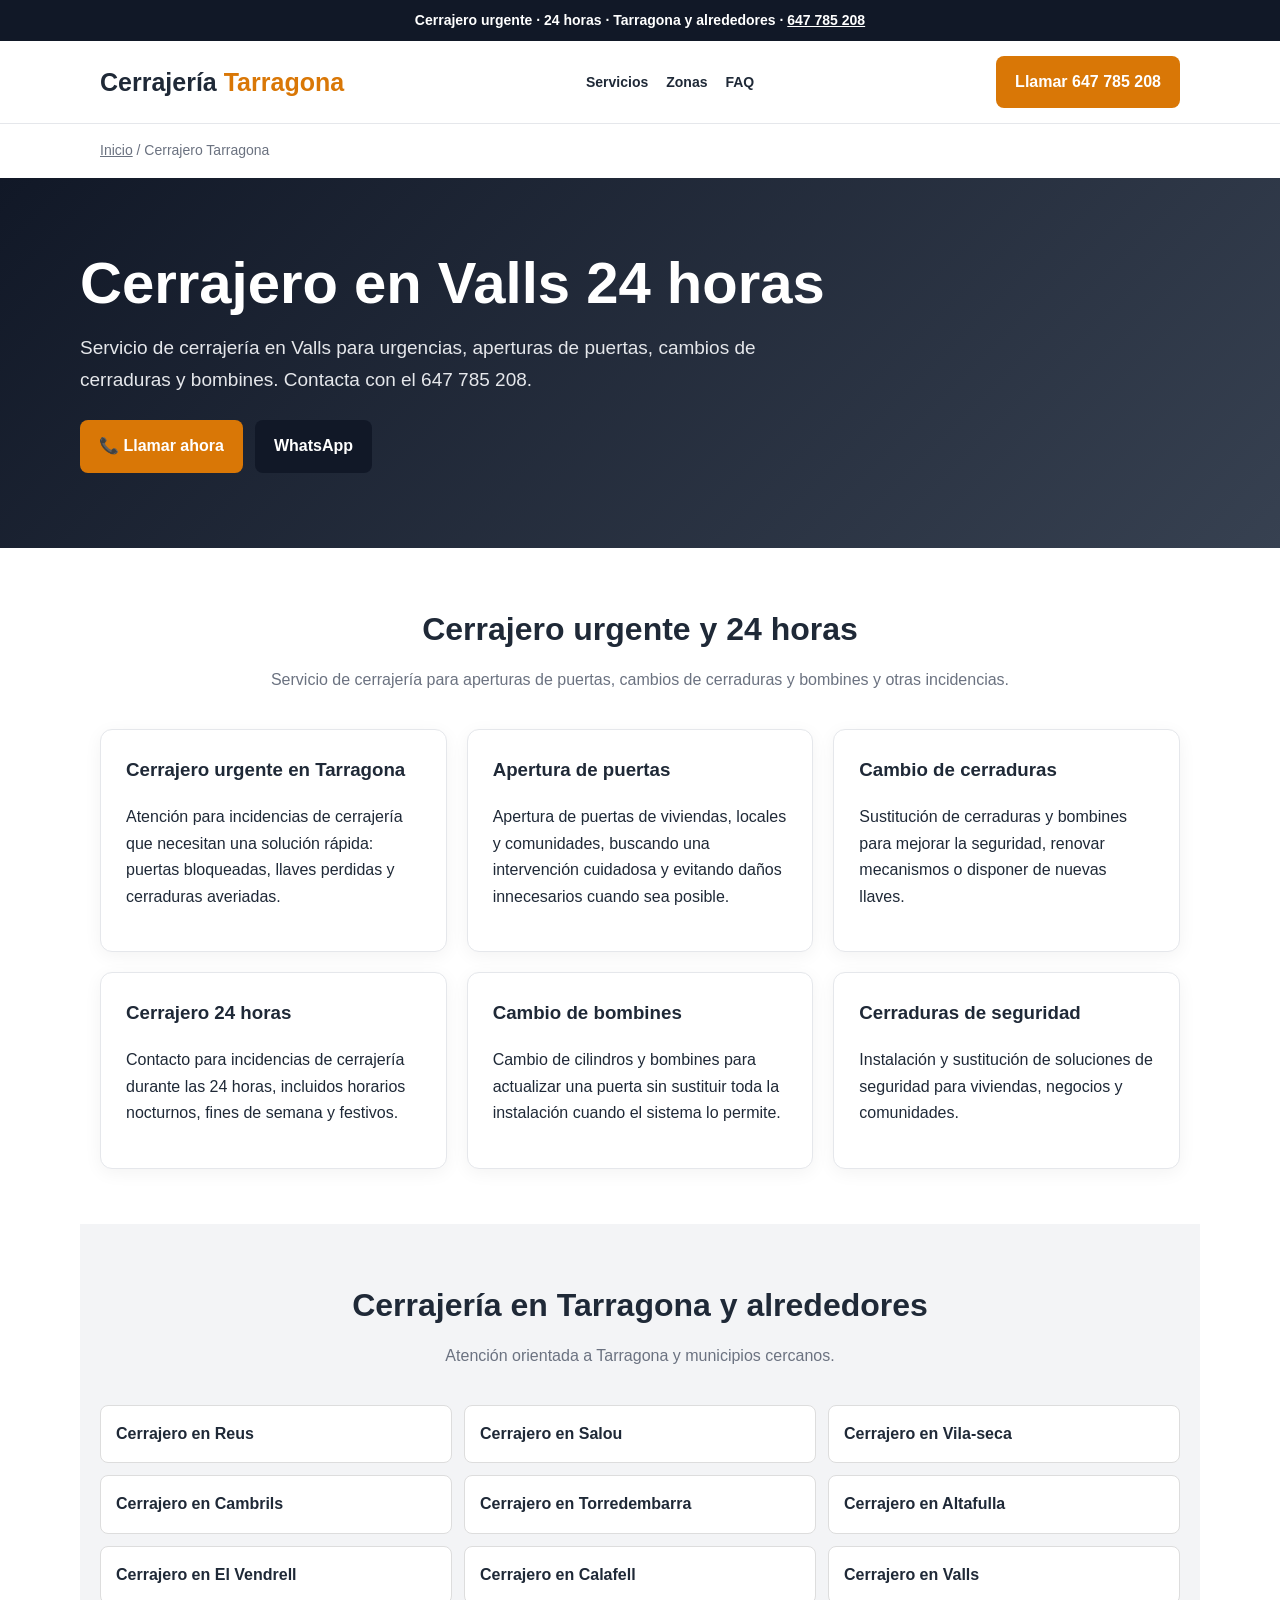
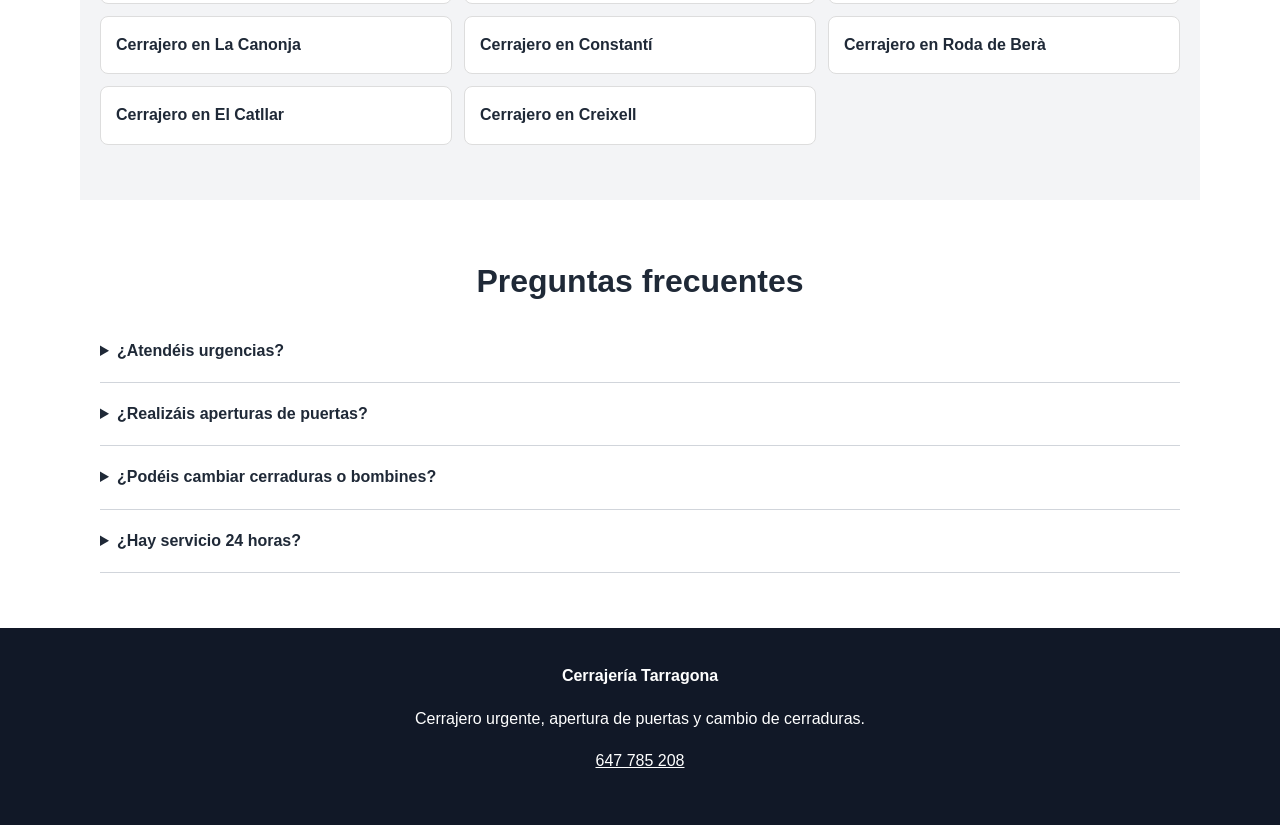
<file: barrios/valls/index.html>
<!doctype html><html lang="es"><head><meta charset="utf-8"><meta name="viewport" content="width=device-width,initial-scale=1"><title>Cerrajero en Valls 24 horas | Apertura y cambio de cerraduras</title><meta name="description" content="Cerrajero en Valls y alrededores. Servicio urgente 24 horas, apertura de puertas, cambio de cerraduras y bombines. Teléfono 647 785 208."><link rel="canonical" href="https://cerrajeria-tarragona.github.io/cerrajero/barrios/valls/"><meta name="robots" content="index,follow"><meta property="og:title" content="Cerrajero en Valls 24 horas | Apertura y cambio de cerraduras"><meta property="og:description" content="Cerrajero en Valls y alrededores. Servicio urgente 24 horas, apertura de puertas, cambio de cerraduras y bombines. Teléfono 647 785 208."><meta property="og:url" content="https://cerrajeria-tarragona.github.io/cerrajero/barrios/valls/"><link rel="stylesheet" href="../../style.css"><script type="application/ld+json">{"@context": "https://schema.org", "@type": "Locksmith", "name": "Cerrajero Tarragona", "url": "https://cerrajeria-tarragona.github.io/cerrajero/barrios/valls/", "telephone": "+34647785208", "areaServed": {"@type": "City", "name": "Valls"}}</script></head><body><div class="top">Cerrajero urgente · 24 horas · Tarragona y alrededores · <a href="tel:+34647785208">647 785 208</a></div><header><nav class="nav"><a class="logo" href="https://cerrajeria-tarragona.github.io/cerrajero/">Cerrajería <span>Tarragona</span></a><div class="navlinks"><a href="https://cerrajeria-tarragona.github.io/cerrajero/#servicios">Servicios</a><a href="https://cerrajeria-tarragona.github.io/cerrajero/#zonas">Zonas</a><a href="https://cerrajeria-tarragona.github.io/cerrajero/#faq">FAQ</a></div><a class="btn" href="tel:+34647785208">Llamar 647 785 208</a></nav></header><div class="breadcrumb"><a href="../../">Inicio</a> / Cerrajero Tarragona</div><section class="hero"><div class="hero-inner"><h1>Cerrajero en Valls 24 horas</h1><p>Servicio de cerrajería en Valls para urgencias, aperturas de puertas, cambios de cerraduras y bombines. Contacta con el 647 785 208.</p><div class="actions"><a class="btn" href="tel:+34647785208">📞 Llamar ahora</a><a class="btn dark" href="https://wa.me/34647785208">WhatsApp</a></div></div></section><section class="section" id="servicios"><h2>Cerrajero urgente y 24 horas</h2><p class="lead">Servicio de cerrajería para aperturas de puertas, cambios de cerraduras y bombines y otras incidencias.</p><div class="grid"><article class="card"><h3>Cerrajero urgente en Tarragona</h3><p>Atención para incidencias de cerrajería que necesitan una solución rápida: puertas bloqueadas, llaves perdidas y cerraduras averiadas.</p></article><article class="card"><h3>Apertura de puertas</h3><p>Apertura de puertas de viviendas, locales y comunidades, buscando una intervención cuidadosa y evitando daños innecesarios cuando sea posible.</p></article><article class="card"><h3>Cambio de cerraduras</h3><p>Sustitución de cerraduras y bombines para mejorar la seguridad, renovar mecanismos o disponer de nuevas llaves.</p></article><article class="card"><h3>Cerrajero 24 horas</h3><p>Contacto para incidencias de cerrajería durante las 24 horas, incluidos horarios nocturnos, fines de semana y festivos.</p></article><article class="card"><h3>Cambio de bombines</h3><p>Cambio de cilindros y bombines para actualizar una puerta sin sustituir toda la instalación cuando el sistema lo permite.</p></article><article class="card"><h3>Cerraduras de seguridad</h3><p>Instalación y sustitución de soluciones de seguridad para viviendas, negocios y comunidades.</p></article></div></section><section class="section band" id="zonas"><h2>Cerrajería en Tarragona y alrededores</h2><p class="lead">Atención orientada a Tarragona y municipios cercanos.</p><div class="local-grid"><a href="https://cerrajeria-tarragona.github.io/cerrajero/barrios/reus/">Cerrajero en Reus</a><a href="https://cerrajeria-tarragona.github.io/cerrajero/barrios/salou/">Cerrajero en Salou</a><a href="https://cerrajeria-tarragona.github.io/cerrajero/barrios/vila-seca/">Cerrajero en Vila-seca</a><a href="https://cerrajeria-tarragona.github.io/cerrajero/barrios/cambrils/">Cerrajero en Cambrils</a><a href="https://cerrajeria-tarragona.github.io/cerrajero/barrios/torredembarra/">Cerrajero en Torredembarra</a><a href="https://cerrajeria-tarragona.github.io/cerrajero/barrios/altafulla/">Cerrajero en Altafulla</a><a href="https://cerrajeria-tarragona.github.io/cerrajero/barrios/el-vendrell/">Cerrajero en El Vendrell</a><a href="https://cerrajeria-tarragona.github.io/cerrajero/barrios/calafell/">Cerrajero en Calafell</a><a href="https://cerrajeria-tarragona.github.io/cerrajero/barrios/valls/">Cerrajero en Valls</a><a href="https://cerrajeria-tarragona.github.io/cerrajero/barrios/la-canonja/">Cerrajero en La Canonja</a><a href="https://cerrajeria-tarragona.github.io/cerrajero/barrios/constanti/">Cerrajero en Constantí</a><a href="https://cerrajeria-tarragona.github.io/cerrajero/barrios/roda-de-bera/">Cerrajero en Roda de Berà</a><a href="https://cerrajeria-tarragona.github.io/cerrajero/barrios/el-catllar/">Cerrajero en El Catllar</a><a href="https://cerrajeria-tarragona.github.io/cerrajero/barrios/creixell/">Cerrajero en Creixell</a></div></section><section class="section faq" id="faq"><h2>Preguntas frecuentes</h2><details><summary>¿Atendéis urgencias?</summary><p>Sí. Llama al 647 785 208 para consultar una intervención urgente.</p></details><details><summary>¿Realizáis aperturas de puertas?</summary><p>Sí, según el tipo de cerradura y la incidencia.</p></details><details><summary>¿Podéis cambiar cerraduras o bombines?</summary><p>Sí, realizamos cambios de cerraduras y bombines.</p></details><details><summary>¿Hay servicio 24 horas?</summary><p>Puedes llamar al 647 785 208 para consultar atención 24 horas.</p></details></section><footer><div class="footer-inner"><strong>Cerrajería Tarragona</strong><p>Cerrajero urgente, apertura de puertas y cambio de cerraduras.</p><p><a href="tel:+34647785208" style="color:#fff">647 785 208</a></p></div></footer><div class="sticky"><a class="call" href="tel:+34647785208">📞 Llamar</a><a class="wa" href="https://wa.me/34647785208">WhatsApp</a></div></body></html>
</file>
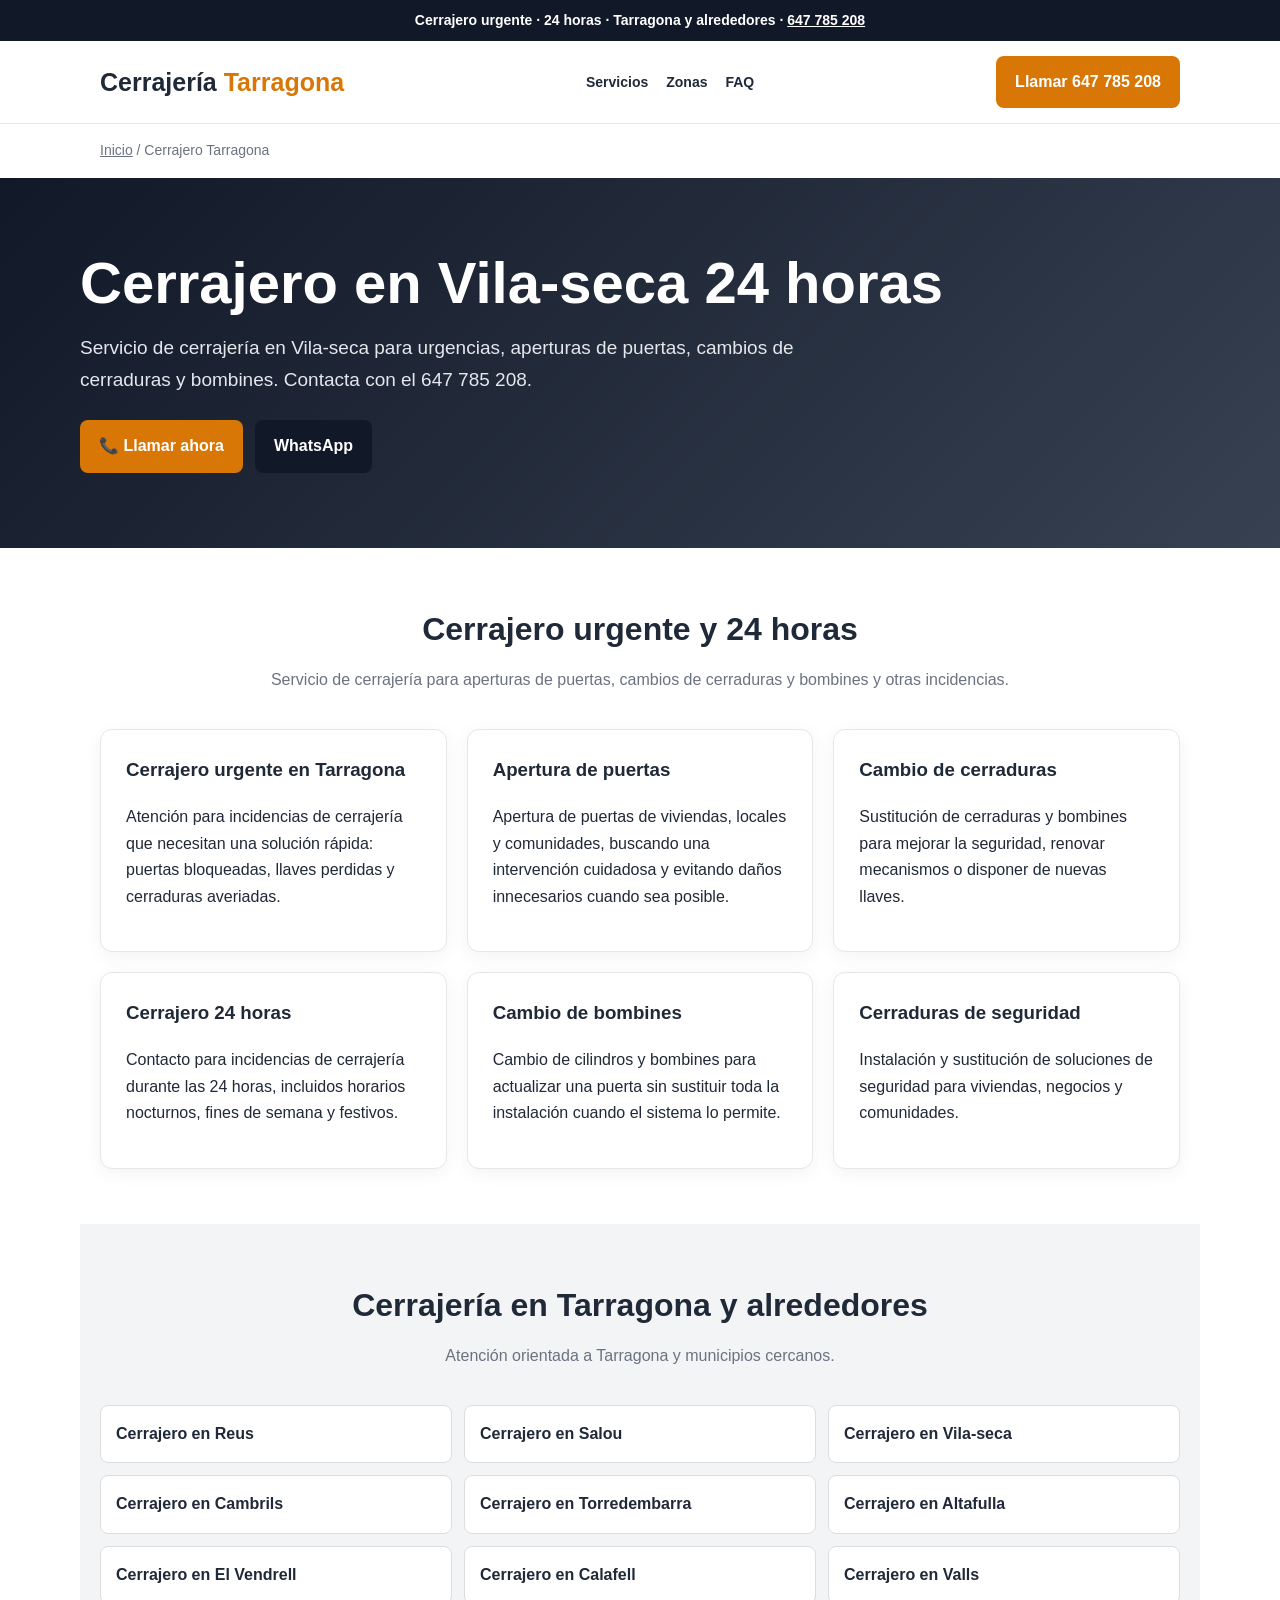
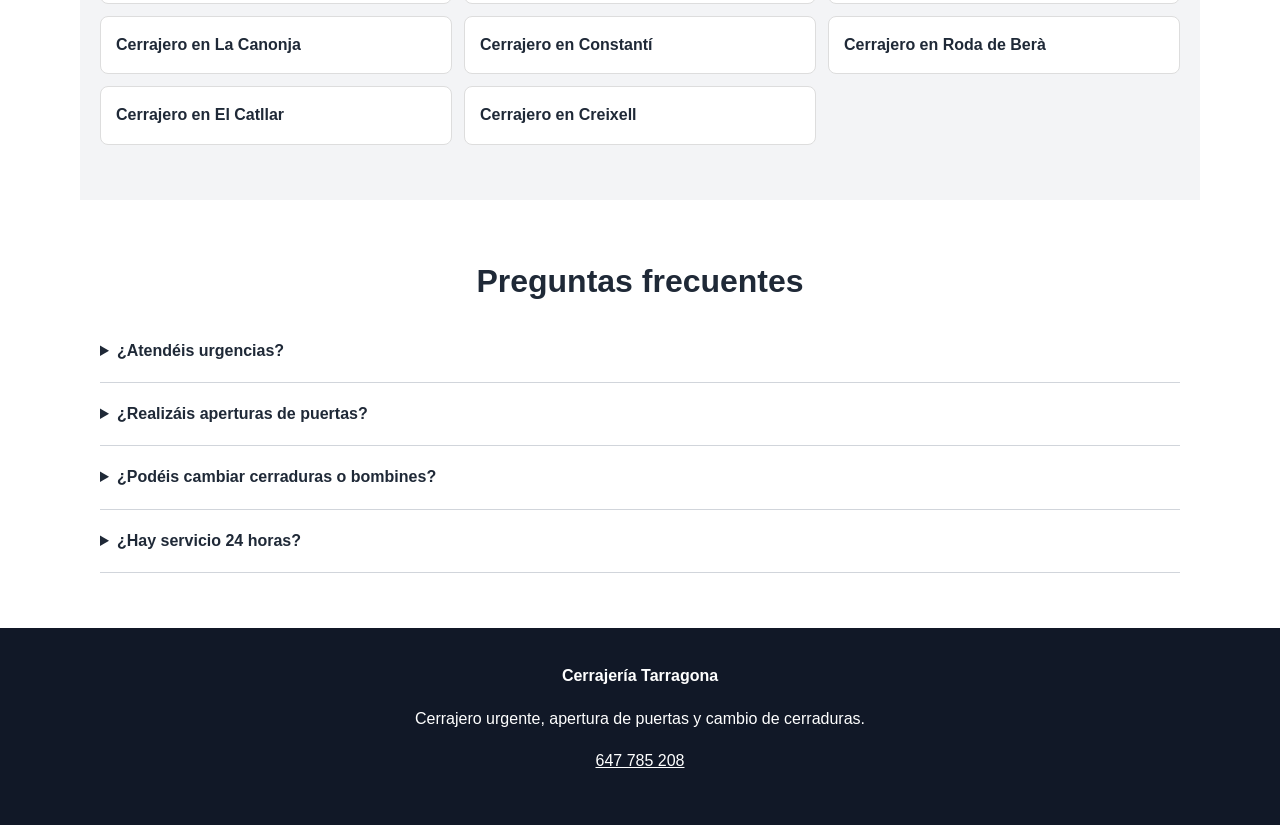
<file: barrios/vila-seca/index.html>
<!doctype html><html lang="es"><head><meta charset="utf-8"><meta name="viewport" content="width=device-width,initial-scale=1"><title>Cerrajero en Vila-seca 24 horas | Apertura y cambio de cerraduras</title><meta name="description" content="Cerrajero en Vila-seca y alrededores. Servicio urgente 24 horas, apertura de puertas, cambio de cerraduras y bombines. Teléfono 647 785 208."><link rel="canonical" href="https://cerrajeria-tarragona.github.io/cerrajero/barrios/vila-seca/"><meta name="robots" content="index,follow"><meta property="og:title" content="Cerrajero en Vila-seca 24 horas | Apertura y cambio de cerraduras"><meta property="og:description" content="Cerrajero en Vila-seca y alrededores. Servicio urgente 24 horas, apertura de puertas, cambio de cerraduras y bombines. Teléfono 647 785 208."><meta property="og:url" content="https://cerrajeria-tarragona.github.io/cerrajero/barrios/vila-seca/"><link rel="stylesheet" href="../../style.css"><script type="application/ld+json">{"@context": "https://schema.org", "@type": "Locksmith", "name": "Cerrajero Tarragona", "url": "https://cerrajeria-tarragona.github.io/cerrajero/barrios/vila-seca/", "telephone": "+34647785208", "areaServed": {"@type": "City", "name": "Vila-seca"}}</script></head><body><div class="top">Cerrajero urgente · 24 horas · Tarragona y alrededores · <a href="tel:+34647785208">647 785 208</a></div><header><nav class="nav"><a class="logo" href="https://cerrajeria-tarragona.github.io/cerrajero/">Cerrajería <span>Tarragona</span></a><div class="navlinks"><a href="https://cerrajeria-tarragona.github.io/cerrajero/#servicios">Servicios</a><a href="https://cerrajeria-tarragona.github.io/cerrajero/#zonas">Zonas</a><a href="https://cerrajeria-tarragona.github.io/cerrajero/#faq">FAQ</a></div><a class="btn" href="tel:+34647785208">Llamar 647 785 208</a></nav></header><div class="breadcrumb"><a href="../../">Inicio</a> / Cerrajero Tarragona</div><section class="hero"><div class="hero-inner"><h1>Cerrajero en Vila-seca 24 horas</h1><p>Servicio de cerrajería en Vila-seca para urgencias, aperturas de puertas, cambios de cerraduras y bombines. Contacta con el 647 785 208.</p><div class="actions"><a class="btn" href="tel:+34647785208">📞 Llamar ahora</a><a class="btn dark" href="https://wa.me/34647785208">WhatsApp</a></div></div></section><section class="section" id="servicios"><h2>Cerrajero urgente y 24 horas</h2><p class="lead">Servicio de cerrajería para aperturas de puertas, cambios de cerraduras y bombines y otras incidencias.</p><div class="grid"><article class="card"><h3>Cerrajero urgente en Tarragona</h3><p>Atención para incidencias de cerrajería que necesitan una solución rápida: puertas bloqueadas, llaves perdidas y cerraduras averiadas.</p></article><article class="card"><h3>Apertura de puertas</h3><p>Apertura de puertas de viviendas, locales y comunidades, buscando una intervención cuidadosa y evitando daños innecesarios cuando sea posible.</p></article><article class="card"><h3>Cambio de cerraduras</h3><p>Sustitución de cerraduras y bombines para mejorar la seguridad, renovar mecanismos o disponer de nuevas llaves.</p></article><article class="card"><h3>Cerrajero 24 horas</h3><p>Contacto para incidencias de cerrajería durante las 24 horas, incluidos horarios nocturnos, fines de semana y festivos.</p></article><article class="card"><h3>Cambio de bombines</h3><p>Cambio de cilindros y bombines para actualizar una puerta sin sustituir toda la instalación cuando el sistema lo permite.</p></article><article class="card"><h3>Cerraduras de seguridad</h3><p>Instalación y sustitución de soluciones de seguridad para viviendas, negocios y comunidades.</p></article></div></section><section class="section band" id="zonas"><h2>Cerrajería en Tarragona y alrededores</h2><p class="lead">Atención orientada a Tarragona y municipios cercanos.</p><div class="local-grid"><a href="https://cerrajeria-tarragona.github.io/cerrajero/barrios/reus/">Cerrajero en Reus</a><a href="https://cerrajeria-tarragona.github.io/cerrajero/barrios/salou/">Cerrajero en Salou</a><a href="https://cerrajeria-tarragona.github.io/cerrajero/barrios/vila-seca/">Cerrajero en Vila-seca</a><a href="https://cerrajeria-tarragona.github.io/cerrajero/barrios/cambrils/">Cerrajero en Cambrils</a><a href="https://cerrajeria-tarragona.github.io/cerrajero/barrios/torredembarra/">Cerrajero en Torredembarra</a><a href="https://cerrajeria-tarragona.github.io/cerrajero/barrios/altafulla/">Cerrajero en Altafulla</a><a href="https://cerrajeria-tarragona.github.io/cerrajero/barrios/el-vendrell/">Cerrajero en El Vendrell</a><a href="https://cerrajeria-tarragona.github.io/cerrajero/barrios/calafell/">Cerrajero en Calafell</a><a href="https://cerrajeria-tarragona.github.io/cerrajero/barrios/valls/">Cerrajero en Valls</a><a href="https://cerrajeria-tarragona.github.io/cerrajero/barrios/la-canonja/">Cerrajero en La Canonja</a><a href="https://cerrajeria-tarragona.github.io/cerrajero/barrios/constanti/">Cerrajero en Constantí</a><a href="https://cerrajeria-tarragona.github.io/cerrajero/barrios/roda-de-bera/">Cerrajero en Roda de Berà</a><a href="https://cerrajeria-tarragona.github.io/cerrajero/barrios/el-catllar/">Cerrajero en El Catllar</a><a href="https://cerrajeria-tarragona.github.io/cerrajero/barrios/creixell/">Cerrajero en Creixell</a></div></section><section class="section faq" id="faq"><h2>Preguntas frecuentes</h2><details><summary>¿Atendéis urgencias?</summary><p>Sí. Llama al 647 785 208 para consultar una intervención urgente.</p></details><details><summary>¿Realizáis aperturas de puertas?</summary><p>Sí, según el tipo de cerradura y la incidencia.</p></details><details><summary>¿Podéis cambiar cerraduras o bombines?</summary><p>Sí, realizamos cambios de cerraduras y bombines.</p></details><details><summary>¿Hay servicio 24 horas?</summary><p>Puedes llamar al 647 785 208 para consultar atención 24 horas.</p></details></section><footer><div class="footer-inner"><strong>Cerrajería Tarragona</strong><p>Cerrajero urgente, apertura de puertas y cambio de cerraduras.</p><p><a href="tel:+34647785208" style="color:#fff">647 785 208</a></p></div></footer><div class="sticky"><a class="call" href="tel:+34647785208">📞 Llamar</a><a class="wa" href="https://wa.me/34647785208">WhatsApp</a></div></body></html>
</file>
<file: style.css>
*{box-sizing:border-box}html{scroll-behavior:smooth}body{margin:0;font-family:Arial,Helvetica,sans-serif;color:#1f2937;line-height:1.65;background:#fff}a{color:inherit}.top{background:#111827;color:#fff;text-align:center;padding:9px 15px;font-weight:700;font-size:14px}.top a{color:#fff}header{background:#fff;border-bottom:1px solid #e5e7eb;position:sticky;top:0;z-index:20}.nav{max-width:1120px;margin:auto;padding:15px 20px;display:flex;align-items:center;justify-content:space-between;gap:20px}.logo{font-size:25px;font-weight:800;text-decoration:none}.logo span{color:#d97706}.navlinks{display:flex;gap:18px}.navlinks a{text-decoration:none;font-weight:700;font-size:14px}.btn{display:inline-block;background:#d97706;color:#fff!important;text-decoration:none;padding:13px 19px;border-radius:8px;font-weight:800}.btn.dark{background:#111827}.hero{background:linear-gradient(135deg,#111827,#374151);color:#fff;padding:75px 20px}.hero-inner{max-width:1120px;margin:auto}.hero h1{font-size:clamp(34px,5vw,58px);line-height:1.05;margin:0 0 18px}.hero p{font-size:19px;max-width:760px;color:#e5e7eb}.actions{display:flex;gap:12px;flex-wrap:wrap;margin-top:25px}.section{max-width:1120px;margin:auto;padding:55px 20px}.section h2{text-align:center;font-size:32px;margin:0 0 12px}.lead{text-align:center;max-width:800px;margin:0 auto 35px;color:#6b7280}.grid{display:grid;grid-template-columns:repeat(3,1fr);gap:20px}.card{padding:25px;border:1px solid #e5e7eb;border-radius:12px;background:#fff;box-shadow:0 4px 18px rgba(0,0,0,.05)}.card h3{margin-top:0}.band{background:#f3f4f6}.faq details{padding:18px 0;border-bottom:1px solid #d1d5db}.faq summary{font-weight:800;cursor:pointer}.local-grid{display:grid;grid-template-columns:repeat(3,1fr);gap:12px}.local-grid a{padding:15px;border:1px solid #ddd;border-radius:8px;text-decoration:none;font-weight:700;background:#fff}footer{background:#111827;color:#fff;padding:35px 20px;text-align:center}.footer-inner{max-width:1120px;margin:auto}.sticky{display:none;position:fixed;bottom:0;left:0;right:0;background:#111827;padding:10px;z-index:30;gap:8px}.sticky a{flex:1;text-align:center;padding:12px;border-radius:7px;text-decoration:none;font-weight:800}.sticky .call{background:#d97706;color:#fff}.sticky .wa{background:#16a34a;color:#fff}.breadcrumb{max-width:1120px;margin:auto;padding:15px 20px;font-size:14px;color:#6b7280}@media(max-width:800px){.grid,.local-grid{grid-template-columns:1fr 1fr}.navlinks{display:none}.hero{padding:55px 20px}}@media(max-width:520px){.grid,.local-grid{grid-template-columns:1fr}.sticky{display:flex}.hero h1{font-size:38px}.section{padding:42px 18px}.nav{padding:13px 16px}}
</file>
